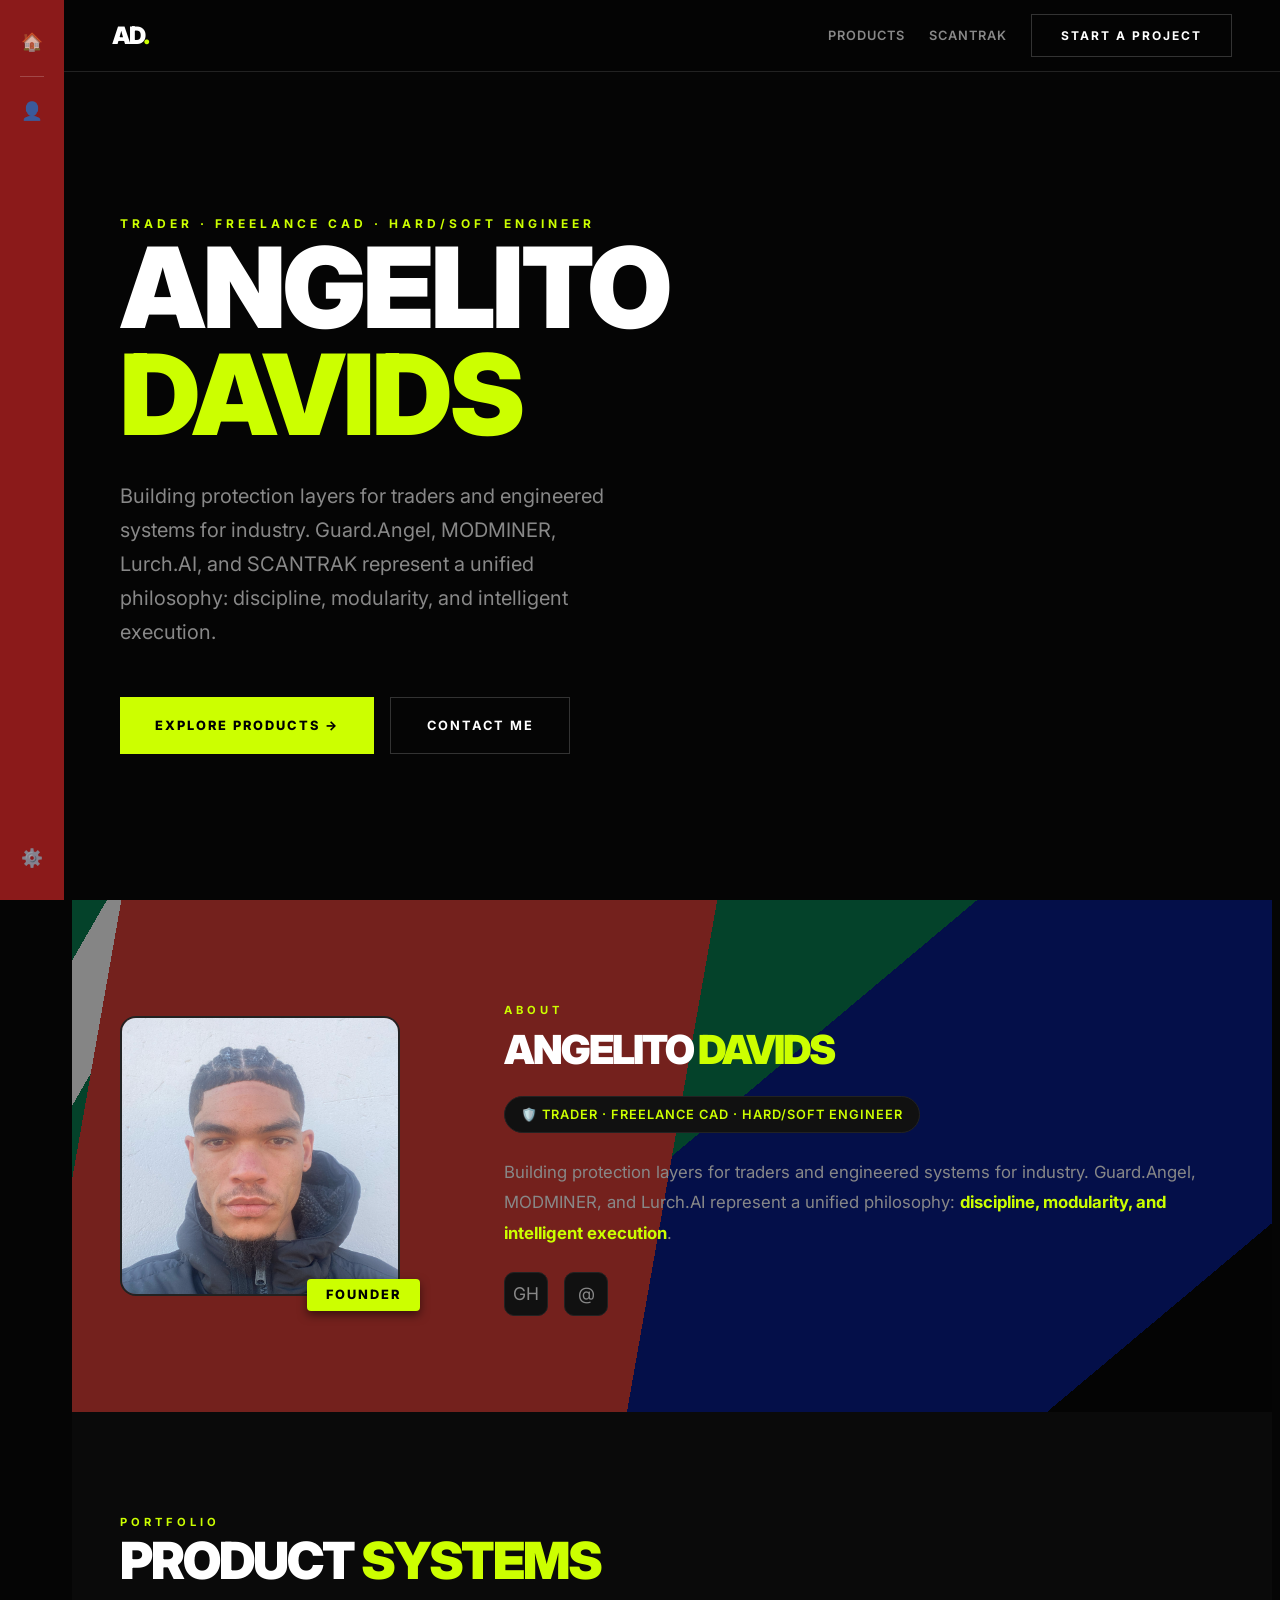
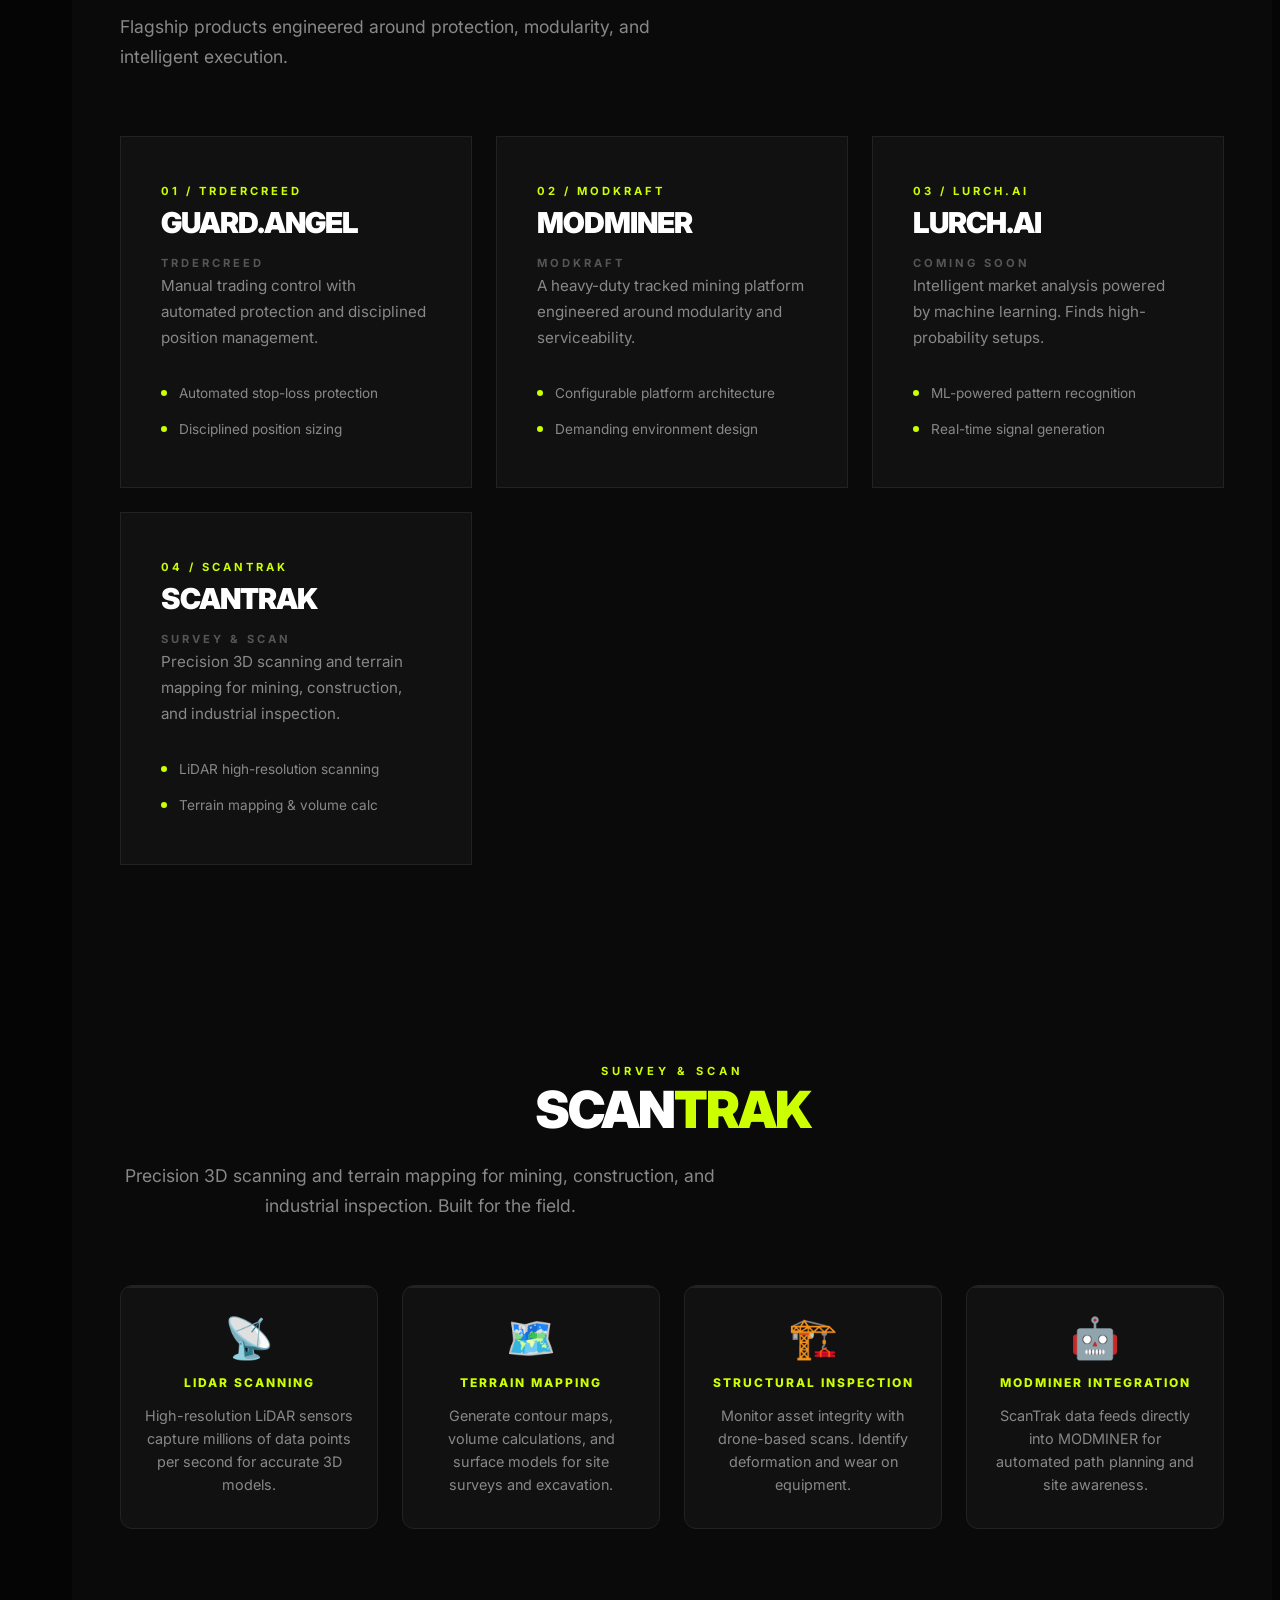
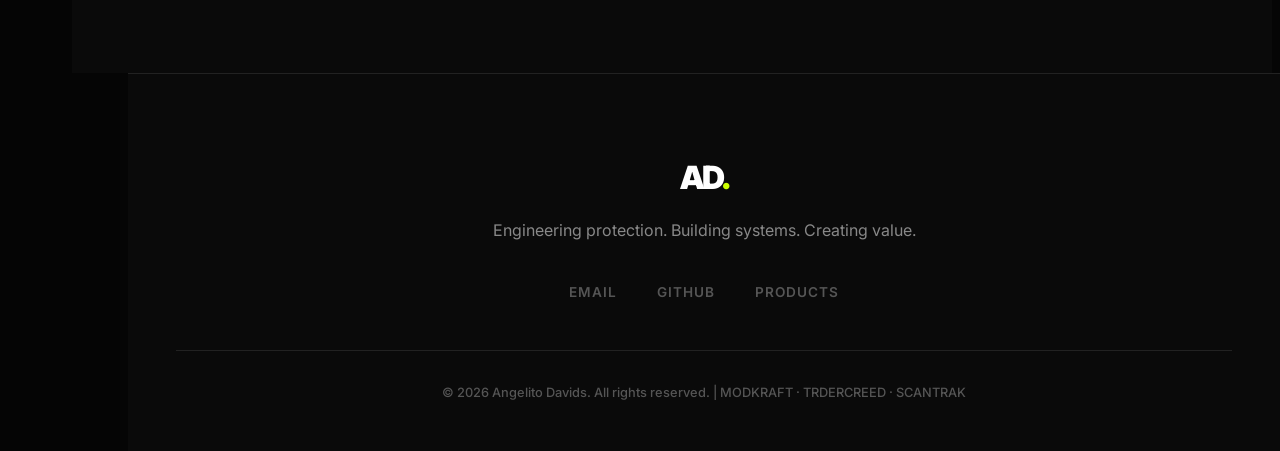
<file: index.html>
<!DOCTYPE html>
<html lang="en">
<head>
    <meta charset="UTF-8">
    <meta name="viewport" content="width=device-width, initial-scale=1.0">
    <title>Angelito Davids | Guard.Angel · MODMINER · Lurch.AI · SCANTRAK</title>
    <link rel="icon" href="data:image/svg+xml,<svg xmlns=%22http://www.w3.org/2000/svg%22 viewBox=%220 0 100 100%22><text y=%22.9em%22 font-size=%2290%22>🛡️</text></svg>">
    <link rel="preconnect" href="https://fonts.googleapis.com">
    <link rel="preconnect" href="https://fonts.gstatic.com" crossorigin>
    <link href="https://fonts.googleapis.com/css2?family=Inter:wght@300;400;500;600;700;800;900&display=swap" rel="stylesheet">
    
    <style>
        :root {
            --bg: #050505;
            --bg-elevated: #0a0a0a;
            --surface: #111111;
            --surface-hover: #1a1a1a;
            --lime: #ccff00;
            --text: #ffffff;
            --text-dim: #888888;
            --text-muted: #555555;
            --border: #222222;
            --border-light: #333333;
            --red-sidebar: #8b1a1a;
        }
        * { margin: 0; padding: 0; box-sizing: border-box; }
        html { scroll-behavior: smooth; }

        body {
            font-family: 'Inter', sans-serif;
            background: var(--bg);
            color: var(--text);
            line-height: 1.5;
            overflow-x: hidden;
        }

        .sidebar {
            position: fixed;
            left: 0; top: 0; bottom: 0;
            width: 64px;
            background: var(--red-sidebar);
            z-index: 1000;
            display: flex;
            flex-direction: column;
            align-items: center;
            padding: 1.5rem 0;
            gap: 1.5rem;
        }
        .sidebar-icon {
            width: 36px; height: 36px;
            display: flex; align-items: center; justify-content: center;
            border-radius: 8px;
            color: rgba(255,255,255,0.7);
            font-size: 1.1rem;
            cursor: pointer;
            transition: all 0.2s;
        }
        .sidebar-icon:hover { background: rgba(255,255,255,0.1); color: #fff; }
        .sidebar-top { display: flex; flex-direction: column; gap: 0.5rem; align-items: center; }
        .sidebar-divider { width: 24px; height: 1px; background: rgba(255,255,255,0.2); margin: 0.5rem 0; }
        .sidebar-bottom { margin-top: auto; display: flex; flex-direction: column; gap: 0.5rem; align-items: center; }

        .main { margin-left: 64px; }

        .navbar {
            position: fixed;
            top: 0; left: 64px; right: 0;
            height: 72px;
            background: rgba(5,5,5,0.9);
            backdrop-filter: blur(20px);
            border-bottom: 1px solid var(--border);
            z-index: 999;
            display: flex;
            align-items: center;
            justify-content: space-between;
            padding: 0 3rem;
        }
        .navbar .logo { font-size: 1.5rem; font-weight: 900; letter-spacing: -2px; color: #fff; }
        .navbar .logo span { color: var(--lime); }
        .nav-links { display: flex; align-items: center; gap: 1.5rem; }
        .nav-link { color: var(--text-dim); text-decoration: none; font-size: 0.8rem; font-weight: 600; transition: color 0.3s; text-transform: uppercase; letter-spacing: 1px; }
        .nav-link:hover { color: var(--lime); }
        .nav-cta {
            padding: 0.7rem 1.8rem;
            border: 1px solid var(--border-light);
            background: transparent;
            color: #fff;
            font-size: 0.75rem;
            font-weight: 700;
            letter-spacing: 2px;
            text-transform: uppercase;
            text-decoration: none;
            transition: all 0.3s;
        }
        .nav-cta:hover { border-color: var(--lime); color: var(--lime); }

        .hero {
            min-height: 100vh;
            display: flex;
            align-items: center;
            padding: 8rem 3rem 4rem;
            background: var(--bg);
        }
        .hero-content { max-width: 900px; }
        .hero-label { font-size: 0.75rem; font-weight: 700; letter-spacing: 4px; text-transform: uppercase; color: var(--lime); margin-bottom: 1.5rem; }
        .hero-title { font-size: clamp(3.5rem, 9vw, 7rem); font-weight: 900; line-height: 0.95; letter-spacing: -3px; margin-bottom: 2rem; }
        .hero-title .white { color: #fff; display: block; }
        .hero-title .lime { color: var(--lime); display: block; }
        .hero-subtitle { font-size: clamp(1rem, 2vw, 1.25rem); color: var(--text-dim); max-width: 520px; line-height: 1.7; margin-bottom: 3rem; }
        .hero-buttons { display: flex; gap: 1rem; flex-wrap: wrap; }
        .btn-lime {
            display: inline-flex; align-items: center; gap: 0.75rem;
            padding: 1.1rem 2.2rem; background: var(--lime); color: #000;
            font-size: 0.8rem; font-weight: 800; letter-spacing: 2px;
            text-transform: uppercase; text-decoration: none; border: none;
            cursor: pointer; transition: all 0.3s;
        }
        .btn-lime:hover { background: #d4ff1a; transform: translateY(-2px); box-shadow: 0 10px 40px rgba(204,255,0,0.2); }
        .btn-dark {
            display: inline-flex; align-items: center; gap: 0.75rem;
            padding: 1.1rem 2.2rem; background: transparent; color: #fff;
            font-size: 0.8rem; font-weight: 700; letter-spacing: 2px;
            text-transform: uppercase; text-decoration: none;
            border: 1px solid var(--border-light); cursor: pointer; transition: all 0.3s;
        }
        .btn-dark:hover { border-color: var(--lime); color: var(--lime); }

        .profile-section {
            background: var(--bg-elevated);
            padding: 6rem 3rem;
            position: relative;
            overflow: hidden;
        }

        /* ABSOLUTE FINAL: CSS DRAWN SA FLAG - 0 IMAGES REQUIRED */
        .profile-section::before {
            content: '';
            position: absolute;
            top: -50%;
            left: -50%;
            width: 200%;
            height: 200%;
            background: 
                linear-gradient(115deg, transparent 35%, #de3831 35%, #de3831 50%, transparent 50%),
                linear-gradient(155deg, transparent 50%, #001489 50%, #001489 65%, transparent 65%),
                linear-gradient(135deg, transparent 30%, #000 30%, #000 32%, transparent 32%),
                linear-gradient(135deg, transparent 33%, #fff 33%, #fff 35%, transparent 35%),
                linear-gradient(135deg, transparent 36%, #ffb612 36%, #ffb612 38%, transparent 38%),
                linear-gradient(180deg, #007a4b 50%, #000 50%);
            background-size: 100% 100%;
            transform: rotate(-15deg) scale(1.5);
            pointer-events: none;
            z-index: 0;
            opacity: 0.5;
        }

        .profile-inner {
            position: relative; z-index: 1;
            max-width: 1200px; margin: 0 auto;
            display: grid; grid-template-columns: 320px 1fr;
            gap: 4rem; align-items: center;
        }

        .profile-image-wrap {
            position: relative;
            display: inline-block;
        }
        .profile-image {
            width: 280px; height: 280px;
            border-radius: 16px;
            object-fit: cover;
            border: 2px solid var(--border);
            display: block;
        }
        .profile-image-badge {
            position: absolute; 
            bottom: -15px; right: 20px;
            background: var(--lime); color: #000;
            padding: 0.4rem 1.2rem; font-size: 0.8rem; font-weight: 800;
            letter-spacing: 2px; text-transform: uppercase; border-radius: 4px;
            box-shadow: 0 4px 10px rgba(0,0,0,0.5);
        }

        .profile-text h2 { font-size: 2.5rem; font-weight: 900; letter-spacing: -2px; margin-bottom: 1rem; }
        .profile-text h2 span { color: var(--lime); }
        .profile-text p { color: var(--text-dim); line-height: 1.8; font-size: 1.05rem; margin-bottom: 1.5rem; }
        .profile-role {
            display: inline-flex; align-items: center; gap: 0.5rem;
            background: var(--surface); border: 1px solid var(--border);
            padding: 0.5rem 1rem; border-radius: 100px;
            font-size: 0.8rem; color: var(--lime);
            font-weight: 600; letter-spacing: 1px; margin-bottom: 1.5rem;
        }
        .profile-socials { display: flex; gap: 1rem; margin-top: 1.5rem; }
        .profile-socials a {
            width: 44px; height: 44px; border-radius: 10px;
            background: var(--surface); border: 1px solid var(--border);
            display: flex; align-items: center; justify-content: center;
            color: var(--text-dim); text-decoration: none; font-size: 1.1rem; transition: all 0.3s;
        }
        .profile-socials a:hover { border-color: var(--lime); color: var(--lime); transform: translateY(-2px); }

        section { padding: 6rem 3rem; max-width: 1200px; margin: 0 auto; }
        .section-label { font-size: 0.7rem; font-weight: 700; letter-spacing: 4px; text-transform: uppercase; color: var(--lime); margin-bottom: 1.5rem; }
        .section-title { font-size: clamp(2rem, 4vw, 3.5rem); font-weight: 900; letter-spacing: -2px; line-height: 1.1; margin-bottom: 1.5rem; }
        .section-title .lime { color: var(--lime); }
        .section-desc { color: var(--text-dim); font-size: 1.1rem; line-height: 1.7; max-width: 600px; }

        .products { background: var(--bg-elevated); }
        .products-grid { display: grid; grid-template-columns: repeat(auto-fit, minmax(320px, 1fr)); gap: 1.5rem; margin-top: 4rem; }
        .product-card {
            background: var(--surface); border: 1px solid var(--border);
            padding: 2.5rem; transition: all 0.4s ease; position: relative;
        }
        .product-card::before { content: ''; position: absolute; top: 0; left: 0; width: 100%; height: 2px; background: var(--lime); transform: scaleX(0); transform-origin: left; transition: transform 0.4s ease; }
        .product-card:hover::before { transform: scaleX(1); }
        .product-card:hover { border-color: var(--border-light); background: var(--surface-hover); }
        .product-number { font-size: 0.7rem; font-weight: 700; letter-spacing: 3px; color: var(--lime); margin-bottom: 1rem; }
        .product-card h3 { font-size: 1.8rem; font-weight: 900; letter-spacing: -1px; margin-bottom: 0.3rem; }
        .product-card .brand { font-size: 0.7rem; font-weight: 700; letter-spacing: 3px; color: var(--text-muted); text-transform: uppercase; margin-bottom: 1.5rem; }
        .product-card p { color: var(--text-dim); line-height: 1.7; font-size: 0.95rem; margin-bottom: 1.5rem; }
        .product-features li { padding: 0.5rem 0; color: var(--text-dim); font-size: 0.85rem; display: flex; align-items: center; gap: 0.75rem; }
        .product-features li::before { content: ''; width: 6px; height: 6px; background: var(--lime); border-radius: 50%; }

        .scantrak-section { background: var(--bg-elevated); padding: 6rem 3rem; }
        .scantrak-header { text-align: center; margin-bottom: 4rem; }
        .scantrak-grid { display: grid; grid-template-columns: repeat(4, 1fr); gap: 1.5rem; margin-bottom: 3rem; }
        .scantrak-card {
            background: var(--surface); border: 1px solid var(--border); border-radius: 12px;
            padding: 2rem 1.5rem; text-align: center; transition: all 0.3s; position: relative; overflow: hidden;
        }
        .scantrak-card::before { content: ''; position: absolute; top: 0; left: 0; right: 0; height: 2px; background: var(--border); transition: all 0.3s; }
        .scantrak-card:hover::before { background: var(--lime); box-shadow: 0 0 15px rgba(204,255,0,0.2); }
        .scantrak-card:hover { border-color: var(--border-light); transform: translateY(-4px); }
        .scantrak-icon { font-size: 2.5rem; margin-bottom: 1rem; line-height: 1; }
        .scantrak-card h4 { font-size: 0.75rem; font-weight: 800; letter-spacing: 2px; text-transform: uppercase; color: var(--lime); margin-bottom: 0.75rem; }
        .scantrak-card p { color: var(--text-dim); font-size: 0.9rem; line-height: 1.6; }

        .fade-up { opacity: 0; transform: translateY(40px); transition: opacity 0.8s ease, transform 0.8s ease; }
        .fade-up.visible { opacity: 1; transform: translateY(0); }

        footer { background: var(--bg-elevated); border-top: 1px solid var(--border); padding: 5rem 3rem 3rem; margin-left: 64px; }
        .footer-inner { max-width: 1200px; margin: 0 auto; text-align: center; }
        .footer-logo { font-size: 2rem; font-weight: 900; letter-spacing: -2px; color: #fff; margin-bottom: 1rem; }
        .footer-logo span { color: var(--lime); }
        .footer-links { display: flex; justify-content: center; gap: 2.5rem; margin-bottom: 3rem; flex-wrap: wrap; }
        .footer-links a { color: var(--text-muted); text-decoration: none; font-size: 0.85rem; font-weight: 600; letter-spacing: 1px; text-transform: uppercase; transition: color 0.3s; }
        .footer-links a:hover { color: var(--lime); }
        .footer-bottom { border-top: 1px solid var(--border); padding-top: 2rem; color: var(--text-muted); font-size: 0.8rem; font-weight: 500; }

        @media (max-width: 1024px) { .profile-inner { grid-template-columns: 1fr; text-align: center; } .profile-image-wrap { display: flex; justify-content: center; } .profile-socials { justify-content: center; } }
        @media (max-width: 900px) { .sidebar { display: none; } .main { margin-left: 0; } .navbar { left: 0; } .scantrak-grid { grid-template-columns: 1fr 1fr; } footer { margin-left: 0; } }
        @media (max-width: 600px) { .navbar { padding: 0 1.5rem; } section, .hero { padding: 4rem 1.5rem; } .hero { padding-top: 5rem; } .hero-buttons { flex-direction: column; } .btn-lime, .btn-dark { width: 100%; justify-content: center; } .scantrak-grid { grid-template-columns: 1fr; } }
    </style>
</head>
<body>
    <aside class="sidebar">
        <div class="sidebar-top">
            <div class="sidebar-icon active">🏠</div>
            <div class="sidebar-divider"></div>
            <div class="sidebar-icon">👤</div>
        </div>
        <div class="sidebar-bottom">
            <div class="sidebar-icon">⚙️</div>
        </div>
    </aside>

    <div class="main">
        <nav class="navbar">
            <div class="logo">AD<span>.</span></div>
            <div class="nav-links">
                <a href="#products" class="nav-link">Products</a>
                <a href="#scantrak" class="nav-link">ScanTrak</a>
                <a href="#contact" class="nav-cta">START A PROJECT</a>
            </div>
        </nav>

        <section class="hero">
            <div class="hero-content">
                <span class="hero-label">TRADER · FREELANCE CAD · HARD/SOFT ENGINEER</span>
                <h1 class="hero-title">
                    <span class="white">ANGELITO</span>
                    <span class="lime">DAVIDS</span>
                </h1>
                <p class="hero-subtitle">Building protection layers for traders and engineered systems for industry. Guard.Angel, MODMINER, Lurch.AI, and SCANTRAK represent a unified philosophy: discipline, modularity, and intelligent execution.</p>
                <div class="hero-buttons">
                    <a href="#products" class="btn-lime">Explore Products →</a>
                    <a href="#contact" class="btn-dark">Contact Me</a>
                </div>
            </div>
        </section>

        <section class="profile-section" id="profile">
            <div class="profile-inner">
                <div class="profile-image-wrap">
                    <img src="profile.png" alt="Angelito Davids" class="profile-image">
                    <div class="profile-image-badge">FOUNDER</div>
                </div>
                <div class="profile-text">
                    <span class="section-label">ABOUT</span>
                    <h2>ANGELITO <span>DAVIDS</span></h2>
                    <div class="profile-role">🛡️ TRADER · FREELANCE CAD · HARD/SOFT ENGINEER</div>
                    <p>Building protection layers for traders and engineered systems for industry. Guard.Angel, MODMINER, and Lurch.AI represent a unified philosophy: <strong style="color:var(--lime)">discipline, modularity, and intelligent execution</strong>.</p>
                    <div class="profile-socials">
                        <a href="https://github.com/AnglelitoDavidsdev">GH</a>
                        <a href="mailto:contact@anglelitodavids.com">@</a>
                    </div>
                </div>
            </div>
        </section>

        <section id="products" class="products">
            <div class="fade-up">
                <span class="section-label">PORTFOLIO</span>
                <h2 class="section-title">PRODUCT <span class="lime">SYSTEMS</span></h2>
                <p class="section-desc">Flagship products engineered around protection, modularity, and intelligent execution.</p>
            </div>
            <div class="products-grid">
                <div class="product-card fade-up">
                    <span class="product-number">01 / TRDERCREED</span>
                    <h3>GUARD.ANGEL</h3>
                    <span class="brand">TRDERCREED</span>
                    <p>Manual trading control with automated protection and disciplined position management.</p>
                    <ul class="product-features">
                        <li>Automated stop-loss protection</li>
                        <li>Disciplined position sizing</li>
                    </ul>
                </div>
                <div class="product-card fade-up">
                    <span class="product-number">02 / MODKRAFT</span>
                    <h3>MODMINER</h3>
                    <span class="brand">MODKRAFT</span>
                    <p>A heavy-duty tracked mining platform engineered around modularity and serviceability.</p>
                    <ul class="product-features">
                        <li>Configurable platform architecture</li>
                        <li>Demanding environment design</li>
                    </ul>
                </div>
                <div class="product-card fade-up">
                    <span class="product-number">03 / LURCH.AI</span>
                    <h3>LURCH.AI</h3>
                    <span class="brand">COMING SOON</span>
                    <p>Intelligent market analysis powered by machine learning. Finds high-probability setups.</p>
                    <ul class="product-features">
                        <li>ML-powered pattern recognition</li>
                        <li>Real-time signal generation</li>
                    </ul>
                </div>
                <div class="product-card fade-up">
                    <span class="product-number">04 / SCANTRAK</span>
                    <h3>SCANTRAK</h3>
                    <span class="brand">SURVEY & SCAN</span>
                    <p>Precision 3D scanning and terrain mapping for mining, construction, and industrial inspection.</p>
                    <ul class="product-features">
                        <li>LiDAR high-resolution scanning</li>
                        <li>Terrain mapping & volume calc</li>
                    </ul>
                </div>
            </div>
        </section>

        <section id="scantrak" class="scantrak-section">
            <div class="scantrak-header fade-up">
                <span class="section-label">SURVEY & SCAN</span>
                <h2 class="section-title">SCAN<span class="lime">TRAK</span></h2>
                <p class="section-desc">Precision 3D scanning and terrain mapping for mining, construction, and industrial inspection. Built for the field.</p>
            </div>
            <div class="scantrak-grid fade-up">
                <div class="scantrak-card">
                    <div class="scantrak-icon">📡</div>
                    <h4>LiDAR SCANNING</h4>
                    <p>High-resolution LiDAR sensors capture millions of data points per second for accurate 3D models.</p>
                </div>
                <div class="scantrak-card">
                    <div class="scantrak-icon">🗺️</div>
                    <h4>TERRAIN MAPPING</h4>
                    <p>Generate contour maps, volume calculations, and surface models for site surveys and excavation.</p>
                </div>
                <div class="scantrak-card">
                    <div class="scantrak-icon">🏗️</div>
                    <h4>STRUCTURAL INSPECTION</h4>
                    <p>Monitor asset integrity with drone-based scans. Identify deformation and wear on equipment.</p>
                </div>
                <div class="scantrak-card">
                    <div class="scantrak-icon">🤖</div>
                    <h4>MODMINER INTEGRATION</h4>
                    <p>ScanTrak data feeds directly into MODMINER for automated path planning and site awareness.</p>
                </div>
            </div>
        </section>

        <footer id="contact">
            <div class="footer-inner">
                <div class="footer-logo">AD<span>.</span></div>
                <p style="color:var(--text-dim); margin-bottom:2.5rem; font-size:1rem;">Engineering protection. Building systems. Creating value.</p>
                <div class="footer-links">
                    <a href="mailto:contact@anglelitodavids.com">Email</a>
                    <a href="https://github.com/AnglelitoDavidsdev">GitHub</a>
                    <a href="#products">Products</a>
                </div>
                <div class="footer-bottom">
                    <p>© 2026 Angelito Davids. All rights reserved. | MODKRAFT · TRDERCREED · SCANTRAK</p>
                </div>
            </div>
        </footer>
    </div>

    <script>
        const observer = new IntersectionObserver((entries) => {
            entries.forEach(entry => {
                if (entry.isIntersecting) entry.target.classList.add('visible');
            });
        }, { threshold: 0.1 });
        document.querySelectorAll('.fade-up').forEach(el => observer.observe(el));
    </script>
</body>
</html>
</file>
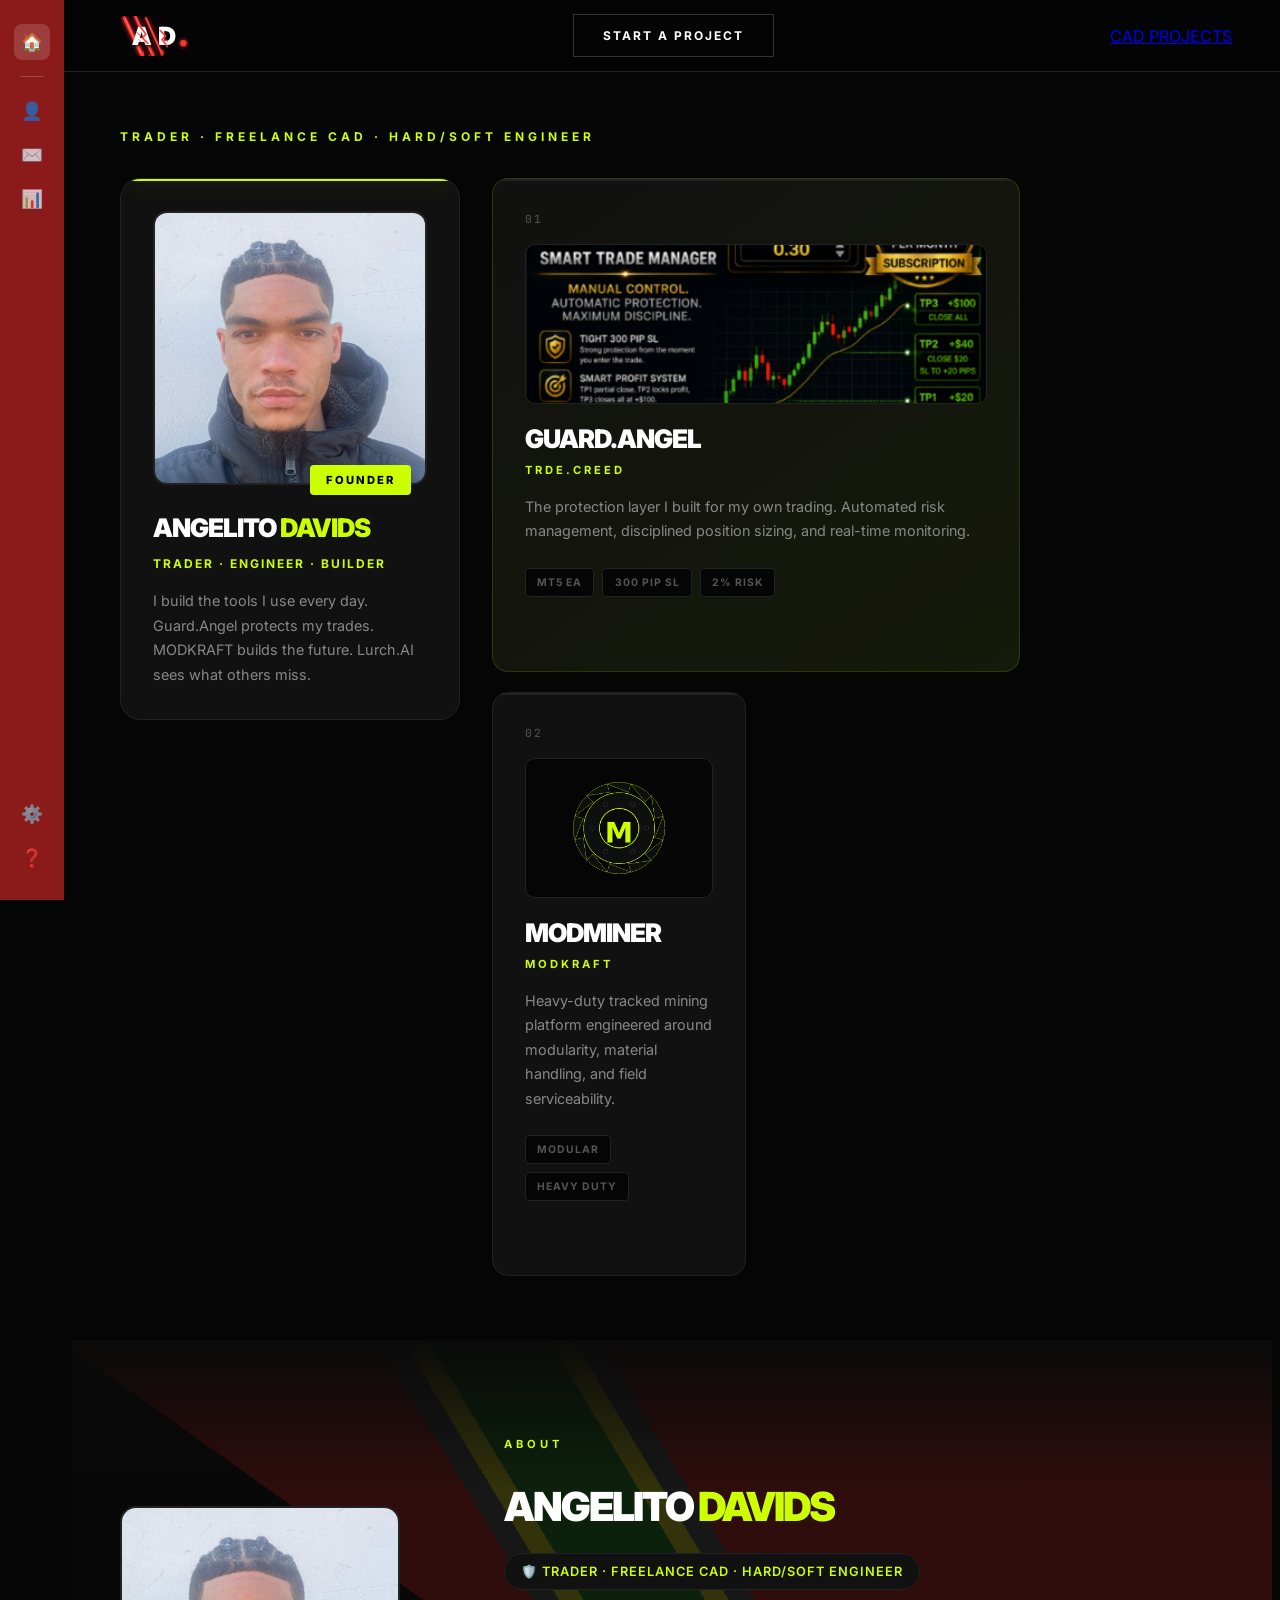
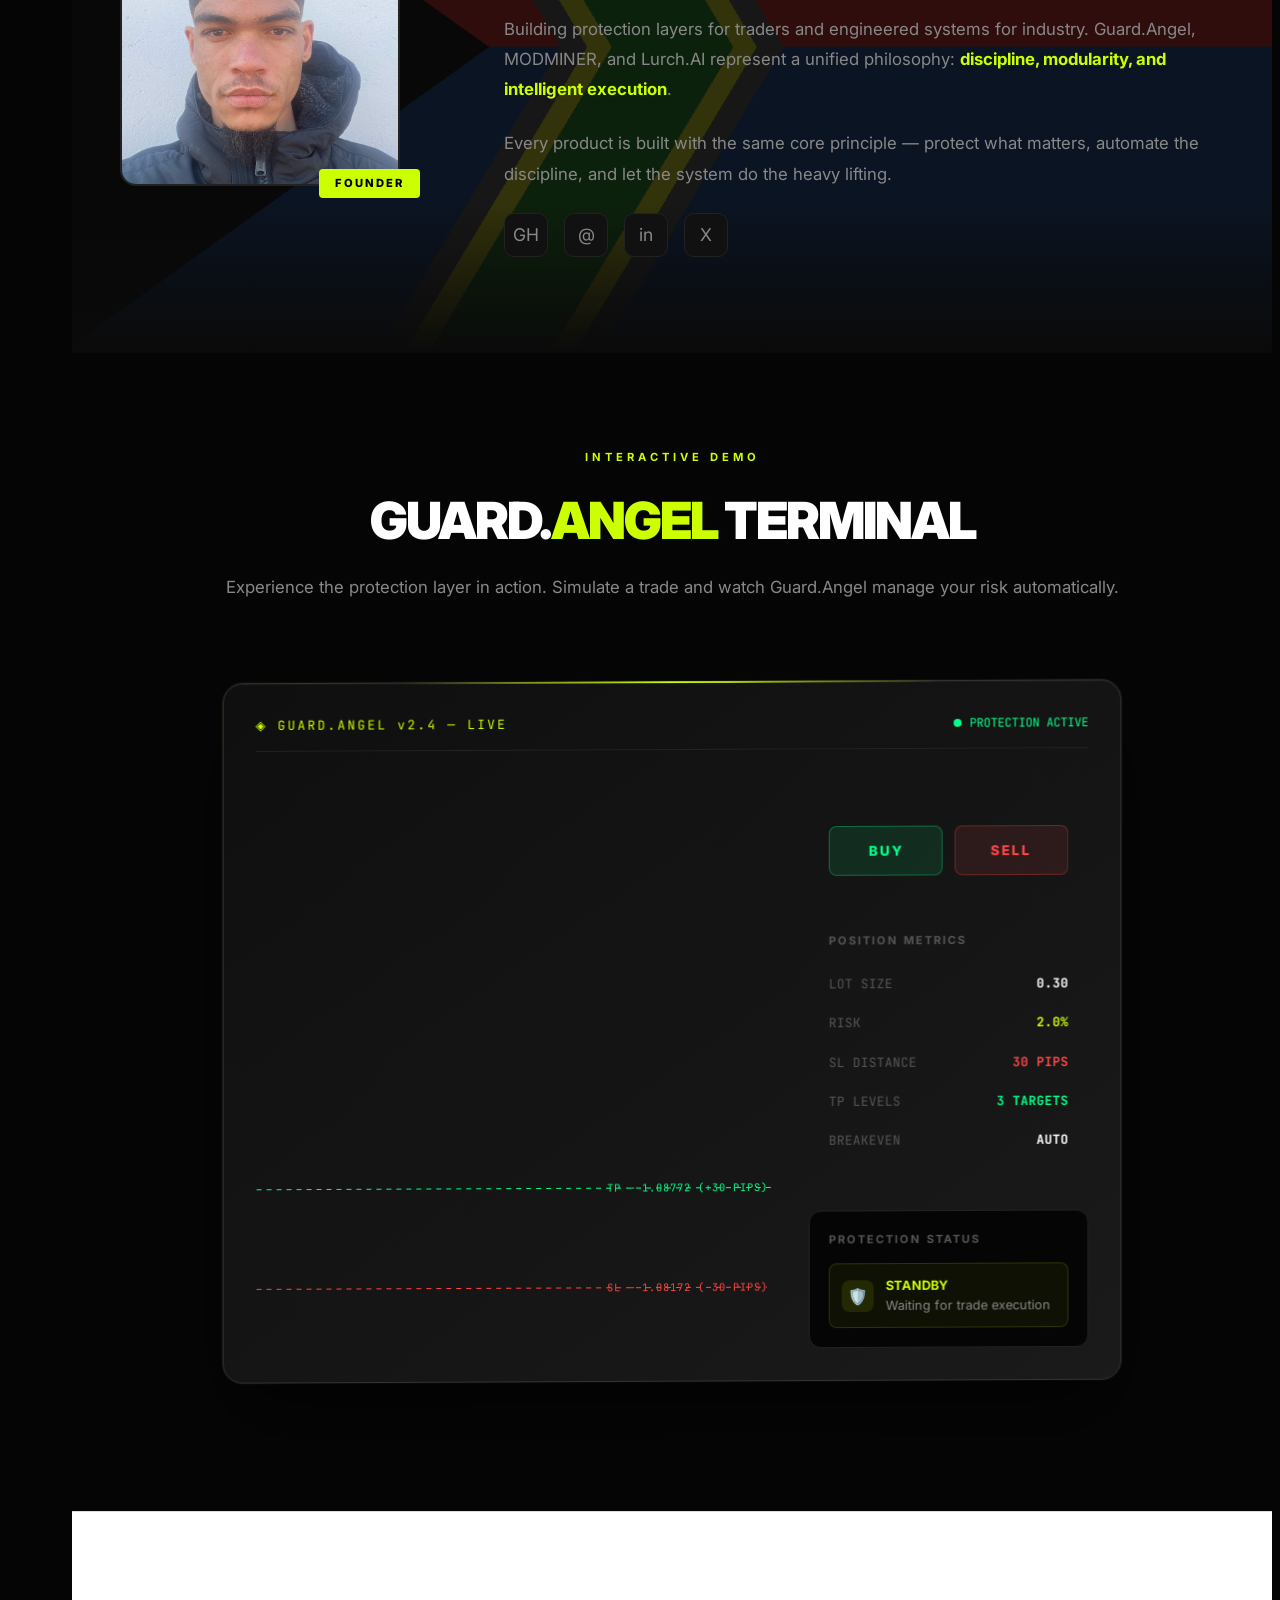
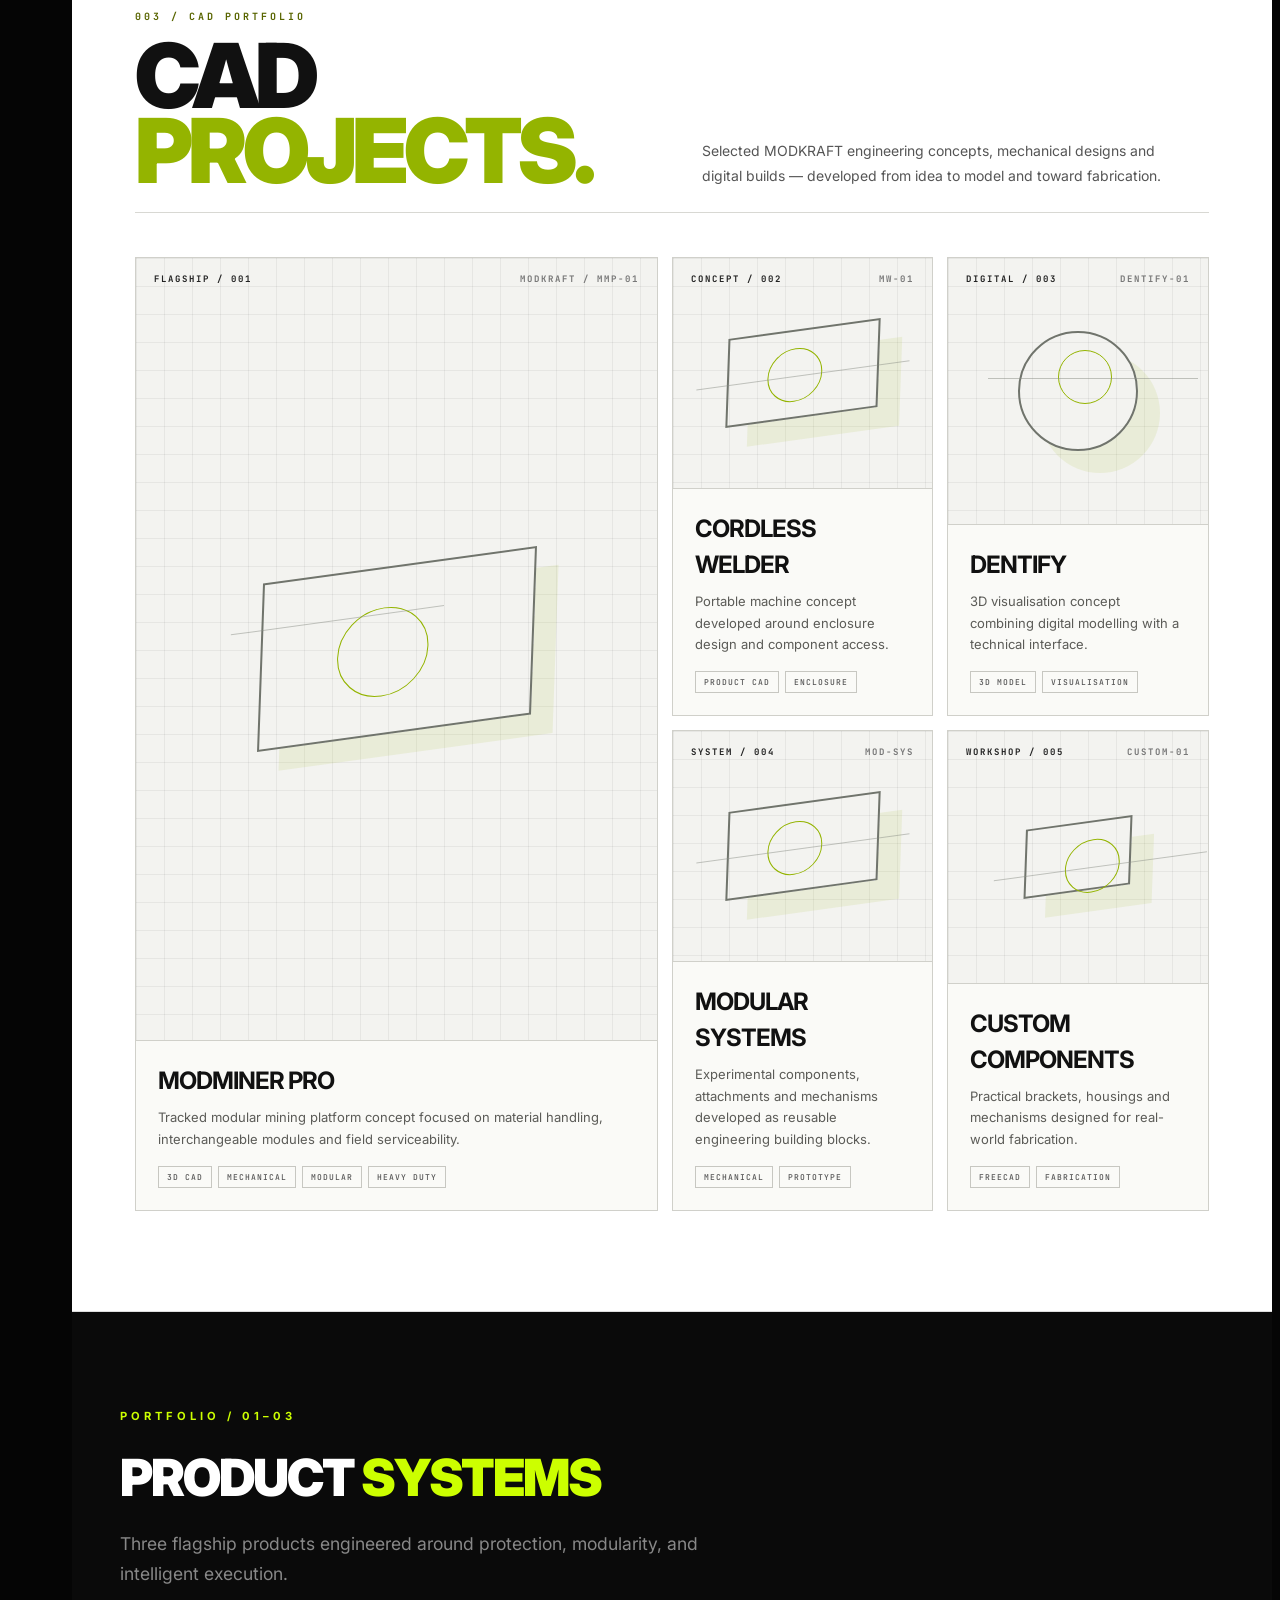
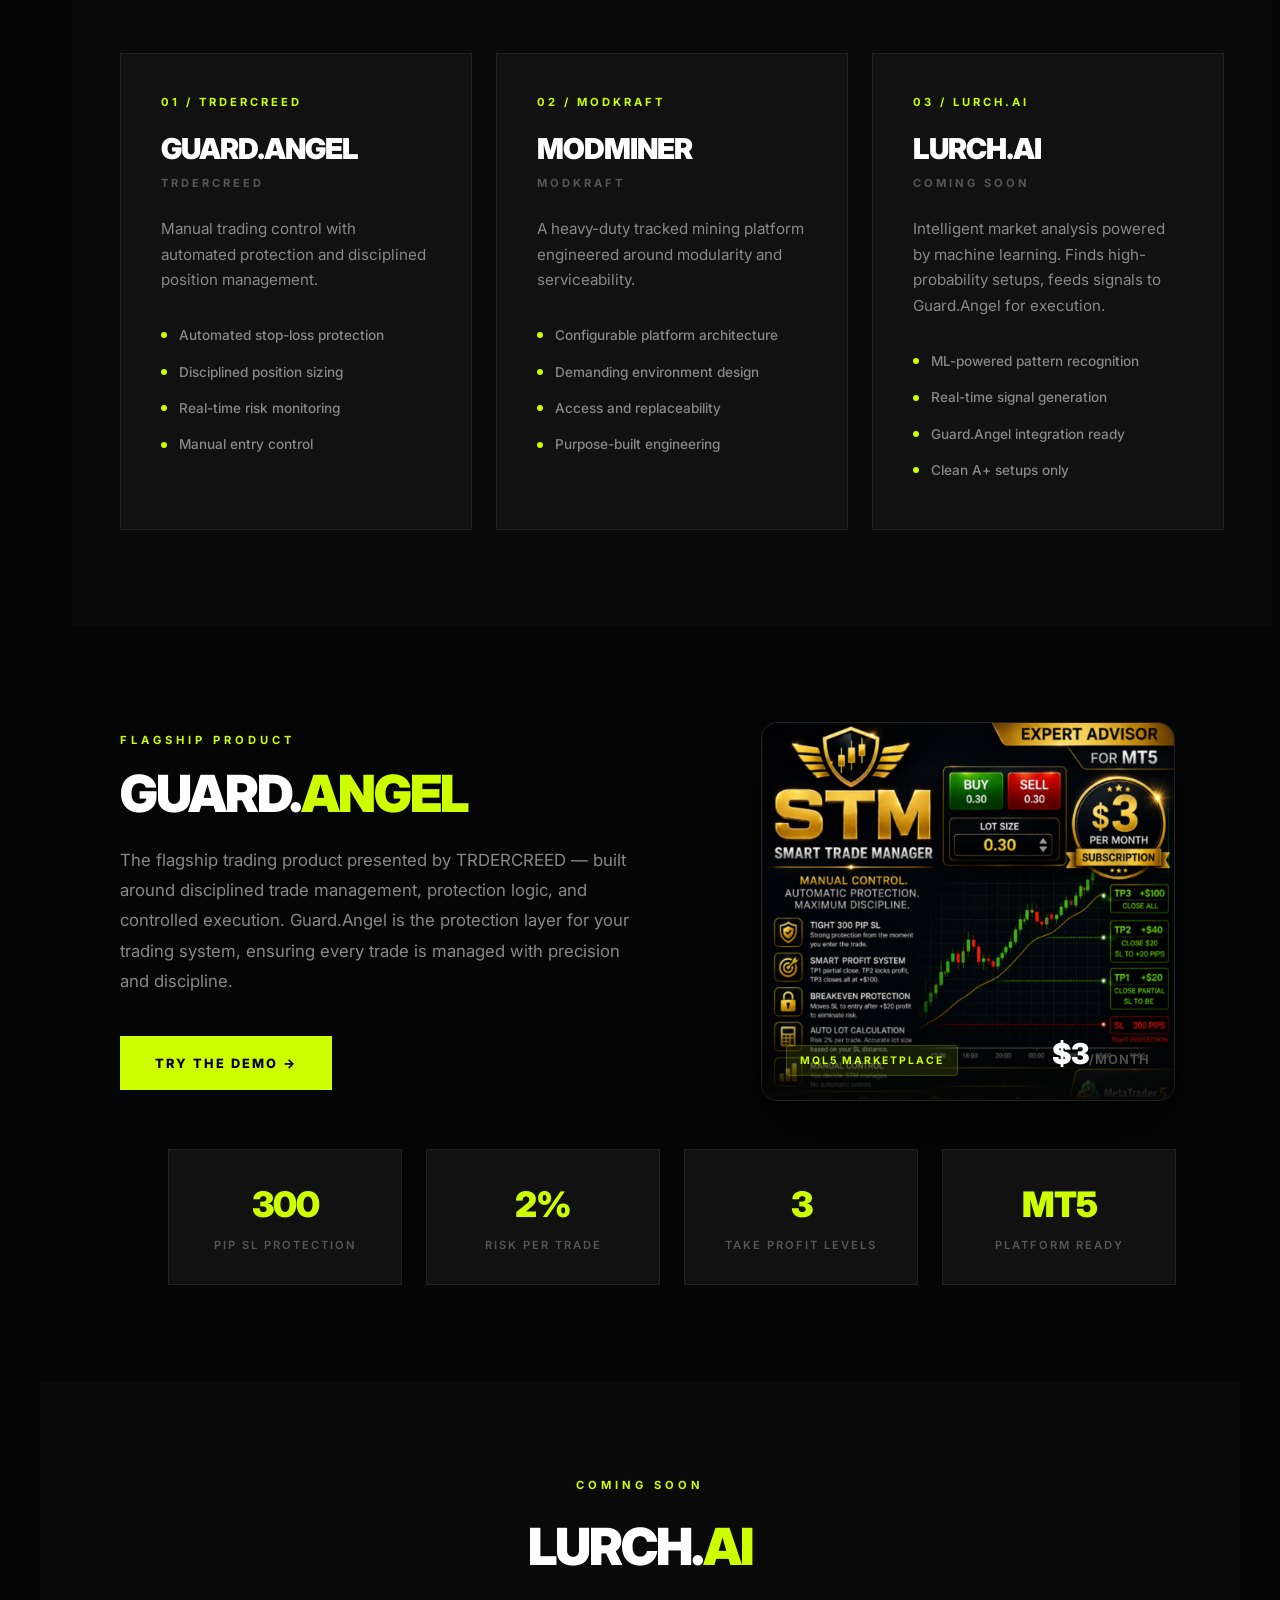
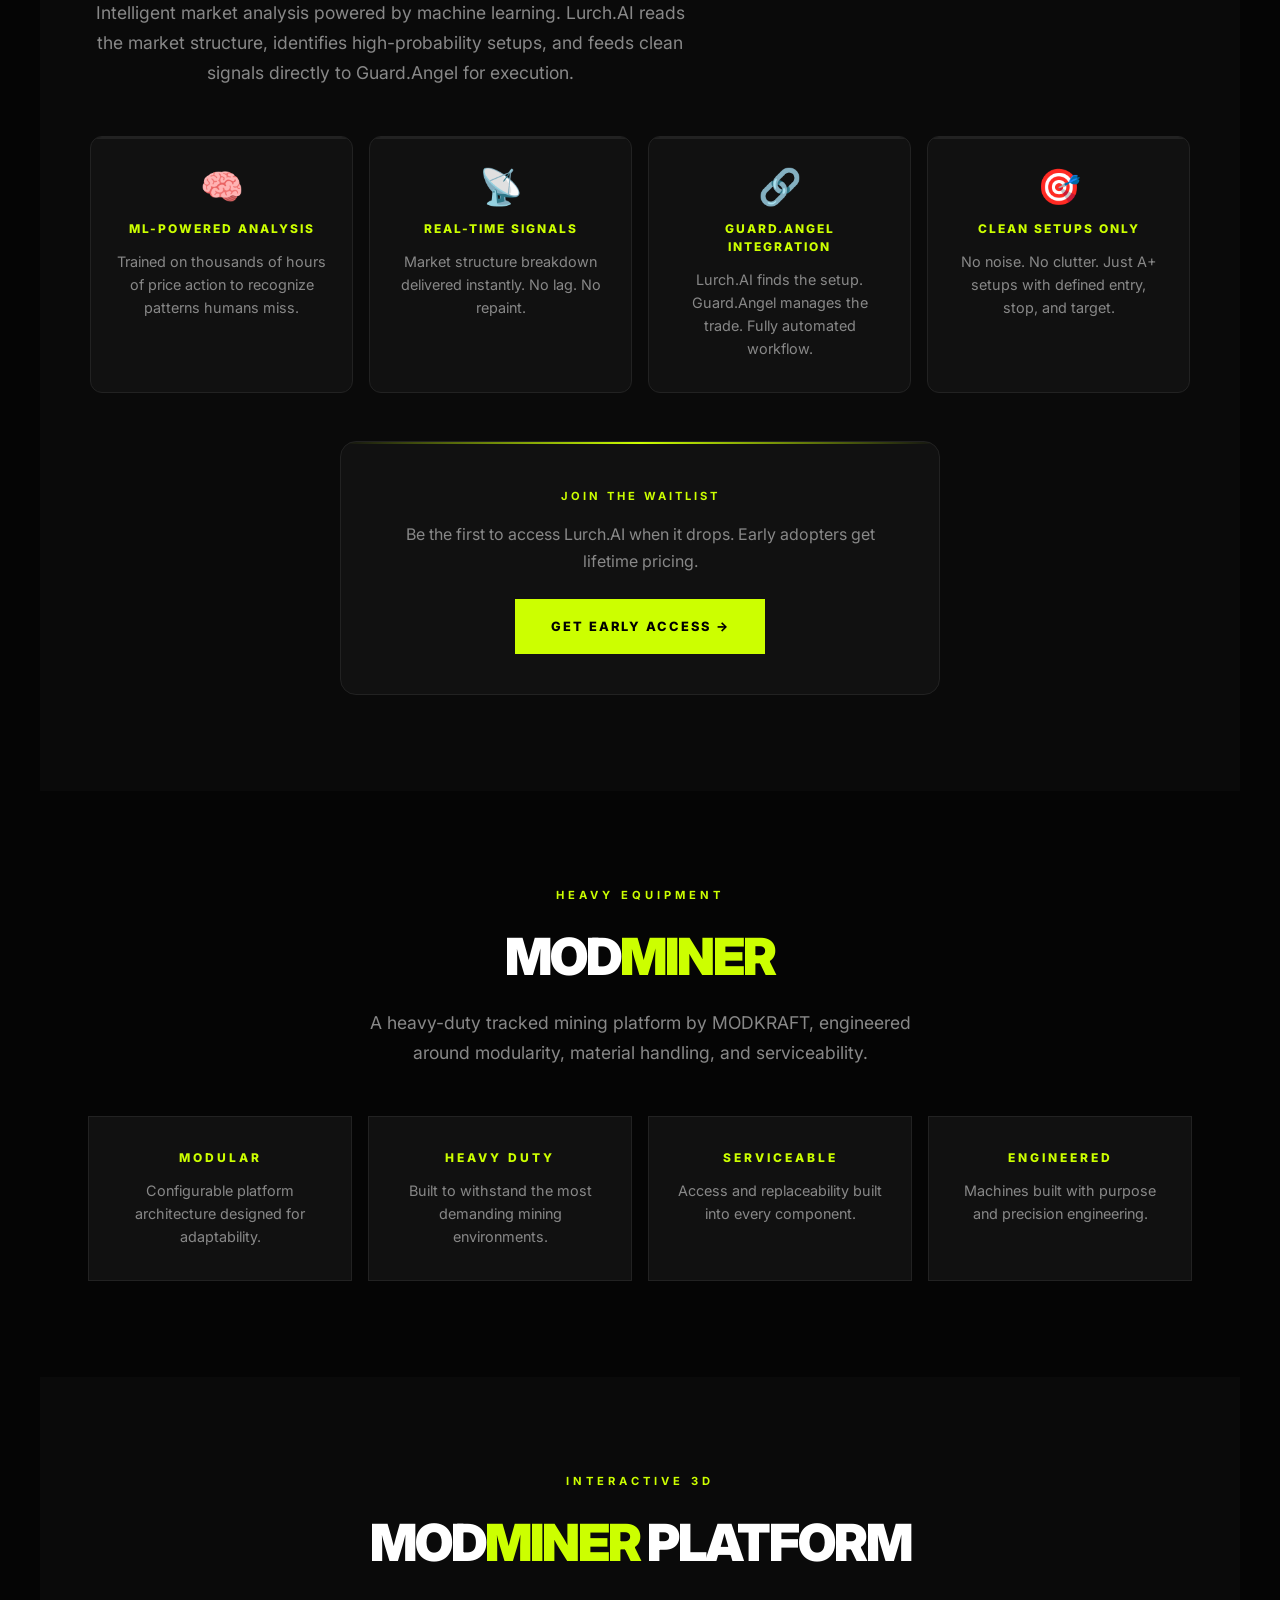
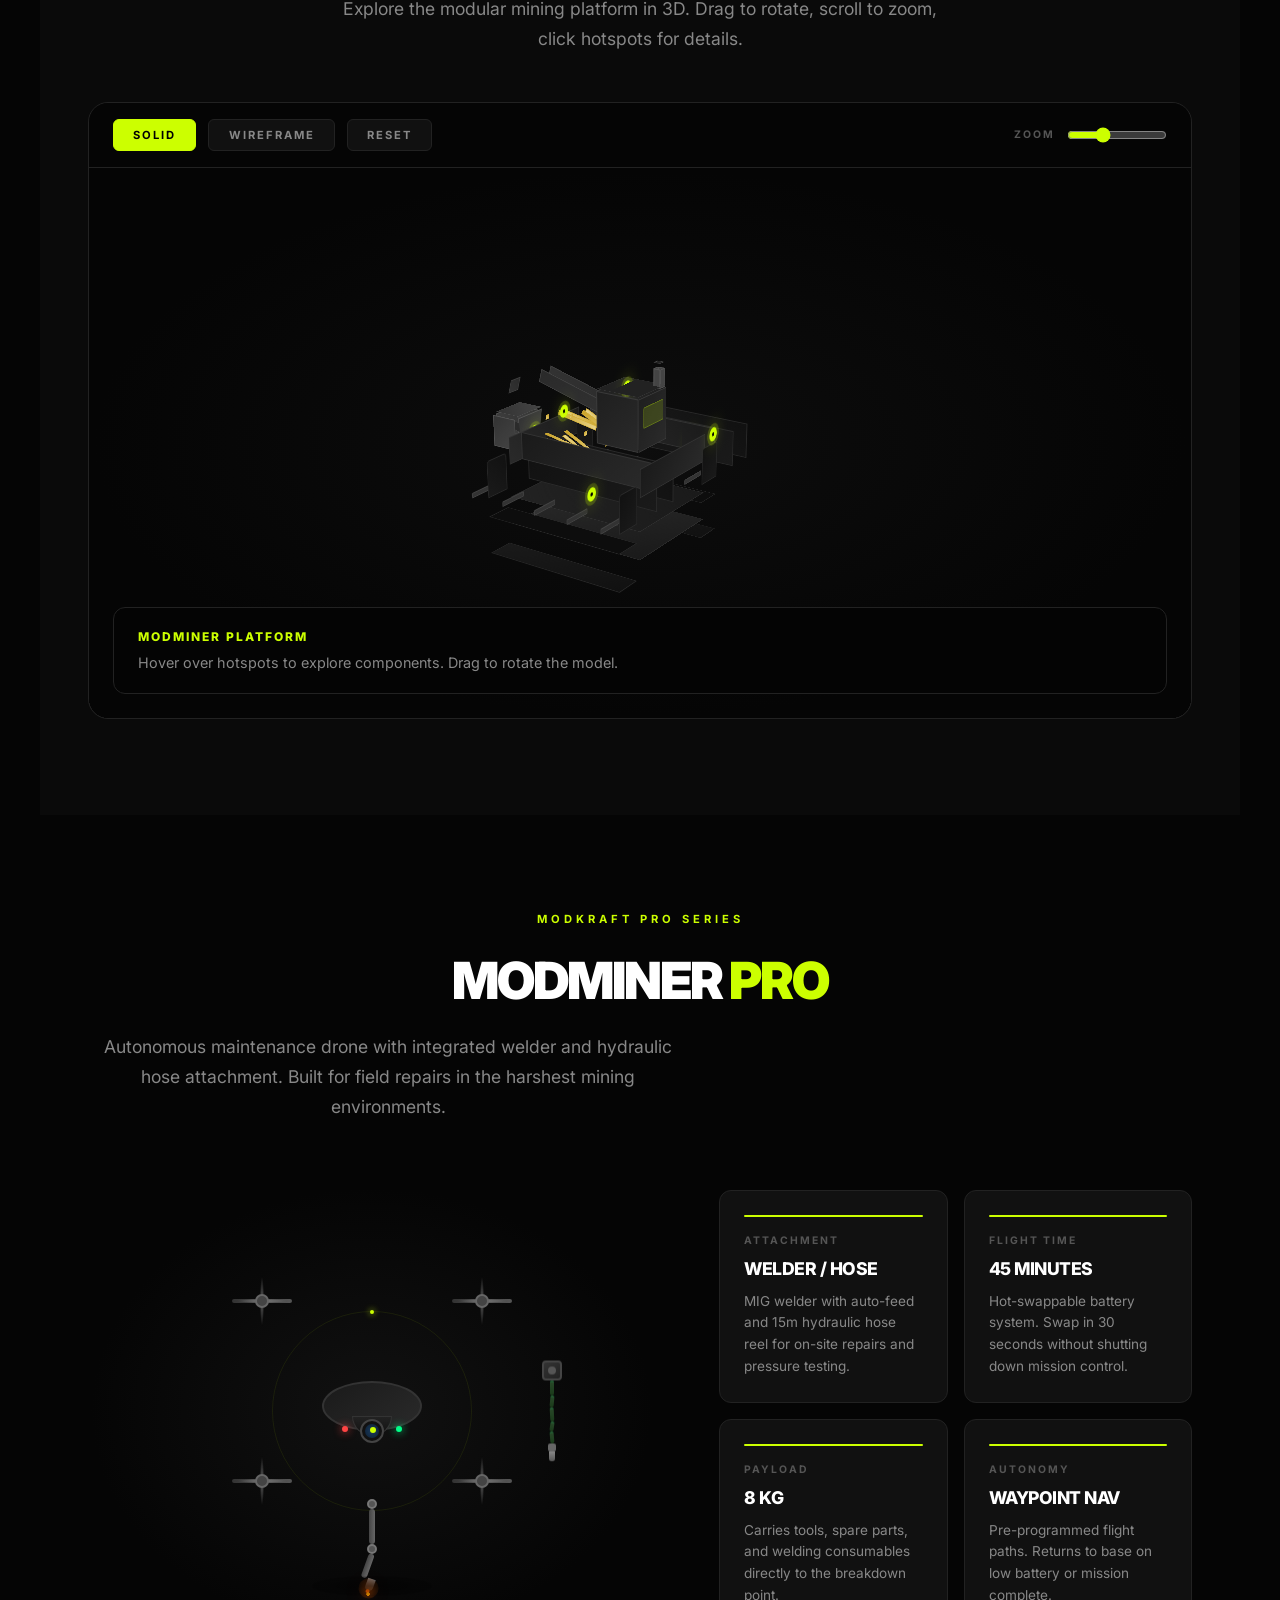
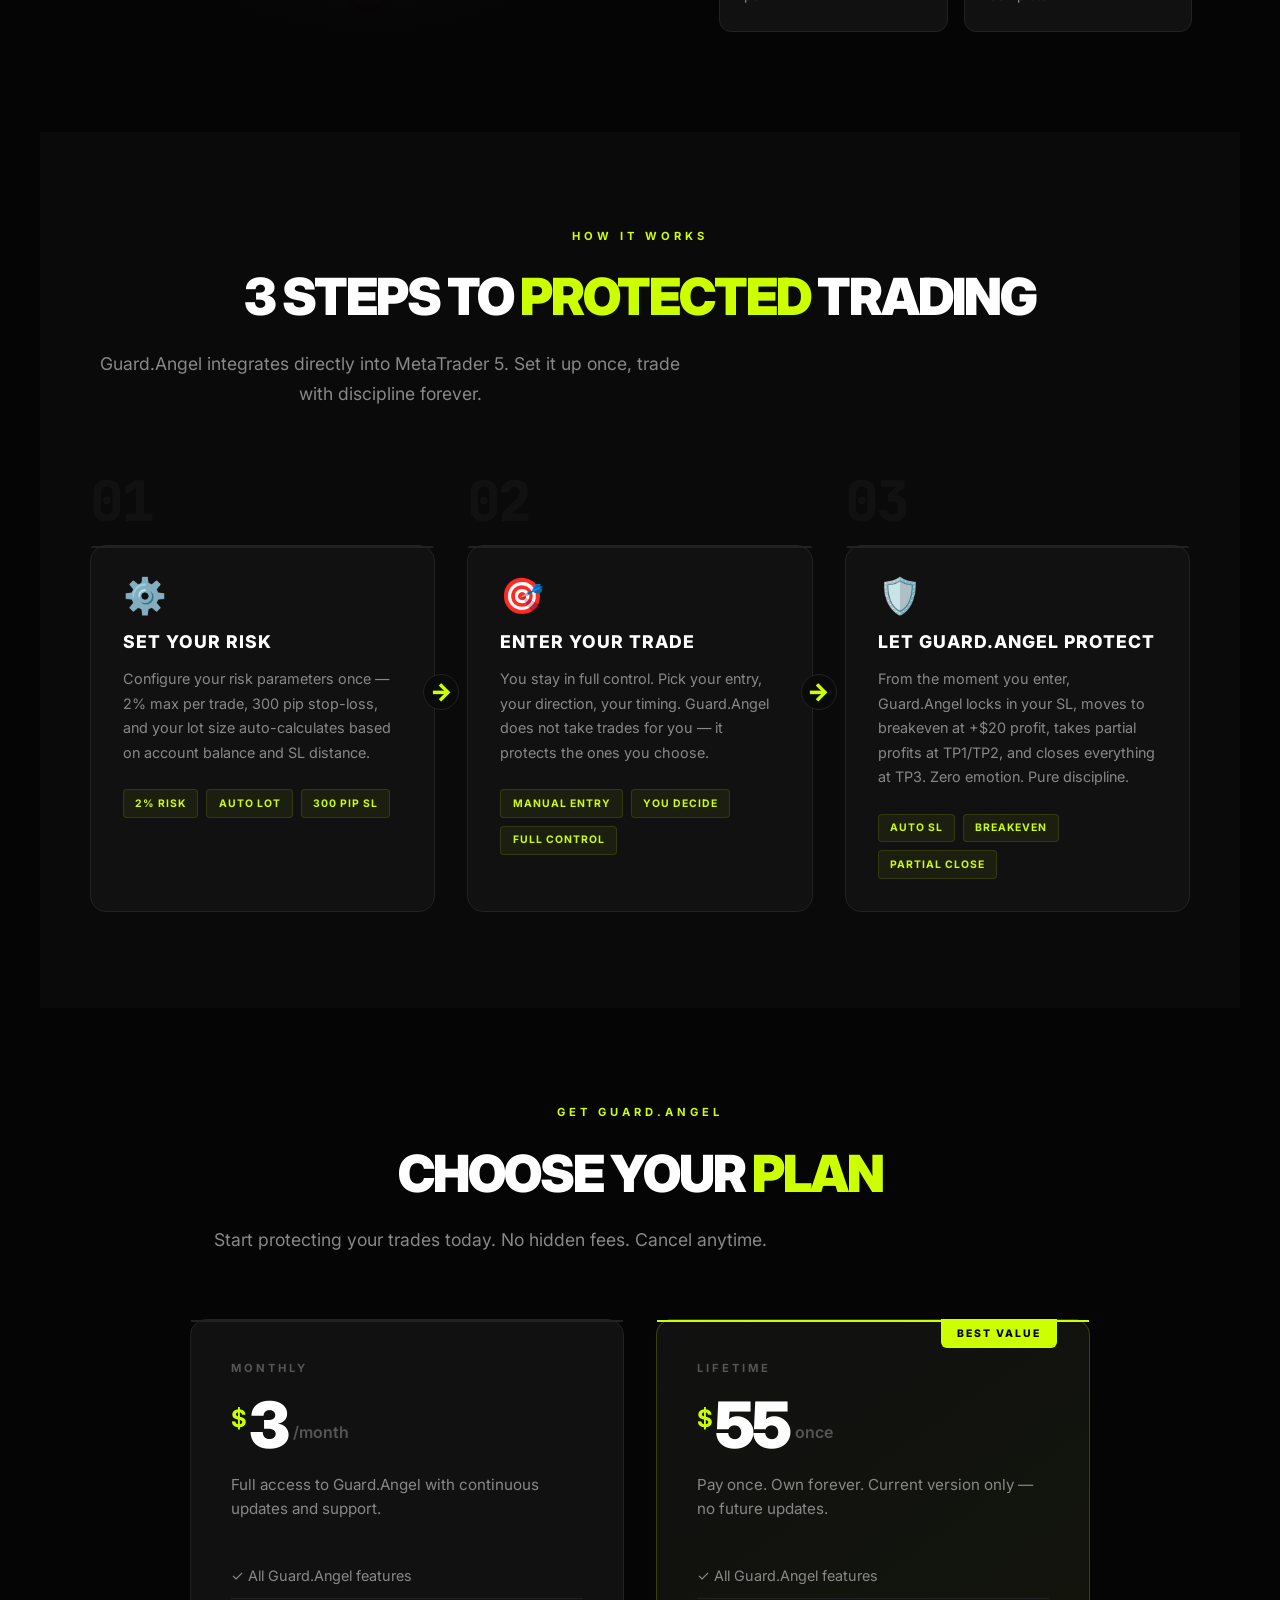
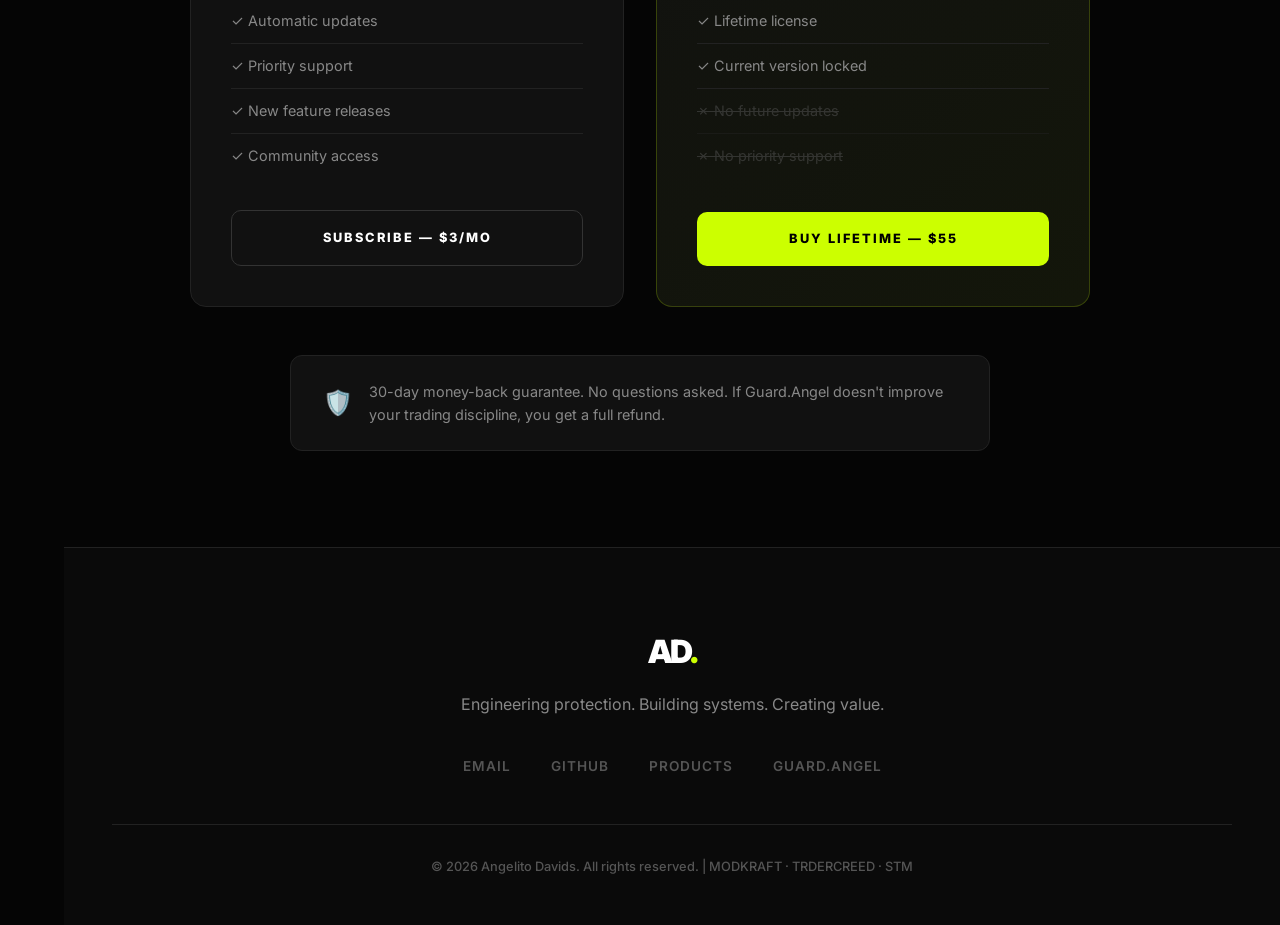
<file: INDEX.html>
<!DOCTYPE html>
<html lang="en">
<head>
    <meta charset="UTF-8">
    <meta name="viewport" content="width=device-width, initial-scale=1.0">
    <title>Angelito Davids | Guard.Angel · MODMINER · Lurch.AI</title>
    <meta name="description" content="Guard.Angel trading protection, MODMINER modular mining platforms, and Lurch.AI intelligent analysis. Built to protect.">
    <meta name="author" content="Angelito Davids">
    <meta property="og:title" content="Angelito Davids | Guard.Angel · MODMINER · Lurch.AI">
    <meta property="og:description" content="The protection layer for your trading system.">
    <meta property="og:type" content="website">
    <link rel="icon" href="data:image/svg+xml,<svg xmlns=%22http://www.w3.org/2000/svg%22 viewBox=%220 0 100 100%22><text y=%22.9em%22 font-size=%2290%22>🛡️</text></svg>">
    <link rel="preconnect" href="https://fonts.googleapis.com">
    <link rel="preconnect" href="https://fonts.gstatic.com" crossorigin>
    <link href="https://fonts.googleapis.com/css2?family=Inter:wght@300;400;500;600;700;800;900&family=JetBrains+Mono:wght@400;500;700&display=swap" rel="stylesheet">
    <style>
        :root {
            --bg: #050505;
            --bg-elevated: #0a0a0a;
            --surface: #111111;
            --surface-hover: #1a1a1a;
            --lime: #ccff00;
            --lime-dim: #aacc00;
            --lime-glow: rgba(204,255,0,0.15);
            --text: #ffffff;
            --text-dim: #888888;
            --text-muted: #555555;
            --border: #222222;
            --border-light: #333333;
            --red: #ff4444;
            --green: #00ff88;
            --red-sidebar: #8b1a1a;
        }

        * { margin: 0; padding: 0; box-sizing: border-box; }
        html { scroll-behavior: smooth; }

        body {
            font-family: 'Inter', -apple-system, BlinkMacSystemFont, sans-serif;
            background: var(--bg);
            color: var(--text);
            line-height: 1.5;
            overflow-x: hidden;
            -webkit-font-smoothing: antialiased;
        }

        /* ===== SIDEBAR ===== */
        .sidebar {
            position: fixed;
            left: 0; top: 0; bottom: 0;
            width: 64px;
            background: var(--red-sidebar);
            z-index: 1000;
            display: flex;
            flex-direction: column;
            align-items: center;
            padding: 1.5rem 0;
            gap: 1.5rem;
        }
        .sidebar-icon {
            width: 36px; height: 36px;
            display: flex; align-items: center; justify-content: center;
            border-radius: 8px;
            color: rgba(255,255,255,0.7);
            font-size: 1.1rem;
            cursor: pointer;
            transition: all 0.2s;
        }
        .sidebar-icon:hover { background: rgba(255,255,255,0.1); color: #fff; }
        .sidebar-icon.active { background: rgba(255,255,255,0.15); color: #fff; }
        .sidebar-top { display: flex; flex-direction: column; gap: 0.5rem; align-items: center; }
        .sidebar-divider { width: 24px; height: 1px; background: rgba(255,255,255,0.2); margin: 0.5rem 0; }
        .sidebar-bottom { margin-top: auto; display: flex; flex-direction: column; gap: 0.5rem; align-items: center; }

        /* ===== MAIN LAYOUT ===== */
        .main { margin-left: 64px; }

        /* ===== NAVBAR ===== */
        .navbar {
            position: fixed;
            top: 0; left: 64px; right: 0;
            height: 72px;
            background: rgba(5,5,5,0.9);
            backdrop-filter: blur(20px);
            border-bottom: 1px solid var(--border);
            z-index: 999;
            display: flex;
            align-items: center;
            justify-content: space-between;
            padding: 0 3rem;
        }
        .logo { display: flex; align-items: center; }
        .wolverine-logo {
            width: 125px;
            height: 40px;
            display: block;
        }
        .wolverine-logo path[stroke="#ff3333"] {
            animation: clawRippleRed 2s ease-in-out infinite;
            transform-origin: center;
        }
        .wolverine-logo g:nth-child(2) path:nth-child(2) {
            animation-delay: 0.08s;
        }
        .wolverine-logo g:nth-child(2) path:nth-child(3) {
            animation-delay: 0.16s;
        }
        @keyframes clawRippleRed {
            0%, 100% { stroke-opacity: 1; filter: drop-shadow(0 0 3px rgba(255,51,51,0.6)); }
            50% { stroke-opacity: 0.7; filter: drop-shadow(0 0 10px rgba(255,51,51,1)); }
        }
        .wolverine-logo ellipse[fill="#ff3333"] {
            animation: bloodDrip 2.5s ease-in-out infinite;
        }
        .wolverine-logo ellipse:nth-child(2) { animation-delay: 0.3s; }
        .wolverine-logo ellipse:nth-child(3) { animation-delay: 0.6s; }
        .wolverine-logo ellipse:nth-child(4) { animation-delay: 0.9s; }
        @keyframes bloodDrip {
            0%, 100% { opacity: 0.8; transform: translateY(0) scale(1); }
            50% { opacity: 1; transform: translateY(1.5px) scale(1.1); }
        }
        .wolverine-logo circle[fill="#ff3333"] {
            animation: dotPulse 2s ease-in-out infinite;
        }
        @keyframes dotPulse {
            0%, 100% { opacity: 0.9; }
            50% { opacity: 1; filter: drop-shadow(0 0 6px rgba(255,51,51,0.8)); }
        }
        .nav-cta {
            padding: 0.7rem 1.8rem;
            border: 1px solid var(--border-light);
            background: transparent;
            color: #fff;
            font-size: 0.75rem;
            font-weight: 700;
            letter-spacing: 2px;
            text-transform: uppercase;
            cursor: pointer;
            transition: all 0.3s;
            text-decoration: none;
        }
        .nav-cta:hover { border-color: var(--lime); color: var(--lime); }

        /* ===== HERO ===== */
        .hero {
            min-height: 100vh;
            display: flex;
            align-items: center;
            padding: 8rem 3rem 4rem;
            position: relative;
            background: var(--bg);
        }
        .hero-content { max-width: 900px; }
        .hero-label {
            font-size: 0.75rem; font-weight: 700; letter-spacing: 4px;
            text-transform: uppercase; color: var(--lime); margin-bottom: 1.5rem; display: block;
        }
        .hero-title {
            font-size: clamp(3.5rem, 9vw, 7rem);
            font-weight: 900; line-height: 0.95; letter-spacing: -3px; margin-bottom: 2rem;
        }
        .hero-title .white { color: #fff; display: block; }
        .hero-title .lime { color: var(--lime); display: block; }
        .hero-subtitle {
            font-size: clamp(1rem, 2vw, 1.25rem);
            color: var(--text-dim); max-width: 520px; line-height: 1.7;
            margin-bottom: 3rem; font-weight: 400;
        }
        .hero-buttons { display: flex; gap: 1rem; flex-wrap: wrap; }
        .btn-lime {
            display: inline-flex; align-items: center; gap: 0.75rem;
            padding: 1.1rem 2.2rem; background: var(--lime); color: #000;
            font-size: 0.8rem; font-weight: 800; letter-spacing: 2px;
            text-transform: uppercase; text-decoration: none; border: none;
            cursor: pointer; transition: all 0.3s;
        }
        .btn-lime:hover { background: #d4ff1a; transform: translateY(-2px); box-shadow: 0 10px 40px rgba(204,255,0,0.2); }
        .btn-dark {
            display: inline-flex; align-items: center; gap: 0.75rem;
            padding: 1.1rem 2.2rem; background: transparent; color: #fff;
            font-size: 0.8rem; font-weight: 700; letter-spacing: 2px;
            text-transform: uppercase; text-decoration: none;
            border: 1px solid var(--border-light); cursor: pointer; transition: all 0.3s;
        }
        .btn-dark:hover { border-color: var(--lime); color: var(--lime); }

        /* ===== PROFILE SECTION ===== */
        .profile-section {
            background: var(--bg-elevated);
            padding: 6rem 3rem;
            position: relative;
            overflow: hidden;
        }

        .profile-section::before {
            content: '';
            position: absolute;
            top: 0;
            left: 0;
            right: 0;
            bottom: 0;
            background: url('sa-flag-bg%20.png') center/cover no-repeat;
            opacity: 0.6;
            pointer-events: none;
            z-index: 0;
        }

        .profile-section::after {
            content: '';
            position: absolute;
            top: 0;
            left: 0;
            right: 0;
            bottom: 0;
            background: linear-gradient(180deg, var(--bg-elevated) 0%, transparent 25%, transparent 75%, var(--bg-elevated) 100%);
            pointer-events: none;
            z-index: 0;
        }

        .profile-inner {
            position: relative;
            z-index: 1;
        }
        .profile-inner {
            max-width: 1200px; margin: 0 auto;
            display: grid; grid-template-columns: 320px 1fr;
            gap: 4rem; align-items: center;
        }
        .profile-image-wrap {
            position: relative;
        }
        .profile-image {
            width: 280px; height: 280px;
            border-radius: 16px;
            object-fit: cover;
            border: 2px solid var(--border);
            display: block;
        }
        .profile-image-placeholder {
            width: 280px; height: 280px;
            border-radius: 16px;
            background: var(--surface);
            border: 2px dashed var(--border-light);
            display: flex; flex-direction: column;
            align-items: center; justify-content: center;
            color: var(--text-muted);
            font-size: 0.85rem;
            gap: 0.5rem;
        }
        .profile-image-placeholder svg {
            width: 48px; height: 48px;
            stroke: var(--text-muted);
        }
        .profile-image-badge {
            position: absolute;
            bottom: -12px; right: 20px;
            background: var(--lime); color: #000;
            padding: 0.4rem 1rem;
            font-size: 0.7rem; font-weight: 800;
            letter-spacing: 2px; text-transform: uppercase;
            border-radius: 4px;
        }
        .profile-text h2 {
            font-size: 2.5rem; font-weight: 900;
            letter-spacing: -2px; margin-bottom: 1rem;
        }
        .profile-text h2 span { color: var(--lime); }
        .profile-text p {
            color: var(--text-dim); line-height: 1.8;
            font-size: 1.05rem; margin-bottom: 1.5rem;
        }
        .profile-role {
            display: inline-flex; align-items: center; gap: 0.5rem;
            background: var(--surface); border: 1px solid var(--border);
            padding: 0.5rem 1rem; border-radius: 100px;
            font-size: 0.8rem; color: var(--lime);
            font-weight: 600; letter-spacing: 1px;
            margin-bottom: 1.5rem;
        }
        .profile-socials {
            display: flex; gap: 1rem; margin-top: 1.5rem;
        }
        .profile-socials a {
            width: 44px; height: 44px;
            border-radius: 10px;
            background: var(--surface);
            border: 1px solid var(--border);
            display: flex; align-items: center; justify-content: center;
            color: var(--text-dim);
            text-decoration: none;
            font-size: 1.1rem;
            transition: all 0.3s;
        }
        .profile-socials a:hover {
            border-color: var(--lime); color: var(--lime);
            transform: translateY(-2px);
        }

        /* ===== CAD SECTION ===== */
        .cad-section {
            background: var(--bg);
            padding: 6rem 3rem;
            position: relative;
            overflow: hidden;
        }

        .cad-inner {
            max-width: 1200px;
            margin: 0 auto;
        }

        .cad-header {
            text-align: center;
            margin-bottom: 4rem;
        }

        .cad-showcase {
            display: grid;
            grid-template-columns: 1fr 1fr;
            gap: 3rem;
            align-items: center;
            margin-bottom: 3rem;
        }

        .cad-visual {
            position: relative;
            height: 400px;
            display: flex;
            align-items: center;
            justify-content: center;
        }

        .cad-grid-bg {
            position: relative;
            width: 320px;
            height: 320px;
            perspective: 800px;
        }

        .cad-axis {
            position: absolute;
            background: var(--border-light);
        }

        .cad-axis.x-axis {
            width: 100%;
            height: 1px;
            top: 50%;
            left: 0;
        }

        .cad-axis.y-axis {
            width: 1px;
            height: 100%;
            left: 50%;
            top: 0;
        }

        .cad-axis.z-axis {
            width: 1px;
            height: 100%;
            left: 50%;
            top: 0;
            transform: rotateZ(45deg);
            transform-origin: center;
        }

        .cad-cube {
            position: absolute;
            top: 50%;
            left: 50%;
            width: 120px;
            height: 120px;
            transform-style: preserve-3d;
            transform: translate(-50%, -50%) rotateX(-20deg) rotateY(35deg);
            animation: cadRotate 8s linear infinite;
        }

        @keyframes cadRotate {
            from { transform: translate(-50%, -50%) rotateX(-20deg) rotateY(0deg); }
            to { transform: translate(-50%, -50%) rotateX(-20deg) rotateY(360deg); }
        }

        .cube-face {
            position: absolute;
            width: 120px;
            height: 120px;
            background: rgba(204, 255, 0, 0.05);
            border: 1px solid rgba(204, 255, 0, 0.3);
        }

        .cube-face.front  { transform: translateZ(60px); }
        .cube-face.back   { transform: translateZ(-60px) rotateY(180deg); }
        .cube-face.left   { transform: translateX(-60px) rotateY(-90deg); }
        .cube-face.right  { transform: translateX(60px) rotateY(90deg); }
        .cube-face.top    { transform: translateY(-60px) rotateX(90deg); }
        .cube-face.bottom { transform: translateY(60px) rotateX(-90deg); }

        .cad-dim {
            position: absolute;
            display: flex;
            align-items: center;
            gap: 0.5rem;
            font-family: 'JetBrains Mono', monospace;
            font-size: 0.7rem;
            color: var(--text-muted);
        }

        .cad-dim .dim-line {
            width: 40px;
            height: 1px;
            background: var(--text-muted);
            position: relative;
        }

        .cad-dim .dim-line::before,
        .cad-dim .dim-line::after {
            content: '';
            position: absolute;
            width: 1px;
            height: 6px;
            background: var(--text-muted);
            top: -2.5px;
        }

        .cad-dim .dim-line::before { left: 0; }
        .cad-dim .dim-line::after { right: 0; }

        .cad-dim.dim-x { bottom: 20px; left: 50%; transform: translateX(-50%); }
        .cad-dim.dim-y { right: 10px; top: 50%; transform: translateY(-50%) rotate(90deg); }
        .cad-dim.dim-z { top: 10px; left: 20px; }

        .cad-skills {
            display: grid;
            grid-template-columns: 1fr 1fr;
            gap: 1rem;
        }

        .cad-skill-card {
            background: var(--surface);
            border: 1px solid var(--border);
            border-radius: 12px;
            padding: 1.8rem;
            transition: all 0.3s;
        }

        .cad-skill-card:hover {
            border-color: var(--lime);
            transform: translateY(-3px);
        }

        .cad-skill-card::before {
            content: '';
            display: block;
            width: 100%;
            height: 2px;
            background: var(--lime);
            margin-bottom: 1rem;
            border-radius: 1px;
            opacity: 0.5;
            transition: opacity 0.3s;
        }

        .cad-skill-card:hover::before {
            opacity: 1;
        }

        .cad-skill-icon {
            font-size: 1.8rem;
            margin-bottom: 0.75rem;
        }

        .cad-skill-card h4 {
            font-size: 0.8rem;
            font-weight: 800;
            letter-spacing: 1.5px;
            color: #fff;
            margin-bottom: 0.5rem;
            text-transform: uppercase;
        }

        .cad-skill-card p {
            color: var(--text-dim);
            font-size: 0.85rem;
            line-height: 1.6;
        }

        .cad-cta {
            text-align: center;
            margin-top: 2rem;
        }

        /* ===== 3D PANEL SECTION ===== */
        .panel-section {
            background: var(--bg);
            padding: 6rem 3rem;
            perspective: 1200px;
            overflow: hidden;
        }
        .panel-inner {
            max-width: 1200px; margin: 0 auto;
        }
        .panel-header {
            text-align: center; margin-bottom: 3rem;
        }
        .panel-header .section-label { margin-bottom: 1rem; }
        .panel-header h2 {
            font-size: clamp(2rem, 4vw, 3.5rem);
            font-weight: 900; letter-spacing: -2px;
        }
        .panel-header h2 span { color: var(--lime); }
        .panel-header p {
            color: var(--text-dim); margin-top: 1rem;
            font-size: 1.05rem;
        }

        /* 3D Terminal */
        .terminal-3d-wrap {
            display: flex;
            justify-content: center;
            align-items: center;
            padding: 2rem 0;
            transform-style: preserve-3d;
        }
        .terminal-3d {
            width: 100%; max-width: 900px;
            background: linear-gradient(145deg, #0f0f0f, #1a1a1a);
            border: 1px solid var(--border-light);
            border-radius: 20px;
            padding: 2rem;
            position: relative;
            transform: rotateX(5deg) rotateY(-3deg);
            transform-style: preserve-3d;
            box-shadow:
                0 40px 80px rgba(0,0,0,0.6),
                0 0 0 1px rgba(204,255,0,0.05),
                inset 0 1px 0 rgba(255,255,255,0.03);
            transition: transform 0.6s ease;
        }
        .terminal-3d:hover {
            transform: rotateX(2deg) rotateY(-1deg) translateZ(20px);
        }
        .terminal-3d::before {
            content: '';
            position: absolute;
            top: -1px; left: 20%; right: 20%;
            height: 2px;
            background: linear-gradient(90deg, transparent, var(--lime), transparent);
            border-radius: 2px;
        }

        .terminal-header {
            display: flex; justify-content: space-between; align-items: center;
            margin-bottom: 1.5rem;
            padding-bottom: 1rem;
            border-bottom: 1px solid var(--border);
        }
        .terminal-title {
            font-family: 'JetBrains Mono', monospace;
            font-size: 0.8rem; color: var(--lime);
            letter-spacing: 2px;
        }
        .terminal-status {
            display: flex; align-items: center; gap: 0.5rem;
            font-size: 0.75rem; color: var(--green);
            font-family: 'JetBrains Mono', monospace;
        }
        .status-dot {
            width: 8px; height: 8px;
            background: var(--green);
            border-radius: 50%;
            animation: pulse 2s infinite;
        }
        @keyframes pulse {
            0%, 100% { opacity: 1; }
            50% { opacity: 0.4; }
        }

        .terminal-body {
            display: grid;
            grid-template-columns: 1fr 280px;
            gap: 2rem;
        }

        /* Chart Area */
        .chart-area {
            background: var(--bg);
            border-radius: 12px;
            border: 1px solid var(--border);
            padding: 1.5rem;
            position: relative;
            overflow: hidden;
            min-height: 320px;
        }
        .chart-header {
            display: flex; justify-content: space-between; align-items: center;
            margin-bottom: 1rem;
        }
        .chart-pair {
            font-family: 'JetBrains Mono', monospace;
            font-size: 0.85rem; font-weight: 700;
            color: #fff;
        }
        .chart-pair span { color: var(--text-muted); font-weight: 400; }
        .chart-price {
            font-family: 'JetBrains Mono', monospace;
            font-size: 1.1rem; font-weight: 700;
        }
        .chart-price.up { color: var(--green); }
        .chart-price.down { color: var(--red); }

        .chart-canvas {
            position: relative;
            height: 220px;
            display: flex;
            align-items: flex-end;
            gap: 3px;
            padding-bottom: 30px;
        }
        .candle {
            flex: 1;
            min-width: 8px;
            border-radius: 2px;
            position: relative;
            transition: all 0.3s;
        }
        .candle.green { background: var(--green); }
        .candle.red { background: var(--red); }
        .candle.wick {
            position: absolute;
            width: 1px;
            left: 50%;
            transform: translateX(-50%);
            background: inherit;
            opacity: 0.6;
        }

        .sl-line, .tp-line {
            position: absolute;
            left: 0; right: 0;
            height: 1px;
            font-family: 'JetBrains Mono', monospace;
            font-size: 0.65rem;
            padding: 0 8px;
            display: flex;
            align-items: center;
            justify-content: flex-end;
            letter-spacing: 1px;
        }
        .sl-line {
            background: repeating-linear-gradient(90deg, var(--red) 0, var(--red) 5px, transparent 5px, transparent 10px);
            color: var(--red);
            bottom: 60px;
        }
        .tp-line {
            background: repeating-linear-gradient(90deg, var(--green) 0, var(--green) 5px, transparent 5px, transparent 10px);
            color: var(--green);
            bottom: 160px;
        }
        .entry-line {
            position: absolute;
            left: 0; right: 0;
            height: 1px;
            background: var(--lime);
            bottom: 100px;
            font-family: 'JetBrains Mono', monospace;
            font-size: 0.65rem;
            color: var(--lime);
            display: flex;
            align-items: center;
            justify-content: flex-end;
            padding: 0 8px;
            letter-spacing: 1px;
            box-shadow: 0 0 10px rgba(204,255,0,0.3);
        }

        /* Control Panel */
        .control-panel {
            display: flex; flex-direction: column; gap: 1rem;
        }
        .panel-card {
            background: var(--bg);
            border: 1px solid var(--border);
            border-radius: 12px;
            padding: 1.2rem;
        }
        .panel-card h4 {
            font-size: 0.7rem; font-weight: 700;
            letter-spacing: 2px; text-transform: uppercase;
            color: var(--text-muted); margin-bottom: 1rem;
        }

        .trade-btns {
            display: grid; grid-template-columns: 1fr 1fr; gap: 0.75rem;
        }
        .trade-btn {
            padding: 1rem;
            border: none; border-radius: 8px;
            font-family: 'Inter', sans-serif;
            font-size: 0.85rem; font-weight: 800;
            letter-spacing: 2px; text-transform: uppercase;
            cursor: pointer;
            transition: all 0.3s;
            position: relative;
            overflow: hidden;
        }
        .trade-btn.buy {
            background: rgba(0,255,136,0.1);
            color: var(--green);
            border: 1px solid rgba(0,255,136,0.3);
        }
        .trade-btn.buy:hover {
            background: rgba(0,255,136,0.2);
            box-shadow: 0 0 20px rgba(0,255,136,0.2);
        }
        .trade-btn.sell {
            background: rgba(255,68,68,0.1);
            color: var(--red);
            border: 1px solid rgba(255,68,68,0.3);
        }
        .trade-btn.sell:hover {
            background: rgba(255,68,68,0.2);
            box-shadow: 0 0 20px rgba(255,68,68,0.2);
        }
        .trade-btn:active { transform: scale(0.97); }

        .metric-row {
            display: flex; justify-content: space-between;
            padding: 0.6rem 0;
            border-bottom: 1px solid var(--border);
            font-family: 'JetBrains Mono', monospace;
            font-size: 0.8rem;
        }
        .metric-row:last-child { border-bottom: none; }
        .metric-label { color: var(--text-muted); }
        .metric-value { color: #fff; font-weight: 700; }
        .metric-value.lime { color: var(--lime); }
        .metric-value.green { color: var(--green); }
        .metric-value.red { color: var(--red); }

        .risk-bar-wrap {
            margin-top: 0.5rem;
        }
        .risk-bar-bg {
            height: 6px;
            background: var(--border);
            border-radius: 3px;
            overflow: hidden;
        }
        .risk-bar-fill {
            height: 100%;
            width: 2%;
            background: linear-gradient(90deg, var(--green), var(--lime));
            border-radius: 3px;
            transition: width 0.5s ease;
        }

        .protection-status {
            display: flex; align-items: center; gap: 0.75rem;
            padding: 0.75rem;
            background: rgba(204,255,0,0.05);
            border: 1px solid rgba(204,255,0,0.15);
            border-radius: 8px;
            margin-top: 0.5rem;
        }
        .protection-status .icon {
            width: 32px; height: 32px;
            background: rgba(204,255,0,0.1);
            border-radius: 8px;
            display: flex; align-items: center; justify-content: center;
            font-size: 1rem;
        }
        .protection-status .text {
            font-size: 0.8rem; color: var(--text-dim);
        }
        .protection-status .text strong {
            color: var(--lime); display: block;
        }

        /* Active Trade Overlay */
        .trade-overlay {
            position: absolute;
            top: 0; left: 0; right: 0; bottom: 0;
            background: rgba(5,5,5,0.85);
            backdrop-filter: blur(4px);
            display: flex;
            flex-direction: column;
            align-items: center;
            justify-content: center;
            gap: 1rem;
            opacity: 0;
            pointer-events: none;
            transition: opacity 0.4s;
            border-radius: 12px;
            z-index: 10;
        }
        .trade-overlay.active {
            opacity: 1;
            pointer-events: all;
        }
        .trade-overlay h3 {
            font-size: 1.2rem; color: var(--lime);
            letter-spacing: 2px;
        }
        .trade-overlay .pnl {
            font-family: 'JetBrains Mono', monospace;
            font-size: 2rem; font-weight: 900;
        }
        .trade-overlay .pnl.positive { color: var(--green); }
        .trade-overlay .pnl.negative { color: var(--red); }
        .close-trade-btn {
            padding: 0.8rem 2rem;
            background: var(--lime); color: #000;
            border: none; border-radius: 8px;
            font-weight: 800; letter-spacing: 2px;
            text-transform: uppercase; cursor: pointer;
            font-size: 0.75rem;
        }

        /* ===== SECTIONS ===== */
        section { padding: 6rem 3rem; max-width: 1200px; margin: 0 auto; }
        .section-label {
            font-size: 0.7rem; font-weight: 700; letter-spacing: 4px;
            text-transform: uppercase; color: var(--lime);
            margin-bottom: 1.5rem; display: block;
        }
        .section-title {
            font-size: clamp(2rem, 4vw, 3.5rem);
            font-weight: 900; letter-spacing: -2px; line-height: 1.1; margin-bottom: 1.5rem;
        }
        .section-title .lime { color: var(--lime); }
        .section-desc { color: var(--text-dim); font-size: 1.1rem; line-height: 1.7; max-width: 600px; }

        /* ===== PRODUCTS ===== */
        .products { background: var(--bg-elevated); }
        .products-grid {
            display: grid;
            grid-template-columns: repeat(auto-fit, minmax(320px, 1fr));
            gap: 1.5rem; margin-top: 4rem;
        }
        .product-card {
            background: var(--surface); border: 1px solid var(--border);
            padding: 2.5rem; transition: all 0.4s ease; position: relative;
        }
        .product-card::before {
            content: ''; position: absolute; top: 0; left: 0;
            width: 100%; height: 2px; background: var(--lime);
            transform: scaleX(0); transform-origin: left;
            transition: transform 0.4s ease;
        }
        .product-card:hover::before { transform: scaleX(1); }
        .product-card:hover { border-color: var(--border-light); background: var(--surface-hover); }
        .product-number {
            font-size: 0.7rem; font-weight: 700; letter-spacing: 3px;
            color: var(--lime); margin-bottom: 1rem; display: block;
        }
        .product-card h3 {
            font-size: 1.8rem; font-weight: 900; letter-spacing: -1px; margin-bottom: 0.3rem;
        }
        .product-card .brand {
            font-size: 0.7rem; font-weight: 700; letter-spacing: 3px;
            color: var(--text-muted); text-transform: uppercase;
            margin-bottom: 1.5rem; display: block;
        }
        .product-card p { color: var(--text-dim); line-height: 1.7; font-size: 0.95rem; margin-bottom: 1.5rem; }
        .product-features { list-style: none; }
        .product-features li {
            padding: 0.5rem 0; color: var(--text-dim); font-size: 0.85rem;
            display: flex; align-items: center; gap: 0.75rem; font-weight: 500;
        }
        .product-features li::before {
            content: ''; width: 6px; height: 6px;
            background: var(--lime); border-radius: 50%; flex-shrink: 0;
        }

        /* ===== GUARD VISUAL ===== */
        .guard-visual {
            display: flex;
            align-items: center;
            justify-content: center;
        }

        .guard-cover-wrap {
            position: relative;
            border-radius: 16px;
            overflow: hidden;
            border: 1px solid var(--border);
            box-shadow: 0 30px 60px rgba(0,0,0,0.5);
            transition: all 0.4s;
        }

        .guard-cover-wrap:hover {
            transform: translateY(-4px);
            box-shadow: 0 40px 80px rgba(0,0,0,0.6), 0 0 40px rgba(204,255,0,0.05);
            border-color: var(--border-light);
        }

        .guard-cover {
            width: 100%;
            max-width: 480px;
            display: block;
            border-radius: 16px;
        }

        .guard-cover-overlay {
            position: absolute;
            bottom: 0;
            left: 0;
            right: 0;
            padding: 1.5rem;
            background: linear-gradient(transparent, rgba(5,5,5,0.95));
            display: flex;
            justify-content: space-between;
            align-items: flex-end;
        }

        .guard-cover-badge {
            font-size: 0.65rem;
            font-weight: 700;
            letter-spacing: 2px;
            color: var(--lime);
            background: rgba(204,255,0,0.1);
            border: 1px solid rgba(204,255,0,0.2);
            padding: 0.4rem 0.8rem;
            border-radius: 4px;
        }

        .guard-cover-price {
            font-size: 1.8rem;
            font-weight: 900;
            color: #fff;
            letter-spacing: -1px;
        }

        .guard-cover-price span {
            font-size: 0.8rem;
            font-weight: 600;
            color: var(--text-muted);
            letter-spacing: 1px;
        }

        .guard-stats-row {
            max-width: 1200px;
            margin: 3rem auto 0;
            display: grid;
            grid-template-columns: repeat(4, 1fr);
            gap: 1.5rem;
            padding: 0 3rem;
        }

        /* ===== GUARD.ANGEL FEATURE ===== */
        .guard-section { background: var(--bg); padding: 6rem 3rem; }
        .guard-inner {
            max-width: 1200px; margin: 0 auto;
            display: grid; grid-template-columns: 1fr 1fr;
            gap: 5rem; align-items: center;
        }
        .guard-text .section-label { margin-bottom: 1rem; }
        .guard-text .section-title { margin-bottom: 1.5rem; }
        .guard-text p { color: var(--text-dim); line-height: 1.8; font-size: 1.05rem; margin-bottom: 2.5rem; }
        .guard-stats { display: grid; grid-template-columns: repeat(2, 1fr); gap: 1.5rem; }
        .stat-box {
            background: var(--surface); border: 1px solid var(--border);
            padding: 1.8rem; text-align: center; transition: all 0.3s;
        }
        .stat-box:hover { border-color: var(--lime); }
        .stat-number {
            font-size: 2.2rem; font-weight: 900; color: var(--lime);
            display: block; letter-spacing: -1px;
        }
        .stat-label {
            font-size: 0.7rem; color: var(--text-muted);
            text-transform: uppercase; letter-spacing: 2px;
            font-weight: 600; margin-top: 0.5rem;
        }

        /* ===== LURCH.AI ===== */
        .lurch-section {
            background: var(--bg-elevated);
            padding: 6rem 3rem;
        }

        .lurch-inner {
            max-width: 1100px;
            margin: 0 auto;
        }

        .lurch-header {
            text-align: center;
            margin-bottom: 3rem;
        }

        .lurch-grid {
            display: grid;
            grid-template-columns: repeat(4, 1fr);
            gap: 1rem;
            margin-bottom: 3rem;
        }

        .lurch-card {
            background: var(--surface);
            border: 1px solid var(--border);
            border-radius: 12px;
            padding: 2rem 1.5rem;
            text-align: center;
            transition: all 0.3s;
            position: relative;
            overflow: hidden;
        }

        .lurch-card::before {
            content: '';
            position: absolute;
            top: 0; left: 0; right: 0;
            height: 2px;
            background: var(--border);
            transition: all 0.3s;
        }

        .lurch-card:hover::before {
            background: var(--lime);
            box-shadow: 0 0 15px rgba(204,255,0,0.2);
        }

        .lurch-card:hover {
            border-color: var(--border-light);
            transform: translateY(-4px);
        }

        .lurch-icon {
            font-size: 2.2rem;
            margin-bottom: 1rem;
            line-height: 1;
        }

        .lurch-card h4 {
            font-size: 0.75rem;
            font-weight: 800;
            letter-spacing: 2px;
            text-transform: uppercase;
            color: var(--lime);
            margin-bottom: 0.75rem;
        }

        .lurch-card p {
            color: var(--text-dim);
            font-size: 0.9rem;
            line-height: 1.6;
        }

        .lurch-cta {
            text-align: center;
        }

        .lurch-waitlist {
            background: var(--surface);
            border: 1px solid var(--border);
            border-radius: 16px;
            padding: 2.5rem;
            max-width: 600px;
            margin: 0 auto;
            position: relative;
            overflow: hidden;
        }

        .lurch-waitlist::before {
            content: '';
            position: absolute;
            top: 0; left: 0; right: 0;
            height: 2px;
            background: linear-gradient(90deg, transparent, var(--lime), transparent);
        }

        .lurch-waitlist-label {
            display: inline-block;
            font-size: 0.7rem;
            font-weight: 700;
            letter-spacing: 3px;
            color: var(--lime);
            text-transform: uppercase;
            margin-bottom: 1rem;
        }

        .lurch-waitlist p {
            color: var(--text-dim);
            font-size: 1rem;
            line-height: 1.7;
            margin-bottom: 1.5rem;
        }

        /* ===== MODMINER ===== */
        .modminer-section { background: var(--bg); }
        .modminer-grid { display: grid; grid-template-columns: repeat(4, 1fr); gap: 1rem; margin-top: 3rem; }
        .mod-item {
            background: var(--surface); border: 1px solid var(--border);
            padding: 2rem 1.5rem; text-align: center; transition: all 0.3s;
        }
        .mod-item:hover { border-color: var(--lime); transform: translateY(-3px); }
        .mod-item h4 { font-size: 0.75rem; font-weight: 800; letter-spacing: 3px; text-transform: uppercase; color: var(--lime); margin-bottom: 0.75rem; }
        .mod-item p { color: var(--text-dim); font-size: 0.9rem; line-height: 1.6; }

        /* ===== 3D VIEWER ===== */
        .viewer-section {
            background: var(--bg-elevated);
            padding: 6rem 3rem;
        }

        .viewer-inner {
            max-width: 1200px;
            margin: 0 auto;
        }

        .viewer-header {
            text-align: center;
            margin-bottom: 3rem;
        }

        .viewer-3d-wrap {
            background: var(--surface);
            border: 1px solid var(--border);
            border-radius: 20px;
            overflow: hidden;
            position: relative;
        }

        .viewer-toolbar {
            display: flex;
            align-items: center;
            gap: 0.75rem;
            padding: 1rem 1.5rem;
            border-bottom: 1px solid var(--border);
            background: var(--bg);
            flex-wrap: wrap;
        }

        .viewer-btn {
            padding: 0.5rem 1.2rem;
            background: var(--surface);
            border: 1px solid var(--border);
            color: var(--text-dim);
            font-size: 0.7rem;
            font-weight: 700;
            letter-spacing: 2px;
            text-transform: uppercase;
            cursor: pointer;
            border-radius: 6px;
            transition: all 0.3s;
            font-family: 'Inter', sans-serif;
        }

        .viewer-btn:hover {
            border-color: var(--lime);
            color: var(--lime);
        }

        .viewer-btn.active {
            background: var(--lime);
            color: #000;
            border-color: var(--lime);
        }

        .viewer-zoom {
            display: flex;
            align-items: center;
            gap: 0.75rem;
            margin-left: auto;
        }

        .viewer-zoom span {
            font-size: 0.65rem;
            font-weight: 700;
            letter-spacing: 2px;
            color: var(--text-muted);
        }

        .viewer-zoom input[type="range"] {
            width: 100px;
            accent-color: var(--lime);
        }

        /* Scene */
        .scene-container {
            position: relative;
            height: 550px;
            background: radial-gradient(ellipse at center, #0d0d0d 0%, #050505 70%);
            cursor: grab;
            overflow: hidden;
            perspective: 1200px;
        }

        .scene-container:active {
            cursor: grabbing;
        }

        .scene-3d {
            position: absolute;
            top: 50%;
            left: 50%;
            width: 0;
            height: 0;
            transform-style: preserve-3d;
            transform: rotateX(-20deg) rotateY(35deg) scale3d(1, 1, 1);
            transition: transform 0.1s;
        }

        /* 3D Faces */
        .face {
            position: absolute;
            backface-visibility: visible;
        }

        /* Platform Base */
        .mod-base {
            position: absolute;
            transform-style: preserve-3d;
            transform: translate3d(-60px, 0, -40px);
        }
        .mod-base .face {
            background: linear-gradient(135deg, #1a1a1a, #2a2a2a);
            border: 1px solid #333;
        }
        .mod-base .front  { width: 120px; height: 30px; transform: translateZ(80px); }
        .mod-base .back   { width: 120px; height: 30px; transform: rotateY(180deg) translateZ(80px); }
        .mod-base .left   { width: 160px; height: 30px; transform: rotateY(-90deg) translateZ(60px); }
        .mod-base .right  { width: 160px; height: 30px; transform: rotateY(90deg) translateZ(60px); }
        .mod-base .top    { width: 120px; height: 160px; transform: rotateX(90deg) translateZ(15px); background: linear-gradient(135deg, #222, #1a1a1a); }
        .mod-base .bottom { width: 120px; height: 160px; transform: rotateX(-90deg) translateZ(15px); }

        /* Tracks */
        .mod-track {
            position: absolute;
            transform-style: preserve-3d;
        }
        .mod-track .face {
            background: linear-gradient(135deg, #111, #1a1a1a);
            border: 1px solid #2a2a2a;
        }
        .track-left { transform: translate3d(-95px, 15px, -40px); }
        .track-right { transform: translate3d(55px, 15px, -40px); }

        .mod-track .front  { width: 30px; height: 40px; transform: translateZ(80px); border-radius: 4px 4px 0 0; }
        .mod-track .back   { width: 30px; height: 40px; transform: rotateY(180deg) translateZ(80px); border-radius: 4px 4px 0 0; }
        .mod-track .left   { width: 160px; height: 40px; transform: rotateY(-90deg) translateZ(15px); }
        .mod-track .right  { width: 160px; height: 40px; transform: rotateY(90deg) translateZ(15px); }
        .mod-track .top    { width: 30px; height: 160px; transform: rotateX(90deg) translateZ(20px); background: #0d0d0d; }
        .mod-track .bottom { width: 30px; height: 160px; transform: rotateX(-90deg) translateZ(20px); }

        .tread {
            position: absolute;
            width: 34px;
            height: 6px;
            background: #333;
            border: 1px solid #444;
            border-radius: 1px;
        }
        .tread.t1 { transform: translate3d(-2px, 38px, 60px); }
        .tread.t2 { transform: translate3d(-2px, 38px, 20px); }
        .tread.t3 { transform: translate3d(-2px, 38px, -20px); }
        .tread.t4 { transform: translate3d(-2px, 38px, -60px); }
        .tread.t5 { transform: translate3d(-2px, 38px, -100px); }

        /* Cab */
        .mod-cab {
            position: absolute;
            transform-style: preserve-3d;
            transform: translate3d(-25px, -55px, -10px);
        }
        .mod-cab .face {
            background: linear-gradient(135deg, #1f1f1f, #2a2a2a);
            border: 1px solid #3a3a3a;
        }
        .mod-cab .front  { width: 50px; height: 55px; transform: translateZ(25px); }
        .mod-cab .back   { width: 50px; height: 55px; transform: rotateY(180deg) translateZ(25px); }
        .mod-cab .left   { width: 50px; height: 55px; transform: rotateY(-90deg) translateZ(25px); }
        .mod-cab .right  { width: 50px; height: 55px; transform: rotateY(90deg) translateZ(25px); }
        .mod-cab .top    { width: 50px; height: 50px; transform: rotateX(90deg) translateZ(27px); background: #222; }
        .mod-cab .bottom { width: 50px; height: 50px; transform: rotateX(-90deg) translateZ(27px); }

        .cab-window {
            position: absolute;
            width: 36px;
            height: 22px;
            background: rgba(201, 255, 0, 0.15);
            border: 1px solid rgba(201, 255, 0, 0.3);
            transform: translate3d(7px, 10px, 26px);
            border-radius: 2px;
        }

        /* Boom */
        .mod-boom {
            position: absolute;
            transform-style: preserve-3d;
            transform: translate3d(-8px, -25px, -100px) rotateX(-15deg);
        }
        .mod-boom .face {
            background: linear-gradient(135deg, #2a2a2a, #333);
            border: 1px solid #444;
        }
        .mod-boom .front  { width: 16px; height: 16px; transform: translateZ(60px); }
        .mod-boom .back   { width: 16px; height: 16px; transform: rotateY(180deg) translateZ(60px); }
        .mod-boom .left   { width: 120px; height: 16px; transform: rotateY(-90deg) translateZ(8px); }
        .mod-boom .right  { width: 120px; height: 16px; transform: rotateY(90deg) translateZ(8px); }
        .mod-boom .top    { width: 16px; height: 120px; transform: rotateX(90deg) translateZ(8px); }
        .mod-boom .bottom { width: 16px; height: 120px; transform: rotateX(-90deg) translateZ(8px); }

        /* Bucket */
        .mod-bucket {
            position: absolute;
            transform-style: preserve-3d;
            transform: translate3d(-20px, -5px, -155px);
        }
        .mod-bucket .face {
            background: linear-gradient(135deg, #333, #444);
            border: 1px solid #555;
        }
        .mod-bucket .front  { width: 40px; height: 35px; transform: translateZ(15px); clip-path: polygon(0 0, 100% 0, 85% 100%, 15% 100%); }
        .mod-bucket .back   { width: 40px; height: 35px; transform: rotateY(180deg) translateZ(15px); }
        .mod-bucket .left   { width: 30px; height: 35px; transform: rotateY(-90deg) translateZ(20px); }
        .mod-bucket .right  { width: 30px; height: 35px; transform: rotateY(90deg) translateZ(20px); }
        .mod-bucket .top    { width: 40px; height: 30px; transform: rotateX(90deg) translateZ(17px); }
        .mod-bucket .bottom { width: 40px; height: 30px; transform: rotateX(-90deg) translateZ(17px); }

        /* Hydraulics */
        .mod-hydro {
            position: absolute;
            transform-style: preserve-3d;
        }
        .mod-hydro .face {
            background: linear-gradient(135deg, #c9a227, #e8d48b);
            border: 1px solid #d4af37;
        }
        .hydro-1 { transform: translate3d(-5px, -5px, -60px) rotateX(-25deg); }
        .hydro-2 { transform: translate3d(-5px, -5px, -90px) rotateX(-10deg); }

        .mod-hydro .front  { width: 6px; height: 6px; transform: translateZ(25px); }
        .mod-hydro .back   { width: 6px; height: 6px; transform: rotateY(180deg) translateZ(25px); }
        .mod-hydro .left   { width: 50px; height: 6px; transform: rotateY(-90deg) translateZ(3px); }
        .mod-hydro .right  { width: 50px; height: 6px; transform: rotateY(90deg) translateZ(3px); }
        .mod-hydro .top    { width: 6px; height: 50px; transform: rotateX(90deg) translateZ(3px); }
        .mod-hydro .bottom { width: 6px; height: 50px; transform: rotateX(-90deg) translateZ(3px); }

        /* Exhaust */
        .mod-exhaust {
            position: absolute;
            transform-style: preserve-3d;
            transform: translate3d(15px, -75px, 10px);
        }
        .mod-exhaust .face {
            background: #444;
            border: 1px solid #555;
        }
        .mod-exhaust .front  { width: 8px; height: 20px; transform: translateZ(4px); }
        .mod-exhaust .back   { width: 8px; height: 20px; transform: rotateY(180deg) translateZ(4px); }
        .mod-exhaust .left   { width: 8px; height: 20px; transform: rotateY(-90deg) translateZ(4px); }
        .mod-exhaust .right  { width: 8px; height: 20px; transform: rotateY(90deg) translateZ(4px); }
        .mod-exhaust .top    { width: 8px; height: 8px; transform: rotateX(90deg) translateZ(10px); background: #222; }

        /* Wireframe mode */
        .scene-3d.wireframe .face {
            background: transparent !important;
            border: 1px solid var(--lime);
            opacity: 0.7;
        }
        .scene-3d.wireframe .tread {
            background: transparent;
            border: 1px solid var(--lime);
        }
        .scene-3d.wireframe .cab-window {
            background: rgba(204,255,0,0.05);
            border: 1px solid var(--lime);
        }

        /* Hotspots */
        .hotspot {
            position: absolute;
            transform: translate3d(var(--hx), var(--hy), var(--hz));
            transform-style: preserve-3d;
            cursor: pointer;
            z-index: 100;
        }

        .hotspot-dot {
            width: 14px;
            height: 14px;
            background: var(--lime);
            border-radius: 50%;
            box-shadow: 0 0 0 4px rgba(204,255,0,0.2), 0 0 20px rgba(204,255,0,0.4);
            animation: hotspotPulse 2s infinite;
            position: relative;
        }

        .hotspot-dot::after {
            content: '';
            position: absolute;
            top: 50%;
            left: 50%;
            transform: translate(-50%, -50%);
            width: 4px;
            height: 4px;
            background: #000;
            border-radius: 50%;
        }

        @keyframes hotspotPulse {
            0%, 100% { transform: scale(1); }
            50% { transform: scale(1.2); }
        }

        .hotspot-label {
            position: absolute;
            top: -28px;
            left: 50%;
            transform: translateX(-50%);
            background: var(--lime);
            color: #000;
            padding: 0.25rem 0.6rem;
            font-size: 0.6rem;
            font-weight: 800;
            letter-spacing: 1px;
            border-radius: 4px;
            white-space: nowrap;
            opacity: 0;
            transition: opacity 0.3s;
            pointer-events: none;
        }

        .hotspot:hover .hotspot-label {
            opacity: 1;
        }

        /* Info Panel */
        .viewer-info {
            position: absolute;
            bottom: 1.5rem;
            left: 1.5rem;
            right: 1.5rem;
            background: rgba(5,5,5,0.9);
            backdrop-filter: blur(10px);
            border: 1px solid var(--border);
            border-radius: 12px;
            padding: 1.2rem 1.5rem;
            pointer-events: none;
            transition: all 0.3s;
        }

        .viewer-info-title {
            font-size: 0.75rem;
            font-weight: 800;
            letter-spacing: 2px;
            color: var(--lime);
            margin-bottom: 0.4rem;
        }

        .viewer-info-text {
            font-size: 0.9rem;
            color: var(--text-dim);
            line-height: 1.5;
        }

        /* Drag hint */
        .drag-hint {
            position: absolute;
            top: 50%;
            left: 50%;
            transform: translate(-50%, -50%);
            pointer-events: none;
            opacity: 0;
            transition: opacity 0.5s;
        }

        .drag-hint span {
            background: rgba(5,5,5,0.8);
            border: 1px solid var(--border);
            color: var(--text-muted);
            padding: 0.6rem 1.2rem;
            border-radius: 100px;
            font-size: 0.75rem;
            font-weight: 700;
            letter-spacing: 2px;
        }

        .scene-container:hover .drag-hint {
            opacity: 1;
        }

        /* ===== MOD MINER PRO — DRONE ===== */
        .mmp-section {
            background: var(--bg);
            padding: 6rem 3rem;
            overflow: hidden;
        }

        .mmp-inner {
            max-width: 1200px;
            margin: 0 auto;
        }

        .mmp-header {
            text-align: center;
            margin-bottom: 4rem;
        }

        .mmp-showcase {
            display: grid;
            grid-template-columns: 1.2fr 1fr;
            gap: 4rem;
            align-items: center;
        }

        /* Drone Scene */
        .drone-scene {
            position: relative;
            height: 450px;
            display: flex;
            align-items: center;
            justify-content: center;
            background: radial-gradient(ellipse at center, #111 0%, transparent 70%);
        }

        .drone-float {
            position: relative;
            width: 300px;
            height: 300px;
            animation: droneHover 3s ease-in-out infinite;
            transform-style: preserve-3d;
        }

        @keyframes droneHover {
            0%, 100% { transform: translateY(0) rotateX(10deg); }
            50% { transform: translateY(-15px) rotateX(10deg); }
        }

        /* Rotors */
        .rotor {
            position: absolute;
            width: 80px;
            height: 80px;
        }

        .rotor-bl { top: 0; left: 0; }
        .rotor-br { top: 0; right: 0; }
        .rotor-fl { bottom: 40px; left: 0; }
        .rotor-fr { bottom: 40px; right: 0; }

        .rotor-arm {
            position: absolute;
            width: 60px;
            height: 4px;
            background: linear-gradient(90deg, #333, #555);
            top: 50%;
            left: 50%;
            transform: translate(-50%, -50%);
            border-radius: 2px;
        }

        .rotor-hub {
            position: absolute;
            width: 14px;
            height: 14px;
            background: #444;
            border: 2px solid #666;
            border-radius: 50%;
            top: 50%;
            left: 50%;
            transform: translate(-50%, -50%);
            z-index: 2;
        }

        .blade {
            position: absolute;
            width: 50px;
            height: 3px;
            background: linear-gradient(90deg, transparent, rgba(200,200,200,0.4), transparent);
            top: 50%;
            left: 50%;
            border-radius: 50%;
            animation: spin 0.08s linear infinite;
        }

        .blade.b1 { transform: translate(-50%, -50%) rotate(0deg); }
        .blade.b2 { transform: translate(-50%, -50%) rotate(90deg); animation-delay: 0.04s; }

        @keyframes spin {
            from { transform: translate(-50%, -50%) rotate(0deg); }
            to { transform: translate(-50%, -50%) rotate(360deg); }
        }

        /* Drone Body */
        .drone-body {
            position: absolute;
            width: 100px;
            height: 60px;
            top: 50%;
            left: 50%;
            transform: translate(-50%, -50%);
        }

        .drone-top {
            position: absolute;
            width: 100px;
            height: 50px;
            background: linear-gradient(145deg, #1a1a1a, #2a2a2a);
            border-radius: 50%;
            border: 2px solid #333;
            top: 0;
        }

        .drone-front {
            position: absolute;
            width: 40px;
            height: 20px;
            background: linear-gradient(180deg, #222, #111);
            border-radius: 0 0 20px 20px;
            top: 35px;
            left: 50%;
            transform: translateX(-50%);
            border: 1px solid #333;
        }

        .drone-camera {
            position: absolute;
            width: 24px;
            height: 24px;
            background: #111;
            border: 2px solid #444;
            border-radius: 50%;
            top: 38px;
            left: 50%;
            transform: translateX(-50%);
            overflow: hidden;
        }

        .camera-lens {
            position: absolute;
            width: 14px;
            height: 14px;
            background: radial-gradient(circle, #1a3a5c, #0d1f33);
            border-radius: 50%;
            top: 50%;
            left: 50%;
            transform: translate(-50%, -50%);
        }

        .camera-glow {
            position: absolute;
            width: 6px;
            height: 6px;
            background: var(--lime);
            border-radius: 50%;
            top: 30%;
            right: 30%;
            animation: camBlink 2s ease-in-out infinite;
        }

        @keyframes camBlink {
            0%, 100% { opacity: 1; }
            50% { opacity: 0.3; }
        }

        .drone-light {
            position: absolute;
            width: 6px;
            height: 6px;
            border-radius: 50%;
            top: 45px;
        }

        .drone-light.left {
            left: 20px;
            background: var(--red);
            box-shadow: 0 0 8px var(--red);
            animation: lightPulse 1s ease-in-out infinite;
        }

        .drone-light.right {
            right: 20px;
            background: var(--green);
            box-shadow: 0 0 8px var(--green);
            animation: lightPulse 1s ease-in-out infinite 0.5s;
        }

        @keyframes lightPulse {
            0%, 100% { opacity: 1; }
            50% { opacity: 0.4; }
        }

        /* Welder Arm */
        .welder-arm {
            position: absolute;
            bottom: -30px;
            left: 50%;
            transform: translateX(-50%);
            z-index: 5;
        }

        .welder-segment {
            background: linear-gradient(90deg, #444, #666);
            border-radius: 3px;
        }

        .welder-segment.s1 {
            width: 6px;
            height: 35px;
            margin: 0 auto;
        }

        .welder-segment.s2 {
            width: 6px;
            height: 25px;
            margin: 0 auto;
            transform: rotate(20deg);
            transform-origin: top center;
        }

        .welder-joint {
            width: 10px;
            height: 10px;
            background: #555;
            border: 2px solid #777;
            border-radius: 50%;
            margin: 0 auto;
        }

        .welder-nozzle {
            position: relative;
            width: 8px;
            height: 12px;
            background: linear-gradient(180deg, #888, #333);
            border-radius: 0 0 4px 4px;
            margin: 0 auto;
            transform: rotate(20deg);
            transform-origin: top center;
        }

        .welder-tip {
            position: absolute;
            bottom: -3px;
            left: 50%;
            transform: translateX(-50%);
            width: 4px;
            height: 4px;
            background: #ff6600;
            border-radius: 50%;
            box-shadow: 0 0 10px #ff6600, 0 0 20px #ff3300;
        }

        .welder-glow {
            position: absolute;
            bottom: -8px;
            left: 50%;
            transform: translateX(-50%);
            width: 20px;
            height: 20px;
            background: radial-gradient(circle, rgba(255,102,0,0.4), transparent);
            border-radius: 50%;
            animation: weldGlow 0.15s ease-in-out infinite alternate;
        }

        @keyframes weldGlow {
            from { opacity: 0.6; transform: translateX(-50%) scale(0.8); }
            to { opacity: 1; transform: translateX(-50%) scale(1.2); }
        }

        .spark {
            position: absolute;
            width: 3px;
            height: 3px;
            background: #ffaa00;
            border-radius: 50%;
            bottom: -5px;
            left: 50%;
            animation: sparkFly 0.4s ease-out infinite;
        }

        .spark-1 { animation-delay: 0s; --tx: -15px; --ty: 20px; }
        .spark-2 { animation-delay: 0.1s; --tx: 10px; --ty: 25px; }
        .spark-3 { animation-delay: 0.2s; --tx: -5px; --ty: 18px; }
        .spark-4 { animation-delay: 0.05s; --tx: 18px; --ty: 15px; }
        .spark-5 { animation-delay: 0.15s; --tx: -12px; --ty: 22px; }

        @keyframes sparkFly {
            0% { transform: translate(-50%, 0) scale(1); opacity: 1; }
            100% { transform: translate(calc(-50% + var(--tx)), var(--ty)) scale(0); opacity: 0; }
        }

        /* Hose Attachment */
        .hose-attachment {
            position: absolute;
            top: 50%;
            right: -40px;
            transform: translateY(-50%);
        }

        .hose-reel {
            width: 20px;
            height: 20px;
            background: linear-gradient(145deg, #333, #222);
            border: 2px solid #444;
            border-radius: 4px;
            position: relative;
        }

        .hose-reel::after {
            content: '';
            position: absolute;
            top: 50%;
            left: 50%;
            transform: translate(-50%, -50%);
            width: 8px;
            height: 8px;
            background: #555;
            border-radius: 50%;
        }

        .hose-segment {
            width: 4px;
            background: linear-gradient(180deg, #2a4a2a, #1a3a1a);
            border-radius: 2px;
            margin: 0 auto;
            position: relative;
        }

        .hose-segment::after {
            content: '';
            position: absolute;
            top: 0;
            left: 0;
            right: 0;
            height: 2px;
            background: rgba(0,255,136,0.1);
        }

        .hose-segment.h1 { height: 15px; }
        .hose-segment.h2 { height: 12px; transform: rotate(5deg); }
        .hose-segment.h3 { height: 14px; transform: rotate(-3deg); }
        .hose-segment.h4 { height: 10px; transform: rotate(8deg); }
        .hose-segment.h5 { height: 12px; transform: rotate(-5deg); }

        .hose-connector {
            width: 8px;
            height: 8px;
            background: #666;
            border-radius: 2px;
            margin: 0 auto;
        }

        .hose-nozzle {
            width: 6px;
            height: 10px;
            background: linear-gradient(180deg, #888, #555);
            border-radius: 0 0 3px 3px;
            margin: 0 auto;
        }

        /* Status Ring */
        .drone-ring {
            position: absolute;
            width: 200px;
            height: 200px;
            border: 1px solid rgba(204,255,0,0.08);
            border-radius: 50%;
            top: 50%;
            left: 50%;
            transform: translate(-50%, -50%);
            animation: ringPulse 3s ease-in-out infinite;
        }

        @keyframes ringPulse {
            0%, 100% { transform: translate(-50%, -50%) scale(1); opacity: 0.3; }
            50% { transform: translate(-50%, -50%) scale(1.1); opacity: 0.6; }
        }

        .ring-dot {
            position: absolute;
            width: 4px;
            height: 4px;
            background: var(--lime);
            border-radius: 50%;
            top: -2px;
            left: 50%;
            transform: translateX(-50%);
            box-shadow: 0 0 6px var(--lime);
        }

        /* Shadow */
        .drone-shadow {
            position: absolute;
            bottom: 40px;
            left: 50%;
            transform: translateX(-50%);
            width: 120px;
            height: 20px;
            background: radial-gradient(ellipse, rgba(0,0,0,0.5), transparent);
            border-radius: 50%;
            animation: shadowPulse 3s ease-in-out infinite;
        }

        @keyframes shadowPulse {
            0%, 100% { transform: translateX(-50%) scale(1); opacity: 0.5; }
            50% { transform: translateX(-50%) scale(0.85); opacity: 0.3; }
        }

        /* Specs Panel */
        .mmp-specs {
            display: grid;
            grid-template-columns: 1fr 1fr;
            gap: 1rem;
        }

        .mmp-spec-card {
            background: var(--surface);
            border: 1px solid var(--border);
            border-radius: 12px;
            padding: 1.5rem;
            transition: all 0.3s;
        }

        .mmp-spec-card:hover {
            border-color: var(--lime);
            transform: translateY(-3px);
        }

        .mmp-spec-card::before {
            content: '';
            display: block;
            width: 100%;
            height: 2px;
            background: var(--lime);
            margin-bottom: 1rem;
            border-radius: 1px;
        }

        .mmp-spec-label {
            font-size: 0.65rem;
            font-weight: 700;
            letter-spacing: 2px;
            color: var(--text-muted);
            text-transform: uppercase;
            display: block;
            margin-bottom: 0.5rem;
        }

        .mmp-spec-card h4 {
            font-size: 1.1rem;
            font-weight: 800;
            color: #fff;
            margin-bottom: 0.5rem;
            letter-spacing: -0.5px;
        }

        .mmp-spec-card p {
            color: var(--text-dim);
            font-size: 0.85rem;
            line-height: 1.6;
        }

        /* ===== HOW IT WORKS ===== */
        .hiw-section {
            background: var(--bg-elevated);
            padding: 6rem 3rem;
        }

        .hiw-inner {
            max-width: 1100px;
            margin: 0 auto;
        }

        .hiw-header {
            text-align: center;
            margin-bottom: 4rem;
        }

        .hiw-steps {
            display: flex;
            gap: 2rem;
            position: relative;
        }

        .hiw-step {
            flex: 1;
            display: flex;
            flex-direction: column;
            position: relative;
        }

        .hiw-number {
            font-family: 'JetBrains Mono', monospace;
            font-size: 3.5rem;
            font-weight: 900;
            color: var(--surface);
            line-height: 1;
            margin-bottom: 1rem;
            letter-spacing: -3px;
            transition: color 0.4s;
        }

        .hiw-step:hover .hiw-number {
            color: var(--lime);
        }

        .hiw-content {
            background: var(--surface);
            border: 1px solid var(--border);
            border-radius: 16px;
            padding: 2rem;
            flex-grow: 1;
            transition: all 0.4s;
            position: relative;
        }

        .hiw-content::before {
            content: '';
            position: absolute;
            top: 0; left: 0; right: 0;
            height: 2px;
            background: var(--border);
            transition: all 0.4s;
            border-radius: 16px 16px 0 0;
        }

        .hiw-step:hover .hiw-content::before {
            background: var(--lime);
            box-shadow: 0 0 20px rgba(204,255,0,0.15);
        }

        .hiw-step:hover .hiw-content {
            border-color: var(--border-light);
            transform: translateY(-4px);
        }

        .hiw-icon {
            font-size: 2.2rem;
            margin-bottom: 1rem;
            line-height: 1;
        }

        .hiw-content h3 {
            font-size: 1.1rem;
            font-weight: 800;
            letter-spacing: 1px;
            color: #fff;
            margin-bottom: 0.75rem;
            text-transform: uppercase;
        }

        .hiw-content p {
            color: var(--text-dim);
            font-size: 0.9rem;
            line-height: 1.7;
            margin-bottom: 1.5rem;
        }

        .hiw-tags {
            display: flex;
            flex-wrap: wrap;
            gap: 0.5rem;
        }

        .hiw-tags span {
            font-size: 0.65rem;
            font-weight: 700;
            letter-spacing: 1px;
            text-transform: uppercase;
            color: var(--lime);
            background: rgba(204,255,0,0.06);
            border: 1px solid rgba(204,255,0,0.12);
            padding: 0.35rem 0.7rem;
            border-radius: 4px;
        }

        .hiw-arrow {
            position: absolute;
            right: -1.5rem;
            top: 50%;
            transform: translateY(-50%);
            color: var(--lime);
            font-size: 1.5rem;
            font-weight: 900;
            z-index: 2;
            background: var(--bg-elevated);
            width: 36px;
            height: 36px;
            display: flex;
            align-items: center;
            justify-content: center;
            border-radius: 50%;
            border: 1px solid var(--border);
        }

        .hiw-step:last-child .hiw-arrow {
            display: none;
        }

        /* Flow line (mobile) */
        .hiw-flow-line {
            display: none;
            justify-content: center;
            align-items: center;
            gap: 0;
            margin-top: 2rem;
        }

        .hiw-flow-dot {
            width: 10px;
            height: 10px;
            border-radius: 50%;
            background: var(--border);
            border: 2px solid var(--border-light);
            transition: all 0.4s;
        }

        .hiw-flow-dot.active {
            background: var(--lime);
            border-color: var(--lime);
            box-shadow: 0 0 10px rgba(204,255,0,0.3);
        }

        .hiw-flow-line-bar {
            width: 60px;
            height: 2px;
            background: var(--border);
        }

        /* ===== PRICING ===== */
        .pricing-section {
            background: var(--bg);
            padding: 6rem 3rem;
        }

        .pricing-inner {
            max-width: 900px;
            margin: 0 auto;
        }

        .pricing-header {
            text-align: center;
            margin-bottom: 4rem;
        }

        .pricing-grid {
            display: grid;
            grid-template-columns: 1fr 1fr;
            gap: 2rem;
            align-items: stretch;
        }

        .pricing-card {
            background: var(--surface);
            border: 1px solid var(--border);
            border-radius: 16px;
            padding: 2.5rem;
            position: relative;
            transition: all 0.4s;
            display: flex;
            flex-direction: column;
        }

        .pricing-card:hover {
            border-color: var(--border-light);
            transform: translateY(-4px);
        }

        .pricing-card::before {
            content: '';
            position: absolute;
            top: 0; left: 0; right: 0;
            height: 2px;
            background: var(--border);
            transition: all 0.4s;
        }

        .pricing-card:hover::before {
            background: var(--lime);
            box-shadow: 0 0 20px rgba(204,255,0,0.2);
        }

        .pricing-popular {
            border-color: rgba(204,255,0,0.2);
            background: linear-gradient(145deg, var(--surface) 0%, #13160a 100%);
        }

        .pricing-popular::before {
            background: var(--lime);
        }

        .pricing-popular-tag {
            position: absolute;
            top: -1px;
            right: 2rem;
            background: var(--lime);
            color: #000;
            font-size: 0.65rem;
            font-weight: 800;
            letter-spacing: 2px;
            padding: 0.4rem 1rem;
            border-radius: 0 0 6px 6px;
        }

        .pricing-top {
            margin-bottom: 2rem;
        }

        .pricing-badge {
            font-size: 0.7rem;
            font-weight: 700;
            letter-spacing: 3px;
            color: var(--text-muted);
            text-transform: uppercase;
            display: block;
            margin-bottom: 1rem;
        }

        .pricing-price {
            display: flex;
            align-items: flex-start;
            gap: 0.1rem;
            margin-bottom: 1rem;
        }

        .pricing-price .currency {
            font-size: 1.5rem;
            font-weight: 700;
            color: var(--lime);
            margin-top: 0.5rem;
        }

        .pricing-price .amount {
            font-size: 4rem;
            font-weight: 900;
            line-height: 1;
            color: #fff;
            letter-spacing: -3px;
        }

        .pricing-price .period {
            font-size: 1rem;
            font-weight: 600;
            color: var(--text-muted);
            align-self: flex-end;
            margin-bottom: 0.8rem;
            margin-left: 0.3rem;
        }

        .pricing-desc {
            color: var(--text-dim);
            font-size: 0.95rem;
            line-height: 1.6;
        }

        .pricing-features {
            list-style: none;
            margin-bottom: 2rem;
            flex-grow: 1;
        }

        .pricing-features li {
            padding: 0.7rem 0;
            color: var(--text-dim);
            font-size: 0.9rem;
            border-bottom: 1px solid var(--border);
            display: flex;
            align-items: center;
            gap: 0.75rem;
        }

        .pricing-features li:last-child {
            border-bottom: none;
        }

        .pricing-features li.strike {
            color: var(--text-muted);
            text-decoration: line-through;
            opacity: 0.5;
        }

        .pricing-btn {
            display: block;
            width: 100%;
            text-align: center;
            padding: 1.1rem;
            font-size: 0.8rem;
            font-weight: 800;
            letter-spacing: 2px;
            text-transform: uppercase;
            text-decoration: none;
            border-radius: 10px;
            transition: all 0.3s;
            cursor: pointer;
            border: none;
        }

        .pricing-btn.btn-lime {
            background: var(--lime);
            color: #000;
        }

        .pricing-btn.btn-lime:hover {
            background: #d4ff1a;
            transform: translateY(-2px);
            box-shadow: 0 10px 30px rgba(204,255,0,0.2);
        }

        .pricing-btn.btn-outline {
            background: transparent;
            color: #fff;
            border: 1px solid var(--border-light);
        }

        .pricing-btn.btn-outline:hover {
            border-color: var(--lime);
            color: var(--lime);
        }

        .pricing-guarantee {
            margin-top: 3rem;
            text-align: center;
            display: flex;
            align-items: center;
            justify-content: center;
            gap: 1rem;
            background: var(--surface);
            border: 1px solid var(--border);
            border-radius: 12px;
            padding: 1.5rem 2rem;
            max-width: 700px;
            margin-left: auto;
            margin-right: auto;
        }

        .pricing-guarantee span {
            font-size: 1.5rem;
            flex-shrink: 0;
        }

        .pricing-guarantee p {
            color: var(--text-dim);
            font-size: 0.9rem;
            line-height: 1.6;
            text-align: left;
            margin: 0;
        }

        /* ===== FOOTER ===== */
        footer {
            background: var(--bg-elevated); border-top: 1px solid var(--border);
            padding: 5rem 3rem 3rem; margin-left: 64px;
        }
        .footer-inner { max-width: 1200px; margin: 0 auto; text-align: center; }
        .footer-logo { font-size: 2rem; font-weight: 900; letter-spacing: -2px; color: #fff; margin-bottom: 1rem; }
        .footer-logo span { color: var(--lime); }
        .footer-tagline { color: var(--text-dim); margin-bottom: 2.5rem; font-size: 1rem; }
        .footer-links { display: flex; justify-content: center; gap: 2.5rem; margin-bottom: 3rem; flex-wrap: wrap; }
        .footer-links a { color: var(--text-muted); text-decoration: none; font-size: 0.85rem; font-weight: 600; letter-spacing: 1px; text-transform: uppercase; transition: color 0.3s; }
        .footer-links a:hover { color: var(--lime); }
        .footer-bottom { border-top: 1px solid var(--border); padding-top: 2rem; color: var(--text-muted); font-size: 0.8rem; font-weight: 500; }

        /* ===== ANIMATIONS ===== */
        .fade-up { opacity: 0; transform: translateY(40px); transition: opacity 0.8s ease, transform 0.8s ease; }
        .fade-up.visible { opacity: 1; transform: translateY(0); }

        /* ===== HERO SHOWCASE ===== */
        .hero-showcase {
            display: grid;
            grid-template-columns: 340px 1fr;
            gap: 2rem;
            margin-top: 2rem;
            align-items: start;
        }

        .hero-photo-card {
            background: var(--surface);
            border: 1px solid var(--border);
            border-radius: 20px;
            padding: 2rem;
            position: relative;
            overflow: hidden;
            transition: all 0.4s;
        }

        .hero-photo-card::before {
            content: '';
            position: absolute;
            top: 0; left: 0; right: 0;
            height: 2px;
            background: var(--lime);
            box-shadow: 0 0 20px rgba(204,255,0,0.3);
        }

        .hero-photo-card:hover {
            border-color: var(--border-light);
            transform: translateY(-4px);
        }

        .hero-photo-wrap {
            position: relative;
            margin-bottom: 1.5rem;
        }

        .hero-photo {
            width: 100%;
            aspect-ratio: 1;
            object-fit: cover;
            border-radius: 14px;
            display: block;
            border: 2px solid var(--border);
        }

        .hero-photo-badge {
            position: absolute;
            bottom: -10px;
            right: 1rem;
            background: var(--lime);
            color: #000;
            padding: 0.4rem 1rem;
            font-size: 0.7rem;
            font-weight: 800;
            letter-spacing: 2px;
            text-transform: uppercase;
            border-radius: 4px;
        }

        .hero-photo-info h2 {
            font-size: 1.6rem;
            font-weight: 900;
            letter-spacing: -1px;
            color: #fff;
            margin-bottom: 0.5rem;
        }

        .hero-photo-info h2 span {
            color: var(--lime);
        }

        .hero-photo-role {
            font-size: 0.75rem;
            font-weight: 700;
            letter-spacing: 2px;
            text-transform: uppercase;
            color: var(--lime);
            margin-bottom: 1rem;
        }

        .hero-photo-bio {
            color: var(--text-dim);
            font-size: 0.9rem;
            line-height: 1.7;
        }

        /* Adjust exhibition within showcase */
        .hero-showcase .hero-exhibition {
            margin-top: 0;
            grid-template-columns: 1fr 1fr;
        }

        .hero-showcase .exhibit-featured {
            grid-column: 1 / -1;
        }

        /* ===== HERO EXHIBITION ===== */
        .hero-exhibition {
            display: grid;
            grid-template-columns: 1.2fr 1fr 1fr;
            gap: 1.25rem;
            margin-top: 3rem;
        }

        .exhibit-card {
            background: var(--surface);
            border: 1px solid var(--border);
            border-radius: 16px;
            padding: 2rem;
            position: relative;
            overflow: hidden;
            cursor: pointer;
            transition: all 0.4s cubic-bezier(0.4, 0, 0.2, 1);
            display: flex;
            flex-direction: column;
        }

        .exhibit-card::before {
            content: '';
            position: absolute;
            top: 0; left: 0; right: 0;
            height: 2px;
            background: var(--border);
            transition: all 0.4s;
        }

        .exhibit-card:hover::before {
            background: var(--lime);
            box-shadow: 0 0 20px rgba(204,255,0,0.3);
        }

        .exhibit-card:hover {
            border-color: var(--border-light);
            transform: translateY(-6px);
            box-shadow: 0 30px 60px rgba(0,0,0,0.5);
        }

        .exhibit-featured {
            background: linear-gradient(145deg, var(--surface) 0%, #161a0a 100%);
            border-color: rgba(204,255,0,0.15);
        }

        .exhibit-featured:hover {
            border-color: rgba(204,255,0,0.4);
        }

        .exhibit-glow {
            position: absolute;
            top: -50%; right: -50%;
            width: 300px; height: 300px;
            background: radial-gradient(circle, rgba(204,255,0,0.08) 0%, transparent 70%);
            pointer-events: none;
        }

        .exhibit-number {
            font-family: 'JetBrains Mono', monospace;
            font-size: 0.7rem;
            color: var(--text-muted);
            letter-spacing: 2px;
            margin-bottom: 1rem;
        }

        .exhibit-icon {
            font-size: 2.5rem;
            margin-bottom: 1rem;
            line-height: 1;
        }

        .exhibit-mql5-cover {
            width: 100%;
            max-height: 160px;
            border-radius: 10px;
            overflow: hidden;
            margin-bottom: 1rem;
            border: 1px solid var(--border);
        }

        .exhibit-mql5-cover img {
            width: 100%;
            height: 100%;
            object-fit: cover;
            display: block;
            transition: transform 0.4s;
        }

        .exhibit-card:hover .exhibit-mql5-cover img {
            transform: scale(1.03);
        }

        .exhibit-logo-wrap {
            width: 100%;
            height: 140px;
            border-radius: 10px;
            overflow: hidden;
            margin-bottom: 1rem;
            border: 1px solid var(--border);
            background: var(--bg);
            display: flex;
            align-items: center;
            justify-content: center;
        }

        .exhibit-logo-img {
            width: 100%;
            height: 100%;
            object-fit: contain;
            display: block;
            padding: 0.75rem;
            transition: transform 0.4s;
        }

        .exhibit-card:hover .exhibit-logo-img {
            transform: scale(1.08) rotate(5deg);
        }

        .exhibit-card h3 {
            font-size: 1.6rem;
            font-weight: 900;
            letter-spacing: -1px;
            color: #fff;
            margin-bottom: 0.25rem;
        }

        .exhibit-brand {
            font-size: 0.7rem;
            font-weight: 700;
            letter-spacing: 3px;
            text-transform: uppercase;
            color: var(--lime);
            margin-bottom: 1rem;
        }

        .exhibit-desc {
            color: var(--text-dim);
            font-size: 0.9rem;
            line-height: 1.7;
            margin-bottom: 1.5rem;
            flex-grow: 1;
        }

        .exhibit-tags {
            display: flex;
            flex-wrap: wrap;
            gap: 0.5rem;
            margin-bottom: 1.5rem;
        }

        .exhibit-tags span {
            font-size: 0.65rem;
            font-weight: 700;
            letter-spacing: 1px;
            text-transform: uppercase;
            color: var(--text-muted);
            background: var(--bg);
            border: 1px solid var(--border);
            padding: 0.35rem 0.7rem;
            border-radius: 4px;
        }

        .exhibit-cta {
            font-size: 0.75rem;
            font-weight: 800;
            letter-spacing: 2px;
            color: var(--lime);
            text-transform: uppercase;
            opacity: 0;
            transform: translateY(10px);
            transition: all 0.3s;
        }

        .exhibit-card:hover .exhibit-cta {
            opacity: 1;
            transform: translateY(0);
        }

        /* ===== RESPONSIVE ===== */
        @media (max-width: 1024px) {
            .terminal-body { grid-template-columns: 1fr; }
            .profile-inner { grid-template-columns: 1fr; text-align: center; }
            .profile-image-wrap { display: flex; justify-content: center; }
            .profile-socials { justify-content: center; }
            .guard-inner { grid-template-columns: 1fr; gap: 3rem; }
            .guard-stats-row { grid-template-columns: repeat(2, 1fr); }
        }
        @media (max-width: 1100px) {
            .hero-showcase { grid-template-columns: 1fr; }
            .hero-showcase .hero-exhibition { grid-template-columns: 1fr 1fr; }
            .hero-showcase .exhibit-featured { grid-column: 1 / -1; }
        }

        @media (max-width: 900px) {
            .sidebar { display: none; }
            .main { margin-left: 0; }
            .navbar { left: 0; }
            footer { margin-left: 0; }
            .modminer-grid { grid-template-columns: repeat(2, 1fr); }
            .hero-showcase .hero-exhibition { grid-template-columns: 1fr; }
            .hero-showcase .exhibit-featured { grid-column: auto; }
        }
        @media (max-width: 600px) {
            .navbar { padding: 0 1.5rem; }
            section, .hero, .guard-section, .profile-section, .panel-section { padding: 4rem 1.5rem; }
            .hero { padding-top: 5rem; }
            .hero-buttons { flex-direction: column; }
            .btn-lime, .btn-dark { width: 100%; justify-content: center; }
            .modminer-grid { grid-template-columns: 1fr; }
            .guard-stats-row { grid-template-columns: 1fr; padding: 0 1.5rem; }
            .lurch-grid { grid-template-columns: 1fr; }
            .cad-showcase { grid-template-columns: 1fr; }
            .cad-skills { grid-template-columns: 1fr; }
            .cad-visual { height: 300px; }
            .mmp-showcase { grid-template-columns: 1fr; }
            .mmp-specs { grid-template-columns: 1fr; }
            .drone-scene { height: 350px; }
            .products-grid { grid-template-columns: 1fr; }
            .terminal-3d { transform: none !important; padding: 1rem; }
            .trade-btns { grid-template-columns: 1fr; }
        }
    </style>
<base target="_blank">




<style id="cad-projects-white-final">
.cad-projects-current{
  background:#fff!important;color:#111!important;
  padding:100px 5.2%!important;
  border-top:1px solid #ddd;border-bottom:1px solid #ddd;
}
.cad-projects-current-inner{max-width:1200px;margin:0 auto}
.cad-projects-current-header{
  display:grid;grid-template-columns:1fr 1fr;gap:60px;align-items:end;
  margin-bottom:44px;padding-bottom:24px;border-bottom:1px solid #d8d8d3;
}
.cad-projects-current .section-label{
  display:block;color:#596500;font:700 10px/1 'JetBrains Mono',monospace;letter-spacing:3px;margin-bottom:16px
}
.cad-projects-current .section-title{
  margin:0;color:#111;font-size:clamp(50px,7vw,92px);line-height:.84;letter-spacing:-5px
}
.cad-projects-current .section-title .lime{color:#94b400}
.cad-projects-current .section-desc{margin:0;color:#555;line-height:1.8;font-size:14px;max-width:470px}
.cad-projects-current-grid{
  display:grid;grid-template-columns:1.5fr .75fr .75fr;gap:14px;
}
.cad-project-current{
  background:#f3f3f0;border:1px solid #d0d0ca;min-height:390px;
  display:flex;flex-direction:column;overflow:hidden;transition:.2s;
}
.cad-project-current:hover{transform:translateY(-3px);border-color:#999}
.cad-project-current-large{grid-row:span 2;min-height:794px}
.cad-project-current-art{
  position:relative;flex:1;min-height:230px;
  background:linear-gradient(rgba(0,0,0,.055) 1px,transparent 1px),linear-gradient(90deg,rgba(0,0,0,.055) 1px,transparent 1px);
  background-size:28px 28px;
}
.cad-project-current-large .cad-project-current-art{min-height:590px}
.cad-project-current-art>span,.cad-project-current-art>b{
  position:absolute;top:17px;font:700 9px/1 'JetBrains Mono',monospace;letter-spacing:2px;z-index:2
}
.cad-project-current-art>span{left:18px;color:#222}
.cad-project-current-art>b{right:18px;color:#777}
.cad-wireframe{
  position:absolute;left:50%;top:50%;width:150px;height:90px;
  transform:translate(-50%,-50%) skew(-10deg) rotate(-8deg);
  border:2px solid #70746c;box-shadow:22px 22px 0 rgba(148,180,0,.10)
}
.cad-wireframe:before{
  content:"";position:absolute;width:52px;height:52px;border:1px solid #94b400;border-radius:50%;left:38px;top:17px
}
.cad-wireframe:after{
  content:"";position:absolute;width:210px;height:1px;background:#8a8d86;left:-32px;top:45px;opacity:.5
}
.cad-wireframe.large{width:270px;height:170px}
.cad-wireframe.large:before{width:88px;height:88px;left:74px;top:39px}
.cad-wireframe.round{width:120px;height:120px;border-radius:50%;transform:translate(-50%,-50%)}
.cad-wireframe.small{width:105px;height:70px}
.cad-project-current-body{padding:22px;background:#fafaf7;border-top:1px solid #d0d0ca}
.cad-project-current-body h3{margin:0 0 8px;color:#111;font-size:24px;letter-spacing:-1px}
.cad-project-current-body p{margin:0 0 16px;color:#5b5b57;font-size:13px;line-height:1.65}
.cad-project-current-body div{display:flex;flex-wrap:wrap;gap:6px}
.cad-project-current-body i{
  font-style:normal;border:1px solid #c7c7c1;padding:6px 8px;
  color:#555;font:500 8px/1 'JetBrains Mono',monospace;letter-spacing:1px
}
@media(max-width:900px){
  .cad-projects-current{padding:70px 5%!important}
  .cad-projects-current-header{grid-template-columns:1fr;gap:18px}
  .cad-projects-current-grid{grid-template-columns:1fr}
  .cad-project-current-large{grid-row:auto;min-height:520px}
  .cad-project-current-large .cad-project-current-art{min-height:340px}
}
</style>

</head>
<body>
    <!-- Sidebar -->
    <aside class="sidebar">
        <div class="sidebar-top">
            <div class="sidebar-icon active" title="Home">🏠</div>
            <div class="sidebar-divider"></div>
            <div class="sidebar-icon" title="Profile">👤</div>
            <div class="sidebar-icon" title="Messages">✉️</div>
            <div class="sidebar-icon" title="Analytics">📊</div>
        </div>
        <div class="sidebar-bottom">
            <div class="sidebar-icon" title="Settings">⚙️</div>
            <div class="sidebar-icon" title="Help">❓</div>
        </div>
    </aside>

    <!-- Main Content -->
    <div class="main">
        <!-- Navbar -->
        <nav class="navbar">
            <div class="logo">
            <svg viewBox="0 0 140 44" class="wolverine-logo" aria-label="AD Logo">
                <defs>
                    <filter id="redGlow" x="-50%" y="-50%" width="200%" height="200%">
                        <feGaussianBlur stdDeviation="2.5" result="blur"/>
                        <feFlood flood-color="#ff3333" result="color"/>
                        <feComposite in="color" in2="blur" operator="in" result="glow"/>
                        <feMerge>
                            <feMergeNode in="glow"/>
                            <feMergeNode in="SourceGraphic"/>
                        </feMerge>
                    </filter>
                    <filter id="deepShadow" x="-50%" y="-50%" width="200%" height="200%">
                        <feDropShadow dx="1" dy="2" stdDeviation="2" flood-color="#000" flood-opacity="0.8"/>
                    </filter>
                </defs>

                <!-- Deep claw gashes BEHIND the letters -->
                <g filter="url(#redGlow)">
                    <!-- Claw 1 -->
                    <path d="M14,2 L34,44" stroke="#ff3333" stroke-width="4" stroke-linecap="round" fill="none"/>
                    <!-- Claw 2 -->
                    <path d="M26,0 L46,44" stroke="#ff3333" stroke-width="3" stroke-linecap="round" fill="none"/>
                    <!-- Claw 3 -->
                    <path d="M38,2 L56,42" stroke="#ff3333" stroke-width="2.2" stroke-linecap="round" fill="none"/>
                </g>

                <!-- White inner slash (the cut) -->
                <g>
                    <path d="M15,3 L33,43" stroke="#fff" stroke-width="1" stroke-linecap="round" fill="none" opacity="0.4"/>
                    <path d="M27,1 L45,43" stroke="#fff" stroke-width="0.8" stroke-linecap="round" fill="none" opacity="0.3"/>
                    <path d="M39,3 L55,41" stroke="#fff" stroke-width="0.6" stroke-linecap="round" fill="none" opacity="0.25"/>
                </g>

                <!-- Letter A (ripped by claws) -->
                <text x="22" y="32" fill="#fff" font-family="Inter, sans-serif" font-weight="900" font-size="28" letter-spacing="-2" filter="url(#deepShadow)">A</text>

                <!-- Letter D (ripped by claws) -->
                <text x="52" y="32" fill="#fff" font-family="Inter, sans-serif" font-weight="900" font-size="28" letter-spacing="-2" filter="url(#deepShadow)">D</text>

                <!-- Dot -->
                <circle cx="80" cy="30" r="3.5" fill="#ff3333" filter="url(#redGlow)"/>

                <!-- Deep tear / rip marks across the letters -->
                <g opacity="0.9">
                    <!-- Rip across A -->
                    <path d="M32,12 L38,20 L34,24 L40,30" stroke="#ff3333" stroke-width="2" stroke-linecap="round" stroke-linejoin="round" fill="none"/>
                    <!-- Rip across D -->
                    <path d="M54,16 L60,22 L56,26 L62,34" stroke="#ff3333" stroke-width="2" stroke-linecap="round" stroke-linejoin="round" fill="none"/>
                </g>

                <!-- Blood drip drops -->
                <g>
                    <ellipse cx="34" cy="42" rx="2" ry="3" fill="#ff3333" opacity="0.8"/>
                    <ellipse cx="46" cy="43" rx="1.5" ry="2.5" fill="#ff3333" opacity="0.7"/>
                    <ellipse cx="56" cy="41" rx="2" ry="3.5" fill="#ff3333" opacity="0.75"/>
                    <ellipse cx="42" cy="44" rx="1" ry="1.8" fill="#ff3333" opacity="0.6"/>
                </g>

                <!-- Scratch marks on letters -->
                <g opacity="0.7">
                    <path d="M28,18 L32,22" stroke="#ff3333" stroke-width="1.2" stroke-linecap="round"/>
                    <path d="M58,24 L62,28" stroke="#ff3333" stroke-width="1.2" stroke-linecap="round"/>
                    <path d="M30,26 L34,30" stroke="#ff3333" stroke-width="1" stroke-linecap="round"/>
                </g>
            </svg>
        </div>
            <a href="#contact" class="nav-cta">START A PROJECT</a>
        <a href="#cad-projects">CAD PROJECTS</a></nav>

        <!-- Hero -->
        <section class="hero">
            <div class="hero-content">
                <span class="hero-label">TRADER · FREELANCE CAD · HARD/SOFT ENGINEER</span>

                <!-- Hero with Photo + Products -->
                <div class="hero-showcase">
                    <div class="hero-photo-card">
                        <div class="hero-photo-wrap">
                            <img src="profile.png" alt="Angelito Davids" class="hero-photo">
                            <div class="hero-photo-badge">FOUNDER</div>
                        </div>
                        <div class="hero-photo-info">
                            <h2>ANGELITO <span>DAVIDS</span></h2>
                            <p class="hero-photo-role">TRADER · ENGINEER · BUILDER</p>
                            <p class="hero-photo-bio">I build the tools I use every day. Guard.Angel protects my trades. MODKRAFT builds the future. Lurch.AI sees what others miss.</p>
                        </div>
                    </div>

                    <div class="hero-exhibition">
                    <div class="exhibit-card exhibit-featured" onclick="document.getElementById('panel').scrollIntoView({behavior:'smooth'})">
                        <div class="exhibit-glow"></div>
                        <span class="exhibit-number">01</span>
                        <div class="exhibit-mql5-cover">
                            <img src="stm-cover.png" alt="Guard.Angel MQL5 Cover">
                        </div>
                        <h3>GUARD.ANGEL</h3>
                        <p class="exhibit-brand">TRDE.CREED</p>
                        <p class="exhibit-desc">The protection layer I built for my own trading. Automated risk management, disciplined position sizing, and real-time monitoring.</p>
                        <div class="exhibit-tags">
                            <span>MT5 EA</span>
                            <span>300 PIP SL</span>
                            <span>2% RISK</span>
                        </div>
                        <div class="exhibit-cta">EXPLORE →</div>
                    </div>

                    <div class="exhibit-card" onclick="document.getElementById('modminer').scrollIntoView({behavior:'smooth'})">
                        <span class="exhibit-number">02</span>
                        <div class="exhibit-logo-wrap">
                            <img src="modminer-logo.png" alt="MODMINER" class="exhibit-logo-img">
                        </div>
                        <h3>MODMINER</h3>
                        <p class="exhibit-brand">MODKRAFT</p>
                        <p class="exhibit-desc">Heavy-duty tracked mining platform engineered around modularity, material handling, and field serviceability.</p>
                        <div class="exhibit-tags">
                            <span>MODULAR</span>
                            <span>HEAVY DUTY</span>
                        </div>
                        <div class="exhibit-cta">MEET MODKRAFT →</div>
                    </div>

                </div>
                </div>
            </div>
        </section>

        <!-- Profile Section -->
        <section class="profile-section" id="profile">
            <div class="profile-inner">
                <div class="profile-image-wrap">
                    <!-- REPLACE THIS PLACEHOLDER WITH YOUR IMAGE -->
                    <!-- Upload your photo to GitHub and change src to: https://raw.githubusercontent.com/AnglelitoDavidsdev/AnglelitoDavidsdev.github.io/Launch/your-photo.jpg -->
                    <div class="profile-image-placeholder" id="profilePlaceholder" style="display:none;">
                        <svg viewBox="0 0 24 24" fill="none" stroke-width="1.5"><path d="M20 21v-2a4 4 0 0 0-4-4H8a4 4 0 0 0-4 4v2"/><circle cx="12" cy="7" r="4"/></svg>
                        <span>Upload your photo</span>
                    </div>
                    <img src="profile.png" alt="Angelito Davids" class="profile-image" id="profileImg" style="display:block;">
                    <div class="profile-image-badge">FOUNDER</div>
                </div>
                <div class="profile-text">
                    <span class="section-label">ABOUT</span>
                    <h2>ANGELITO <span>DAVIDS</span></h2>
                    <div class="profile-role">🛡️ TRADER · FREELANCE CAD · HARD/SOFT ENGINEER</div>
                    <p>Building protection layers for traders and engineered systems for industry. Guard.Angel, MODMINER, and Lurch.AI represent a unified philosophy: <strong style="color:var(--lime)">discipline, modularity, and intelligent execution</strong>.</p>
                    <p>Every product is built with the same core principle — protect what matters, automate the discipline, and let the system do the heavy lifting.</p>
                    <div class="profile-socials">
                        <a href="https://github.com/AnglelitoDavidsdev" title="GitHub">GH</a>
                        <a href="mailto:contact@anglelitodavids.com" title="Email">@</a>
                        <a href="#" title="LinkedIn">in</a>
                        <a href="#" title="Twitter">X</a>
                    </div>
                </div>
            </div>
        </section>

        <!-- 3D Interactive Panel -->
        <section class="panel-section" id="panel">
            <div class="panel-inner">
                <div class="panel-header fade-up">
                    <span class="section-label">INTERACTIVE DEMO</span>
                    <h2>GUARD.<span>ANGEL</span> TERMINAL</h2>
                    <p>Experience the protection layer in action. Simulate a trade and watch Guard.Angel manage your risk automatically.</p>
                </div>

                <div class="terminal-3d-wrap fade-up">
                    <div class="terminal-3d" id="terminal3d">
                        <div class="terminal-header">
                            <span class="terminal-title">◈ GUARD.ANGEL v2.4 — LIVE</span>
                            <div class="terminal-status">
                                <span class="status-dot"></span>
                                <span>PROTECTION ACTIVE</span>
                            </div>
                        </div>

                        <div class="terminal-body">
                            <!-- Chart -->
                            <div class="chart-area">
                                <div class="chart-header">
                                    <span class="chart-pair">EUR/USD <span>M15</span></span>
                                    <span class="chart-price up" id="livePrice">1.08472</span>
                                </div>
                                <div class="chart-canvas" id="chartCanvas">
                                    <!-- Candles generated by JS -->
                                </div>
                                <div class="sl-line" id="slLine">SL — 1.08172 (-30 PIPS)</div>
                                <div class="entry-line" id="entryLine" style="display:none;">ENTRY — <span id="entryPrice">1.08472</span></div>
                                <div class="tp-line" id="tpLine">TP — 1.08772 (+30 PIPS)</div>

                                <div class="trade-overlay" id="tradeOverlay">
                                    <h3>🔒 TRADE PROTECTED</h3>
                                    <div class="pnl positive" id="pnlDisplay">+$0.00</div>
                                    <p style="color:var(--text-muted); font-size:0.8rem;">Guard.Angel managing risk automatically</p>
                                    <button class="close-trade-btn" onclick="closeTrade()">CLOSE POSITION</button>
                                </div>
                            </div>

                            <!-- Controls -->
                            <div class="control-panel">
                                <div class="panel-card">
                                    <h4>EXECUTE</h4>
                                    <div class="trade-btns">
                                        <button class="trade-btn buy" onclick="openTrade('buy')">BUY</button>
                                        <button class="trade-btn sell" onclick="openTrade('sell')">SELL</button>
                                    </div>
                                </div>

                                <div class="panel-card">
                                    <h4>POSITION METRICS</h4>
                                    <div class="metric-row">
                                        <span class="metric-label">LOT SIZE</span>
                                        <span class="metric-value" id="lotSize">0.30</span>
                                    </div>
                                    <div class="metric-row">
                                        <span class="metric-label">RISK</span>
                                        <span class="metric-value lime" id="riskPct">2.0%</span>
                                    </div>
                                    <div class="metric-row">
                                        <span class="metric-label">SL DISTANCE</span>
                                        <span class="metric-value red" id="slDist">30 PIPS</span>
                                    </div>
                                    <div class="metric-row">
                                        <span class="metric-label">TP LEVELS</span>
                                        <span class="metric-value green">3 TARGETS</span>
                                    </div>
                                    <div class="metric-row">
                                        <span class="metric-label">BREAKEVEN</span>
                                        <span class="metric-value" id="beStatus">AUTO</span>
                                    </div>
                                    <div class="risk-bar-wrap">
                                        <div class="risk-bar-bg"><div class="risk-bar-fill" id="riskBar"></div></div>
                                    </div>
                                </div>

                                <div class="panel-card">
                                    <h4>PROTECTION STATUS</h4>
                                    <div class="protection-status" id="protStatus">
                                        <div class="icon">🛡️</div>
                                        <div class="text">
                                            <strong>STANDBY</strong>
                                            Waiting for trade execution
                                        </div>
                                    </div>
                                </div>
                            </div>
                        </div>
                    </div>
                </div>
            </div>
        </section>

        <!-- Products -->
        
<section class="cad-projects-current" id="cad-projects">
  <div class="cad-projects-current-inner">
    <div class="cad-projects-current-header">
      <div>
        <span class="section-label">003 / CAD PORTFOLIO</span>
        <h2 class="section-title">CAD <span class="lime">PROJECTS.</span></h2>
      </div>
      <p class="section-desc">Selected MODKRAFT engineering concepts, mechanical designs and digital builds — developed from idea to model and toward fabrication.</p>
    </div>

    <div class="cad-projects-current-grid">
      <article class="cad-project-current cad-project-current-large">
        <div class="cad-project-current-art">
          <span>FLAGSHIP / 001</span><b>MODKRAFT / MMP-01</b><div class="cad-wireframe large"></div>
        </div>
        <div class="cad-project-current-body">
          <h3>MODMINER PRO</h3>
          <p>Tracked modular mining platform concept focused on material handling, interchangeable modules and field serviceability.</p>
          <div><i>3D CAD</i><i>MECHANICAL</i><i>MODULAR</i><i>HEAVY DUTY</i></div>
        </div>
      </article>

      <article class="cad-project-current">
        <div class="cad-project-current-art"><span>CONCEPT / 002</span><b>MW-01</b><div class="cad-wireframe"></div></div>
        <div class="cad-project-current-body"><h3>CORDLESS WELDER</h3><p>Portable machine concept developed around enclosure design and component access.</p><div><i>PRODUCT CAD</i><i>ENCLOSURE</i></div></div>
      </article>

      <article class="cad-project-current">
        <div class="cad-project-current-art"><span>DIGITAL / 003</span><b>DENTIFY-01</b><div class="cad-wireframe round"></div></div>
        <div class="cad-project-current-body"><h3>DENTIFY</h3><p>3D visualisation concept combining digital modelling with a technical interface.</p><div><i>3D MODEL</i><i>VISUALISATION</i></div></div>
      </article>

      <article class="cad-project-current">
        <div class="cad-project-current-art"><span>SYSTEM / 004</span><b>MOD-SYS</b><div class="cad-wireframe"></div></div>
        <div class="cad-project-current-body"><h3>MODULAR SYSTEMS</h3><p>Experimental components, attachments and mechanisms developed as reusable engineering building blocks.</p><div><i>MECHANICAL</i><i>PROTOTYPE</i></div></div>
      </article>

      <article class="cad-project-current">
        <div class="cad-project-current-art"><span>WORKSHOP / 005</span><b>CUSTOM-01</b><div class="cad-wireframe small"></div></div>
        <div class="cad-project-current-body"><h3>CUSTOM COMPONENTS</h3><p>Practical brackets, housings and mechanisms designed for real-world fabrication.</p><div><i>FREECAD</i><i>FABRICATION</i></div></div>
      </article>
    </div>
  </div>
</section>

<section id="products" class="products">
            <div class="fade-up">
                <span class="section-label">PORTFOLIO / 01–03</span>
                <h2 class="section-title">PRODUCT <span class="lime">SYSTEMS</span></h2>
                <p class="section-desc">Three flagship products engineered around protection, modularity, and intelligent execution.</p>
            </div>

            <div class="products-grid">
                <div class="product-card fade-up">
                    <span class="product-number">01 / TRDERCREED</span>
                    <h3>GUARD.ANGEL</h3>
                    <span class="brand">TRDERCREED</span>
                    <p>Manual trading control with automated protection and disciplined position management.</p>
                    <ul class="product-features">
                        <li>Automated stop-loss protection</li>
                        <li>Disciplined position sizing</li>
                        <li>Real-time risk monitoring</li>
                        <li>Manual entry control</li>
                    </ul>
                </div>

                <div class="product-card fade-up">
                    <span class="product-number">02 / MODKRAFT</span>
                    <h3>MODMINER</h3>
                    <span class="brand">MODKRAFT</span>
                    <p>A heavy-duty tracked mining platform engineered around modularity and serviceability.</p>
                    <ul class="product-features">
                        <li>Configurable platform architecture</li>
                        <li>Demanding environment design</li>
                        <li>Access and replaceability</li>
                        <li>Purpose-built engineering</li>
                    </ul>
                </div>

                <div class="product-card fade-up">
                    <span class="product-number">03 / LURCH.AI</span>
                    <h3>LURCH.AI</h3>
                    <span class="brand">COMING SOON</span>
                    <p>Intelligent market analysis powered by machine learning. Finds high-probability setups, feeds signals to Guard.Angel for execution.</p>
                    <ul class="product-features">
                        <li>ML-powered pattern recognition</li>
                        <li>Real-time signal generation</li>
                        <li>Guard.Angel integration ready</li>
                        <li>Clean A+ setups only</li>
                    </ul>
                </div>
            </div>
        </section>

        <!-- Guard.Angel Deep Dive -->
        <section id="guard" class="guard-section">
            <div class="guard-inner">
                <div class="guard-text fade-up">
                    <span class="section-label">FLAGSHIP PRODUCT</span>
                    <h2 class="section-title">GUARD.<span class="lime">ANGEL</span></h2>
                    <p>The flagship trading product presented by TRDERCREED — built around disciplined trade management, protection logic, and controlled execution. Guard.Angel is the protection layer for your trading system, ensuring every trade is managed with precision and discipline.</p>
                    <a href="#panel" class="btn-lime">TRY THE DEMO →</a>
                </div>
                <div class="guard-visual fade-up">
                    <div class="guard-cover-wrap">
                        <img src="stm-cover.png" alt="Guard.Angel MQL5 Cover Art" class="guard-cover">
                        <div class="guard-cover-overlay">
                            <span class="guard-cover-badge">MQL5 MARKETPLACE</span>
                            <span class="guard-cover-price">$3<span>/MONTH</span></span>
                        </div>
                    </div>
                </div>
            </div>

            <div class="guard-stats-row fade-up">
                    <div class="stat-box">
                        <span class="stat-number">300</span>
                        <span class="stat-label">PIP SL PROTECTION</span>
                    </div>
                    <div class="stat-box">
                        <span class="stat-number">2%</span>
                        <span class="stat-label">RISK PER TRADE</span>
                    </div>
                    <div class="stat-box">
                        <span class="stat-number">3</span>
                        <span class="stat-label">TAKE PROFIT LEVELS</span>
                    </div>
                    <div class="stat-box">
                        <span class="stat-number">MT5</span>
                        <span class="stat-label">PLATFORM READY</span>
                    </div>
                </div>
            </div>
        </section>

        <!-- Lurch.AI -->
        <section id="lurch" class="lurch-section">
            <div class="lurch-inner">
                <div class="lurch-header fade-up">
                    <span class="section-label">COMING SOON</span>
                    <h2 class="section-title">LURCH.<span class="lime">AI</span></h2>
                    <p class="section-desc">Intelligent market analysis powered by machine learning. Lurch.AI reads the market structure, identifies high-probability setups, and feeds clean signals directly to Guard.Angel for execution.</p>
                </div>

                <div class="lurch-grid fade-up">
                    <div class="lurch-card">
                        <div class="lurch-icon">🧠</div>
                        <h4>ML-POWERED ANALYSIS</h4>
                        <p>Trained on thousands of hours of price action to recognize patterns humans miss.</p>
                    </div>
                    <div class="lurch-card">
                        <div class="lurch-icon">📡</div>
                        <h4>REAL-TIME SIGNALS</h4>
                        <p>Market structure breakdown delivered instantly. No lag. No repaint.</p>
                    </div>
                    <div class="lurch-card">
                        <div class="lurch-icon">🔗</div>
                        <h4>GUARD.ANGEL INTEGRATION</h4>
                        <p>Lurch.AI finds the setup. Guard.Angel manages the trade. Fully automated workflow.</p>
                    </div>
                    <div class="lurch-card">
                        <div class="lurch-icon">🎯</div>
                        <h4>CLEAN SETUPS ONLY</h4>
                        <p>No noise. No clutter. Just A+ setups with defined entry, stop, and target.</p>
                    </div>
                </div>

                <div class="lurch-cta fade-up">
                    <div class="lurch-waitlist">
                        <span class="lurch-waitlist-label">JOIN THE WAITLIST</span>
                        <p>Be the first to access Lurch.AI when it drops. Early adopters get lifetime pricing.</p>
                        <a href="#contact" class="btn-lime">GET EARLY ACCESS →</a>
                    </div>
                </div>
            </div>
        </section>

        <!-- MODMINER -->
        <section id="modminer" class="modminer-section">
            <div class="fade-up" style="text-align:center;">
                <span class="section-label">HEAVY EQUIPMENT</span>
                <h2 class="section-title">MOD<span class="lime">MINER</span></h2>
                <p class="section-desc" style="margin:0 auto;">A heavy-duty tracked mining platform by MODKRAFT, engineered around modularity, material handling, and serviceability.</p>
            </div>

            <div class="modminer-grid fade-up">
                <div class="mod-item">
                    <h4>MODULAR</h4>
                    <p>Configurable platform architecture designed for adaptability.</p>
                </div>
                <div class="mod-item">
                    <h4>HEAVY DUTY</h4>
                    <p>Built to withstand the most demanding mining environments.</p>
                </div>
                <div class="mod-item">
                    <h4>SERVICEABLE</h4>
                    <p>Access and replaceability built into every component.</p>
                </div>
                <div class="mod-item">
                    <h4>ENGINEERED</h4>
                    <p>Machines built with purpose and precision engineering.</p>
                </div>
            </div>
        </section>

        <!-- 3D MODMINER Interactive Viewer -->
        <section id="modminer-3d" class="viewer-section">
            <div class="viewer-inner">
                <div class="viewer-header fade-up">
                    <span class="section-label">INTERACTIVE 3D</span>
                    <h2 class="section-title">MOD<span class="lime">MINER</span> PLATFORM</h2>
                    <p class="section-desc" style="margin:0 auto;">Explore the modular mining platform in 3D. Drag to rotate, scroll to zoom, click hotspots for details.</p>
                </div>

                <div class="viewer-3d-wrap fade-up">
                    <div class="viewer-toolbar">
                        <button class="viewer-btn active" id="btn-solid" onclick="setViewMode('solid')">SOLID</button>
                        <button class="viewer-btn" id="btn-wire" onclick="setViewMode('wire')">WIREFRAME</button>
                        <button class="viewer-btn" onclick="resetView()">RESET</button>
                        <div class="viewer-zoom">
                            <span>ZOOM</span>
                            <input type="range" min="0.5" max="2" step="0.1" value="1" id="zoomSlider" oninput="setZoom(this.value)">
                        </div>
                    </div>

                    <div class="scene-container" id="sceneContainer">
                        <div class="scene-3d" id="scene3d">
                            <!-- Platform Base -->
                            <div class="mod-base">
                                <div class="face front"></div>
                                <div class="face back"></div>
                                <div class="face left"></div>
                                <div class="face right"></div>
                                <div class="face top"></div>
                                <div class="face bottom"></div>
                            </div>

                            <!-- Track Left -->
                            <div class="mod-track track-left">
                                <div class="face front"></div>
                                <div class="face back"></div>
                                <div class="face left"></div>
                                <div class="face right"></div>
                                <div class="face top"></div>
                                <div class="face bottom"></div>
                                <!-- Tread segments -->
                                <div class="tread t1"></div>
                                <div class="tread t2"></div>
                                <div class="tread t3"></div>
                                <div class="tread t4"></div>
                                <div class="tread t5"></div>
                            </div>

                            <!-- Track Right -->
                            <div class="mod-track track-right">
                                <div class="face front"></div>
                                <div class="face back"></div>
                                <div class="face left"></div>
                                <div class="face right"></div>
                                <div class="face top"></div>
                                <div class="face bottom"></div>
                                <div class="tread t1"></div>
                                <div class="tread t2"></div>
                                <div class="tread t3"></div>
                                <div class="tread t4"></div>
                                <div class="tread t5"></div>
                            </div>

                            <!-- Cab / Operator Module -->
                            <div class="mod-cab">
                                <div class="face front"></div>
                                <div class="face back"></div>
                                <div class="face left"></div>
                                <div class="face right"></div>
                                <div class="face top"></div>
                                <div class="face bottom"></div>
                                <!-- Window -->
                                <div class="cab-window"></div>
                            </div>

                            <!-- Boom Arm -->
                            <div class="mod-boom">
                                <div class="face front"></div>
                                <div class="face back"></div>
                                <div class="face left"></div>
                                <div class="face right"></div>
                                <div class="face top"></div>
                                <div class="face bottom"></div>
                            </div>

                            <!-- Bucket / Attachment -->
                            <div class="mod-bucket">
                                <div class="face front"></div>
                                <div class="face back"></div>
                                <div class="face left"></div>
                                <div class="face right"></div>
                                <div class="face top"></div>
                                <div class="face bottom"></div>
                            </div>

                            <!-- Hydraulic Cylinders -->
                            <div class="mod-hydro hydro-1">
                                <div class="face front"></div>
                                <div class="face back"></div>
                                <div class="face left"></div>
                                <div class="face right"></div>
                                <div class="face top"></div>
                                <div class="face bottom"></div>
                            </div>
                            <div class="mod-hydro hydro-2">
                                <div class="face front"></div>
                                <div class="face back"></div>
                                <div class="face left"></div>
                                <div class="face right"></div>
                                <div class="face top"></div>
                                <div class="face bottom"></div>
                            </div>

                            <!-- Exhaust Stack -->
                            <div class="mod-exhaust">
                                <div class="face front"></div>
                                <div class="face back"></div>
                                <div class="face left"></div>
                                <div class="face right"></div>
                                <div class="face top"></div>
                            </div>

                            <!-- Hotspots -->
                            <div class="hotspot" style="--hx:0px; --hy:-30px; --hz:80px;" data-info="Modular Platform Base — Configurable architecture for any attachment">
                                <div class="hotspot-dot"></div>
                                <div class="hotspot-label">PLATFORM</div>
                            </div>
                            <div class="hotspot" style="--hx:-90px; --hy:20px; --hz:0px;" data-info="Heavy-Duty Tracks — All-terrain continuous track system">
                                <div class="hotspot-dot"></div>
                                <div class="hotspot-label">TRACKS</div>
                            </div>
                            <div class="hotspot" style="--hx:90px; --hy:20px; --hz:0px;" data-info="Heavy-Duty Tracks — All-terrain continuous track system">
                                <div class="hotspot-dot"></div>
                                <div class="hotspot-label">TRACKS</div>
                            </div>
                            <div class="hotspot" style="--hx:0px; --hy:-60px; --hz:-20px;" data-info="Operator Cab — Reinforced, climate-controlled, 360° visibility">
                                <div class="hotspot-dot"></div>
                                <div class="hotspot-label">CAB</div>
                            </div>
                            <div class="hotspot" style="--hx:0px; --hy:-20px; --hz:-100px;" data-info="Articulated Boom — Telescopic reach with hydraulic precision">
                                <div class="hotspot-dot"></div>
                                <div class="hotspot-label">BOOM</div>
                            </div>
                            <div class="hotspot" style="--hx:0px; --hy:10px; --hz:-140px;" data-info="Quick-Attach Bucket — Swap tools in minutes, no downtime">
                                <div class="hotspot-dot"></div>
                                <div class="hotspot-label">BUCKET</div>
                            </div>
                        </div>

                        <!-- Info Panel -->
                        <div class="viewer-info" id="viewerInfo">
                            <div class="viewer-info-title">MODMINER PLATFORM</div>
                            <div class="viewer-info-text" id="viewerInfoText">Hover over hotspots to explore components. Drag to rotate the model.</div>
                        </div>

                        <!-- Drag hint -->
                        <div class="drag-hint" id="dragHint">
                            <span>🖱️ DRAG TO ROTATE</span>
                        </div>
                    </div>
                </div>
            </div>
        </section>
    </div>

    <!-- MOD MINER PRO — Maintenance Drone -->
    <section id="modminer-pro" class="mmp-section">
        <div class="mmp-inner">
            <div class="mmp-header fade-up">
                <span class="section-label">MODKRAFT PRO SERIES</span>
                <h2 class="section-title">MODMINER <span class="lime">PRO</span></h2>
                <p class="section-desc">Autonomous maintenance drone with integrated welder and hydraulic hose attachment. Built for field repairs in the harshest mining environments.</p>
            </div>

            <div class="mmp-showcase fade-up">
                <!-- Drone Visual -->
                <div class="drone-scene">
                    <div class="drone-float">
                        <!-- Rotor Back Left -->
                        <div class="rotor rotor-bl">
                            <div class="rotor-arm"></div>
                            <div class="rotor-hub"></div>
                            <div class="blade b1"></div>
                            <div class="blade b2"></div>
                        </div>
                        <!-- Rotor Back Right -->
                        <div class="rotor rotor-br">
                            <div class="rotor-arm"></div>
                            <div class="rotor-hub"></div>
                            <div class="blade b1"></div>
                            <div class="blade b2"></div>
                        </div>
                        <!-- Rotor Front Left -->
                        <div class="rotor rotor-fl">
                            <div class="rotor-arm"></div>
                            <div class="rotor-hub"></div>
                            <div class="blade b1"></div>
                            <div class="blade b2"></div>
                        </div>
                        <!-- Rotor Front Right -->
                        <div class="rotor rotor-fr">
                            <div class="rotor-arm"></div>
                            <div class="rotor-hub"></div>
                            <div class="blade b1"></div>
                            <div class="blade b2"></div>
                        </div>

                        <!-- Drone Body -->
                        <div class="drone-body">
                            <div class="drone-top"></div>
                            <div class="drone-front"></div>
                            <div class="drone-side-left"></div>
                            <div class="drone-side-right"></div>
                            <div class="drone-camera">
                                <div class="camera-lens"></div>
                                <div class="camera-glow"></div>
                            </div>
                            <div class="drone-light left"></div>
                            <div class="drone-light right"></div>
                        </div>

                        <!-- Welder Attachment -->
                        <div class="welder-arm">
                            <div class="welder-joint j1"></div>
                            <div class="welder-segment s1"></div>
                            <div class="welder-joint j2"></div>
                            <div class="welder-segment s2"></div>
                            <div class="welder-nozzle">
                                <div class="welder-tip"></div>
                                <div class="spark spark-1"></div>
                                <div class="spark spark-2"></div>
                                <div class="spark spark-3"></div>
                                <div class="spark spark-4"></div>
                                <div class="spark spark-5"></div>
                                <div class="welder-glow"></div>
                            </div>
                        </div>

                        <!-- Hose Attachment -->
                        <div class="hose-attachment">
                            <div class="hose-reel"></div>
                            <div class="hose-segment h1"></div>
                            <div class="hose-segment h2"></div>
                            <div class="hose-segment h3"></div>
                            <div class="hose-segment h4"></div>
                            <div class="hose-segment h5"></div>
                            <div class="hose-connector"></div>
                            <div class="hose-nozzle"></div>
                        </div>

                        <!-- Status Ring -->
                        <div class="drone-ring">
                            <div class="ring-dot"></div>
                        </div>
                    </div>

                    <!-- Ground shadow -->
                    <div class="drone-shadow"></div>
                </div>

                <!-- Specs Panel -->
                <div class="mmp-specs">
                    <div class="mmp-spec-card">
                        <span class="mmp-spec-label">ATTACHMENT</span>
                        <h4>WELDER / HOSE</h4>
                        <p>MIG welder with auto-feed and 15m hydraulic hose reel for on-site repairs and pressure testing.</p>
                    </div>
                    <div class="mmp-spec-card">
                        <span class="mmp-spec-label">FLIGHT TIME</span>
                        <h4>45 MINUTES</h4>
                        <p>Hot-swappable battery system. Swap in 30 seconds without shutting down mission control.</p>
                    </div>
                    <div class="mmp-spec-card">
                        <span class="mmp-spec-label">PAYLOAD</span>
                        <h4>8 KG</h4>
                        <p>Carries tools, spare parts, and welding consumables directly to the breakdown point.</p>
                    </div>
                    <div class="mmp-spec-card">
                        <span class="mmp-spec-label">AUTONOMY</span>
                        <h4>WAYPOINT NAV</h4>
                        <p>Pre-programmed flight paths. Returns to base on low battery or mission complete.</p>
                    </div>
                </div>
            </div>
        </div>
    </section>

    <!-- How It Works -->
    <section id="how-it-works" class="hiw-section">
        <div class="hiw-inner">
            <div class="hiw-header fade-up">
                <span class="section-label">HOW IT WORKS</span>
                <h2 class="section-title">3 STEPS TO <span class="lime">PROTECTED</span> TRADING</h2>
                <p class="section-desc">Guard.Angel integrates directly into MetaTrader 5. Set it up once, trade with discipline forever.</p>
            </div>

            <div class="hiw-steps">
                <!-- Step 1 -->
                <div class="hiw-step fade-up">
                    <div class="hiw-number">01</div>
                    <div class="hiw-content">
                        <div class="hiw-icon">⚙️</div>
                        <h3>SET YOUR RISK</h3>
                        <p>Configure your risk parameters once — 2% max per trade, 300 pip stop-loss, and your lot size auto-calculates based on account balance and SL distance.</p>
                        <div class="hiw-tags">
                            <span>2% RISK</span>
                            <span>AUTO LOT</span>
                            <span>300 PIP SL</span>
                        </div>
                    </div>
                    <div class="hiw-arrow">→</div>
                </div>

                <!-- Step 2 -->
                <div class="hiw-step fade-up">
                    <div class="hiw-number">02</div>
                    <div class="hiw-content">
                        <div class="hiw-icon">🎯</div>
                        <h3>ENTER YOUR TRADE</h3>
                        <p>You stay in full control. Pick your entry, your direction, your timing. Guard.Angel does not take trades for you — it protects the ones you choose.</p>
                        <div class="hiw-tags">
                            <span>MANUAL ENTRY</span>
                            <span>YOU DECIDE</span>
                            <span>FULL CONTROL</span>
                        </div>
                    </div>
                    <div class="hiw-arrow">→</div>
                </div>

                <!-- Step 3 -->
                <div class="hiw-step fade-up">
                    <div class="hiw-number">03</div>
                    <div class="hiw-content">
                        <div class="hiw-icon">🛡️</div>
                        <h3>LET GUARD.ANGEL PROTECT</h3>
                        <p>From the moment you enter, Guard.Angel locks in your SL, moves to breakeven at +$20 profit, takes partial profits at TP1/TP2, and closes everything at TP3. Zero emotion. Pure discipline.</p>
                        <div class="hiw-tags">
                            <span>AUTO SL</span>
                            <span>BREAKEVEN</span>
                            <span>PARTIAL CLOSE</span>
                        </div>
                    </div>
                </div>
            </div>

            <!-- Visual flow line -->
            <div class="hiw-flow-line">
                <div class="hiw-flow-dot active"></div>
                <div class="hiw-flow-line-bar"></div>
                <div class="hiw-flow-dot active"></div>
                <div class="hiw-flow-line-bar"></div>
                <div class="hiw-flow-dot active"></div>
            </div>
        </div>
    </section>

    <!-- Pricing Section -->
    <section id="pricing" class="pricing-section">
        <div class="pricing-inner">
            <div class="pricing-header fade-up">
                <span class="section-label">GET GUARD.ANGEL</span>
                <h2 class="section-title">CHOOSE YOUR <span class="lime">PLAN</span></h2>
                <p class="section-desc">Start protecting your trades today. No hidden fees. Cancel anytime.</p>
            </div>

            <div class="pricing-grid">
                <!-- Monthly Plan -->
                <div class="pricing-card fade-up">
                    <div class="pricing-top">
                        <span class="pricing-badge">MONTHLY</span>
                        <div class="pricing-price">
                            <span class="currency">$</span>
                            <span class="amount">3</span>
                            <span class="period">/month</span>
                        </div>
                        <p class="pricing-desc">Full access to Guard.Angel with continuous updates and support.</p>
                    </div>
                    <ul class="pricing-features">
                        <li>✓ All Guard.Angel features</li>
                        <li>✓ Automatic updates</li>
                        <li>✓ Priority support</li>
                        <li>✓ New feature releases</li>
                        <li>✓ Community access</li>
                    </ul>
                    <a href="#" class="pricing-btn btn-outline">SUBSCRIBE — $3/MO</a>
                </div>

                <!-- Lifetime Plan -->
                <div class="pricing-card pricing-popular fade-up">
                    <div class="pricing-popular-tag">BEST VALUE</div>
                    <div class="pricing-top">
                        <span class="pricing-badge">LIFETIME</span>
                        <div class="pricing-price">
                            <span class="currency">$</span>
                            <span class="amount">55</span>
                            <span class="period">once</span>
                        </div>
                        <p class="pricing-desc">Pay once. Own forever. Current version only — no future updates.</p>
                    </div>
                    <ul class="pricing-features">
                        <li>✓ All Guard.Angel features</li>
                        <li>✓ Lifetime license</li>
                        <li>✓ Current version locked</li>
                        <li class="strike">✗ No future updates</li>
                        <li class="strike">✗ No priority support</li>
                    </ul>
                    <a href="#" class="pricing-btn btn-lime">BUY LIFETIME — $55</a>
                </div>
            </div>

            <div class="pricing-guarantee fade-up">
                <span>🛡️</span>
                <p>30-day money-back guarantee. No questions asked. If Guard.Angel doesn't improve your trading discipline, you get a full refund.</p>
            </div>
        </div>
    </section>

    <!-- Footer -->
    <footer id="contact">
        <div class="footer-inner">
            <div class="footer-logo">AD<span>.</span></div>
            <p class="footer-tagline">Engineering protection. Building systems. Creating value.</p>
            <div class="footer-links">
                <a href="mailto:contact@anglelitodavids.com">Email</a>
                <a href="https://github.com/AnglelitoDavidsdev">GitHub</a>
                <a href="#products">Products</a>
                <a href="#guard">Guard.Angel</a>
            </div>
            <div class="footer-bottom">
                <p>© 2026 Angelito Davids. All rights reserved. | MODKRAFT · TRDERCREED · STM</p>
            </div>
        </div>
    </footer>

    <script>
        // ===== SCROLL ANIMATIONS =====
        const observer = new IntersectionObserver((entries) => {
            entries.forEach(entry => {
                if (entry.isIntersecting) entry.target.classList.add('visible');
            });
        }, { threshold: 0.1, rootMargin: '0px 0px -50px 0px' });
        document.querySelectorAll('.fade-up').forEach(el => observer.observe(el));

        // ===== SMOOTH SCROLL =====
        document.querySelectorAll('a[href^="#"]').forEach(anchor => {
            anchor.addEventListener('click', function(e) {
                e.preventDefault();
                const target = document.querySelector(this.getAttribute('href'));
                if (target) target.scrollIntoView({ behavior: 'smooth', block: 'start' });
            });
        });

        // ===== 3D TILT EFFECT =====
        const terminal = document.getElementById('terminal3d');
        const terminalWrap = document.querySelector('.terminal-3d-wrap');
        if (terminalWrap && window.innerWidth > 900) {
            terminalWrap.addEventListener('mousemove', (e) => {
                const rect = terminalWrap.getBoundingClientRect();
                const x = (e.clientX - rect.left) / rect.width - 0.5;
                const y = (e.clientY - rect.top) / rect.height - 0.5;
                terminal.style.transform = `rotateX(${5 - y * 6}deg) rotateY(${-3 + x * 6}deg) translateZ(20px)`;
            });
            terminalWrap.addEventListener('mouseleave', () => {
                terminal.style.transform = 'rotateX(5deg) rotateY(-3deg)';
            });
        }

        // ===== CHART GENERATION =====
        const canvas = document.getElementById('chartCanvas');
        const candleCount = 24;
        let candles = [];
        let currentPrice = 1.08472;
        let tradeActive = false;
        let tradeDirection = null;
        let entryPrice = 0;
        let pnl = 0;
        let priceInterval;

        function generateCandles() {
            canvas.innerHTML = '';
            candles = [];
            let price = 1.08200;
            for (let i = 0; i < candleCount; i++) {
                const change = (Math.random() - 0.48) * 0.00080;
                const open = price;
                const close = price + change;
                const high = Math.max(open, close) + Math.random() * 0.00030;
                const low = Math.min(open, close) - Math.random() * 0.00030;
                const isGreen = close >= open;

                candles.push({ open, close, high, low, isGreen });
                price = close;

                const candleEl = document.createElement('div');
                candleEl.className = `candle ${isGreen ? 'green' : 'red'}`;
                candleEl.style.height = `${Math.abs(close - open) * 200000 + 10}px`;
                candleEl.style.marginBottom = `${Math.min(open, close) * 200000 - 216400}px`;

                const wick = document.createElement('div');
                wick.className = 'candle wick';
                wick.style.height = `${(high - low) * 200000}px`;
                wick.style.bottom = `${low * 200000 - 216400}px`;
                wick.style.background = isGreen ? 'var(--green)' : 'var(--red)';

                candleEl.appendChild(wick);
                canvas.appendChild(candleEl);
            }
            currentPrice = price;
            updatePriceDisplay();
        }

        function updatePriceDisplay() {
            const el = document.getElementById('livePrice');
            el.textContent = currentPrice.toFixed(5);
            if (tradeActive) {
                const diff = tradeDirection === 'buy' 
                    ? (currentPrice - entryPrice) * 100000 
                    : (entryPrice - currentPrice) * 100000;
                el.className = diff >= 0 ? 'chart-price up' : 'chart-price down';
            }
        }

        function animatePrice() {
            if (!tradeActive) return;
            const change = (Math.random() - 0.45) * 0.00015;
            currentPrice += change;
            updatePriceDisplay();

            if (tradeActive) {
                const pipDiff = tradeDirection === 'buy' 
                    ? (currentPrice - entryPrice) * 100000 
                    : (entryPrice - currentPrice) * 100000;
                pnl = pipDiff * 3; // $3 per pip approx for 0.3 lot
                const pnlEl = document.getElementById('pnlDisplay');
                pnlEl.textContent = (pnl >= 0 ? '+$' : '-$') + Math.abs(pnl).toFixed(2);
                pnlEl.className = pnl >= 0 ? 'pnl positive' : 'pnl negative';

                // Auto breakeven
                if (pipDiff >= 20 && document.getElementById('beStatus').textContent === 'AUTO') {
                    document.getElementById('beStatus').textContent = 'LOCKED';
                    document.getElementById('beStatus').className = 'metric-value lime';
                    document.getElementById('slLine').textContent = 'SL — BREAKEVEN ✓';
                    document.getElementById('slLine').style.color = 'var(--lime)';
                    document.getElementById('slLine').style.background = 'repeating-linear-gradient(90deg, var(--lime) 0, var(--lime) 5px, transparent 5px, transparent 10px)';
                    updateProtectionStatus('🟢', 'BREAKEVEN LOCKED', 'Stop-loss moved to entry price. Risk eliminated.');
                }

                // TP hit simulation
                if (pipDiff >= 30) {
                    updateProtectionStatus('🎯', 'TP1 HIT — PARTIAL CLOSE', 'Securing profits. SL moved to +10 pips.');
                }
            }
        }

        function updateProtectionStatus(icon, strong, text) {
            const el = document.getElementById('protStatus');
            el.innerHTML = `<div class="icon">${icon}</div><div class="text"><strong>${strong}</strong>${text}</div>`;
        }

        function openTrade(direction) {
            if (tradeActive) return;
            tradeActive = true;
            tradeDirection = direction;
            entryPrice = currentPrice;

            document.getElementById('entryPrice').textContent = entryPrice.toFixed(5);
            document.getElementById('entryLine').style.display = 'flex';
            document.getElementById('tradeOverlay').classList.add('active');
            document.getElementById('riskBar').style.width = '2%';
            document.getElementById('beStatus').textContent = 'AUTO';
            document.getElementById('beStatus').className = 'metric-value';

            const slPips = 30;
            const tpPips = 30;
            const slPrice = direction === 'buy' ? entryPrice - slPips * 0.0001 : entryPrice + slPips * 0.0001;
            const tpPrice = direction === 'buy' ? entryPrice + tpPips * 0.0001 : entryPrice - tpPips * 0.0001;

            document.getElementById('slLine').textContent = `SL — ${slPrice.toFixed(5)} (-${slPips} PIPS)`;
            document.getElementById('slLine').style.color = 'var(--red)';
            document.getElementById('slLine').style.background = 'repeating-linear-gradient(90deg, var(--red) 0, var(--red) 5px, transparent 5px, transparent 10px)';
            document.getElementById('tpLine').textContent = `TP — ${tpPrice.toFixed(5)} (+${tpPips} PIPS)`;

            updateProtectionStatus('🛡️', 'PROTECTION ACTIVE', `Guard.Angel managing ${direction.toUpperCase()} position. 2% risk locked.`);

            priceInterval = setInterval(animatePrice, 800);
        }

        function closeTrade() {
            tradeActive = false;
            clearInterval(priceInterval);
            document.getElementById('tradeOverlay').classList.remove('active');
            document.getElementById('entryLine').style.display = 'none';
            document.getElementById('beStatus').textContent = 'AUTO';
            document.getElementById('beStatus').className = 'metric-value';
            document.getElementById('slLine').textContent = 'SL — 1.08172 (-30 PIPS)';
            document.getElementById('slLine').style.color = 'var(--red)';
            document.getElementById('slLine').style.background = 'repeating-linear-gradient(90deg, var(--red) 0, var(--red) 5px, transparent 5px, transparent 10px)';
            updateProtectionStatus('🛡️', 'STANDBY', 'Waiting for trade execution');
            pnl = 0;
        }

        // Init
        generateCandles();
        setInterval(() => {
            if (!tradeActive) {
                const change = (Math.random() - 0.5) * 0.00010;
                currentPrice += change;
                updatePriceDisplay();
            }
        }, 1500);

        // ===== 3D MODMINER VIEWER =====
        const scene3d = document.getElementById('scene3d');
        const sceneContainer = document.getElementById('sceneContainer');
        const viewerInfoText = document.getElementById('viewerInfoText');
        const dragHint = document.getElementById('dragHint');

        let rotX = -20;
        let rotY = 35;
        let zoom = 1;
        let isDragging = false;
        let lastX, lastY;
        let dragHintShown = false;

        function updateTransform() {
            scene3d.style.transform = `rotateX(${rotX}deg) rotateY(${rotY}deg) scale3d(${zoom}, ${zoom}, ${zoom})`;
        }

        sceneContainer.addEventListener('mousedown', (e) => {
            isDragging = true;
            lastX = e.clientX;
            lastY = e.clientY;
            sceneContainer.style.cursor = 'grabbing';
            if (!dragHintShown) {
                dragHint.style.opacity = '0';
                dragHintShown = true;
            }
        });

        window.addEventListener('mousemove', (e) => {
            if (!isDragging) return;
            const deltaX = e.clientX - lastX;
            const deltaY = e.clientY - lastY;
            rotY += deltaX * 0.4;
            rotX -= deltaY * 0.4;
            rotX = Math.max(-80, Math.min(80, rotX));
            lastX = e.clientX;
            lastY = e.clientY;
            updateTransform();
        });

        window.addEventListener('mouseup', () => {
            isDragging = false;
            sceneContainer.style.cursor = 'grab';
        });

        // Touch support
        sceneContainer.addEventListener('touchstart', (e) => {
            isDragging = true;
            lastX = e.touches[0].clientX;
            lastY = e.touches[0].clientY;
        });

        window.addEventListener('touchmove', (e) => {
            if (!isDragging) return;
            const deltaX = e.touches[0].clientX - lastX;
            const deltaY = e.touches[0].clientY - lastY;
            rotY += deltaX * 0.4;
            rotX -= deltaY * 0.4;
            rotX = Math.max(-80, Math.min(80, rotX));
            lastX = e.touches[0].clientX;
            lastY = e.touches[0].clientY;
            updateTransform();
        });

        window.addEventListener('touchend', () => {
            isDragging = false;
        });

        // Zoom
        function setZoom(val) {
            zoom = parseFloat(val);
            updateTransform();
        }

        sceneContainer.addEventListener('wheel', (e) => {
            e.preventDefault();
            zoom += e.deltaY * -0.001;
            zoom = Math.max(0.5, Math.min(2, zoom));
            document.getElementById('zoomSlider').value = zoom;
            updateTransform();
        });

        // View modes
        function setViewMode(mode) {
            document.getElementById('btn-solid').classList.toggle('active', mode === 'solid');
            document.getElementById('btn-wire').classList.toggle('active', mode === 'wire');
            scene3d.classList.toggle('wireframe', mode === 'wire');
        }

        function resetView() {
            rotX = -20;
            rotY = 35;
            zoom = 1;
            document.getElementById('zoomSlider').value = 1;
            setViewMode('solid');
            updateTransform();
        }

        // Hotspots
        document.querySelectorAll('.hotspot').forEach(hs => {
            hs.addEventListener('mouseenter', () => {
                viewerInfoText.textContent = hs.dataset.info;
                viewerInfoText.style.color = '#fff';
            });
            hs.addEventListener('mouseleave', () => {
                viewerInfoText.textContent = 'Hover over hotspots to explore components. Drag to rotate the model.';
                viewerInfoText.style.color = 'var(--text-dim)';
            });
        });

        // Auto-rotate on load
        let autoRotate = true;
        let autoRotFrame;
        function startAutoRotate() {
            if (!autoRotate) return;
            rotY += 0.15;
            updateTransform();
            autoRotFrame = requestAnimationFrame(startAutoRotate);
        }
        startAutoRotate();

        sceneContainer.addEventListener('mousedown', () => {
            autoRotate = false;
            cancelAnimationFrame(autoRotFrame);
        });

        // Hide drag hint after 4 seconds
        setTimeout(() => {
            if (!dragHintShown) {
                dragHint.style.opacity = '0';
                dragHintShown = true;
            }
        }, 4000);
    </script>
</body>
</html>
</file>
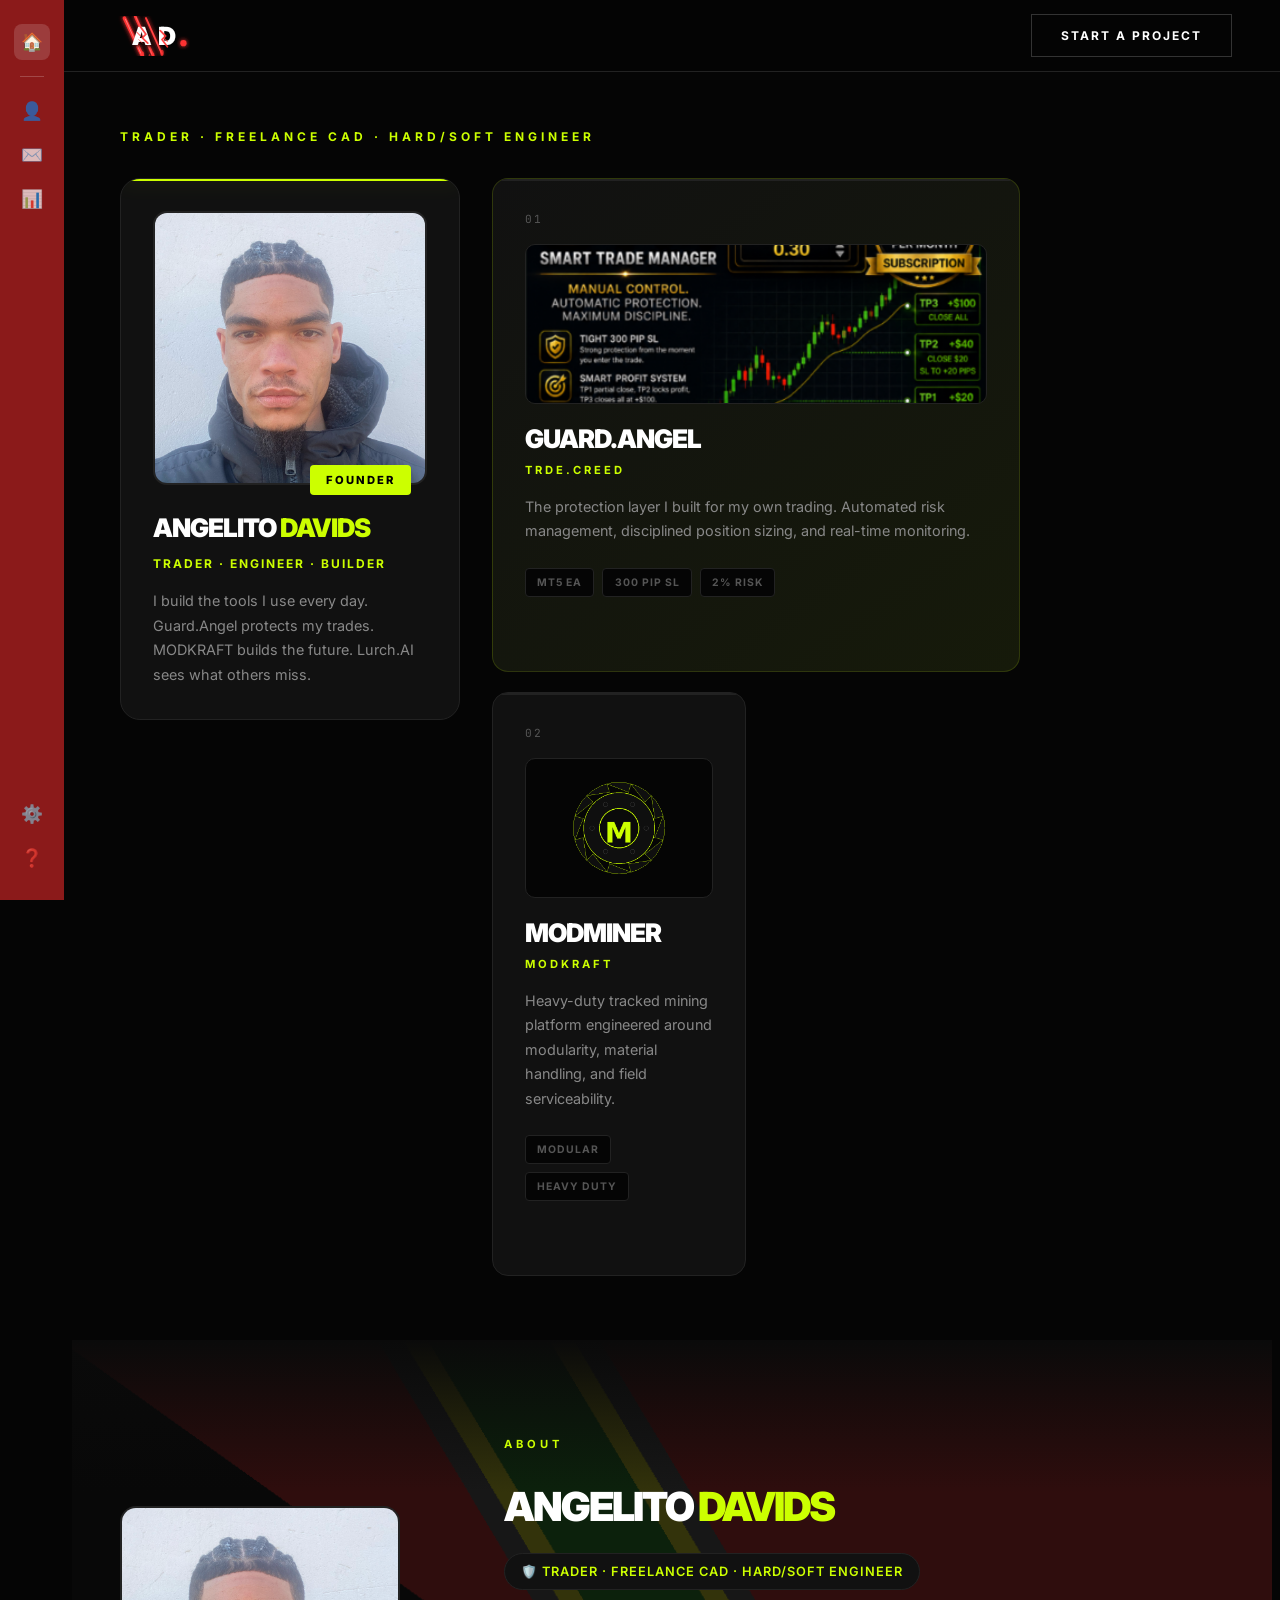
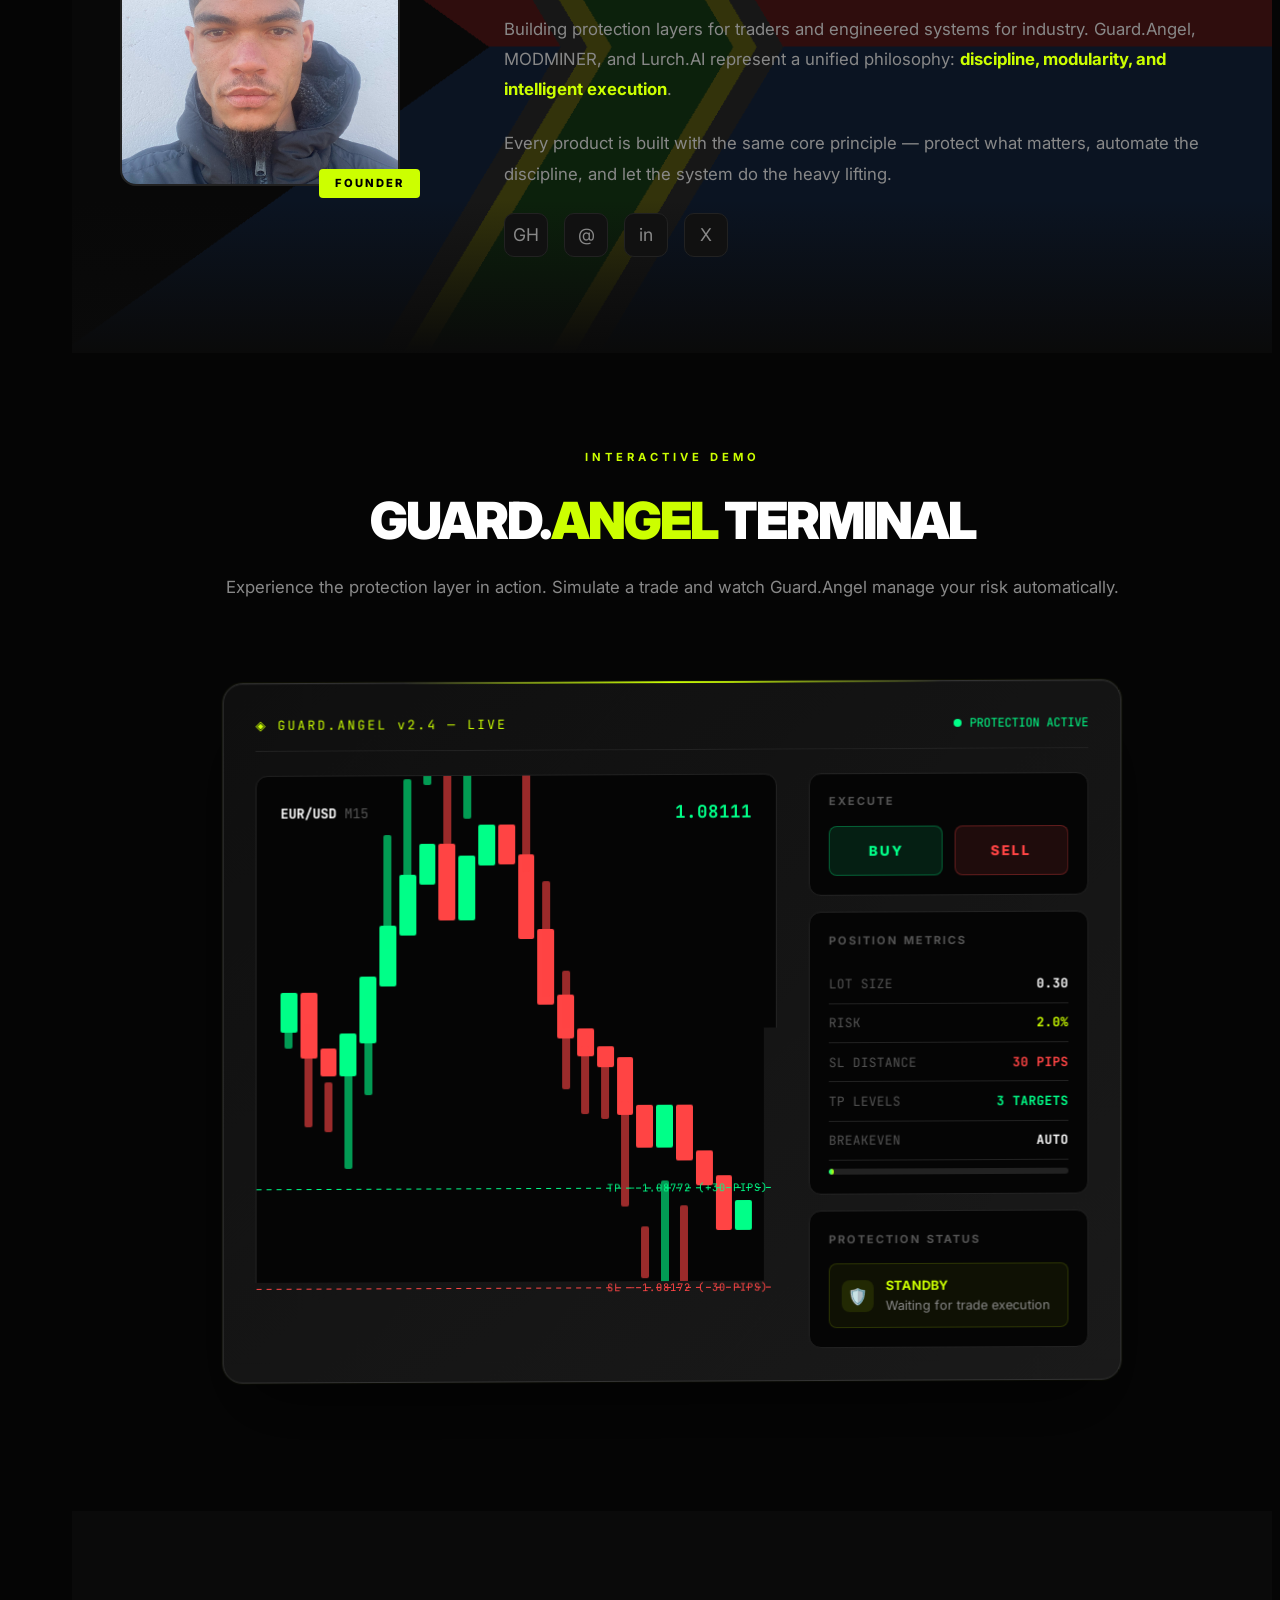
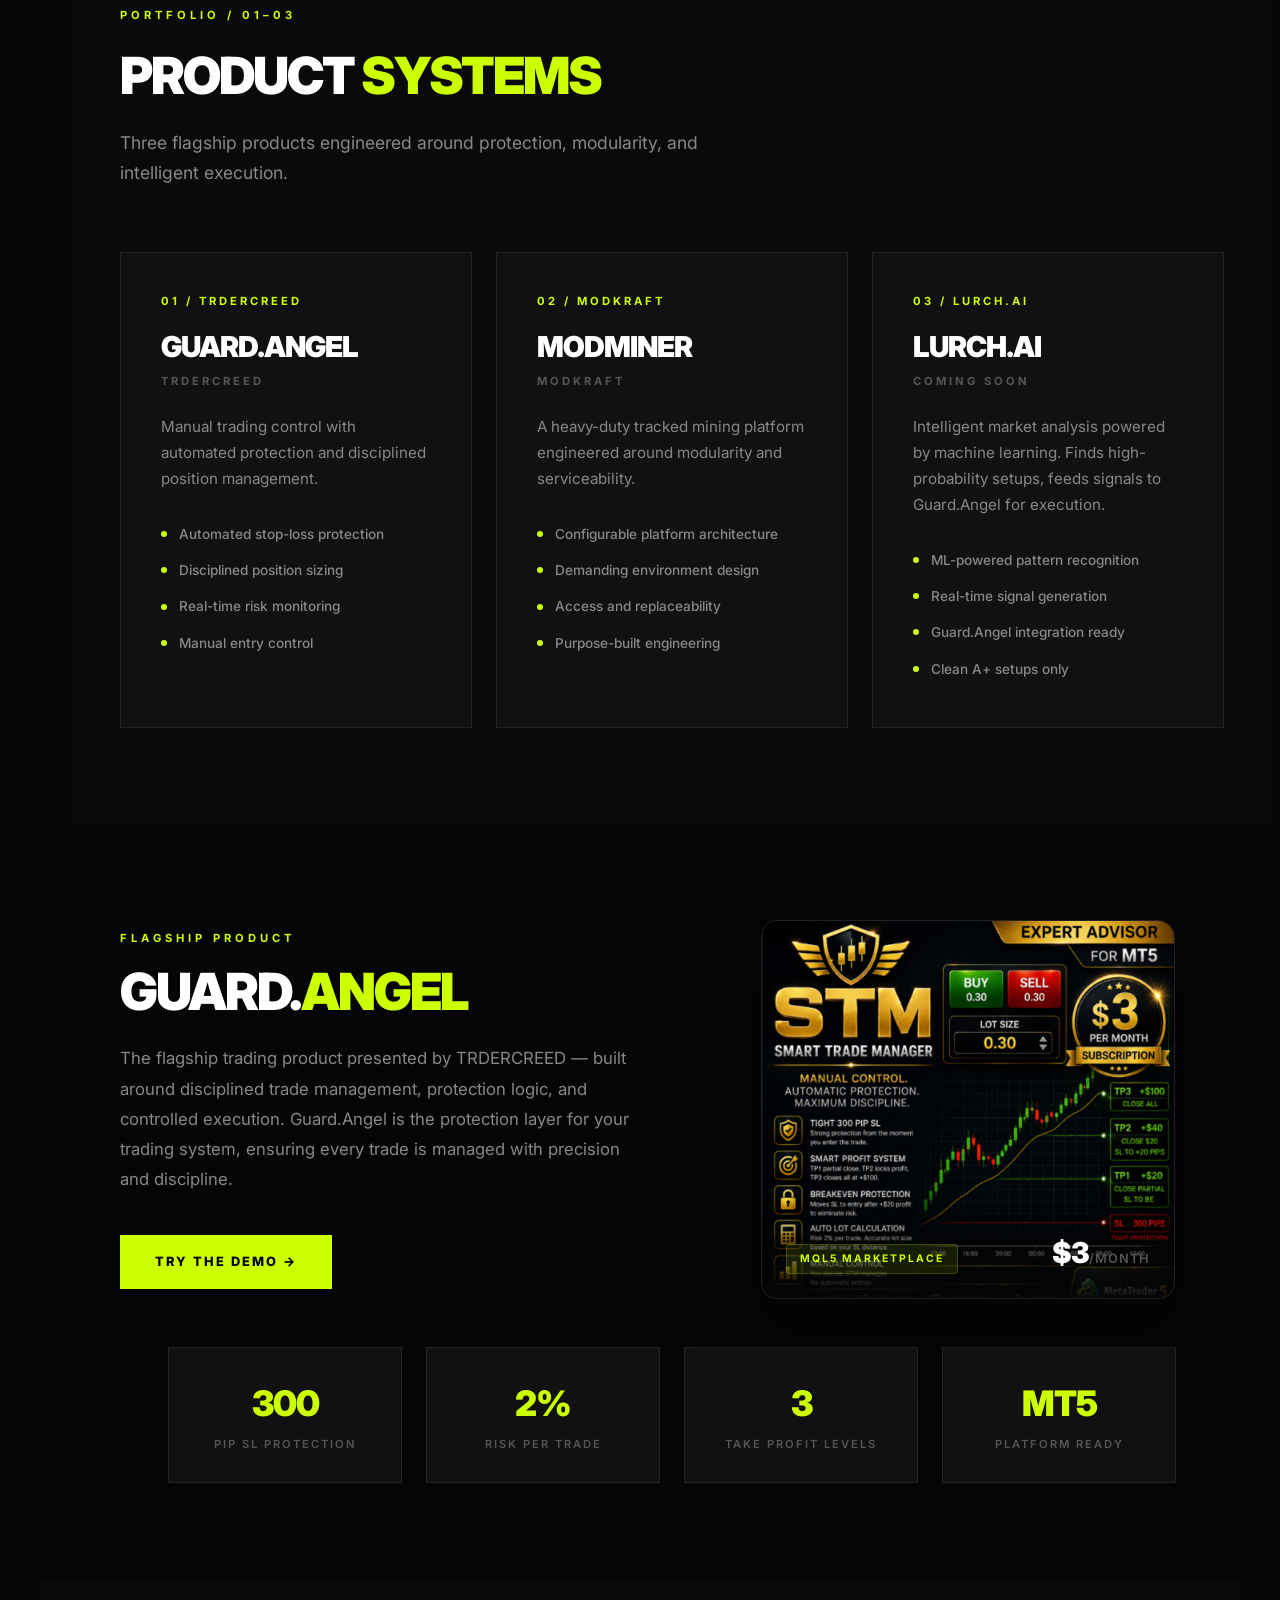
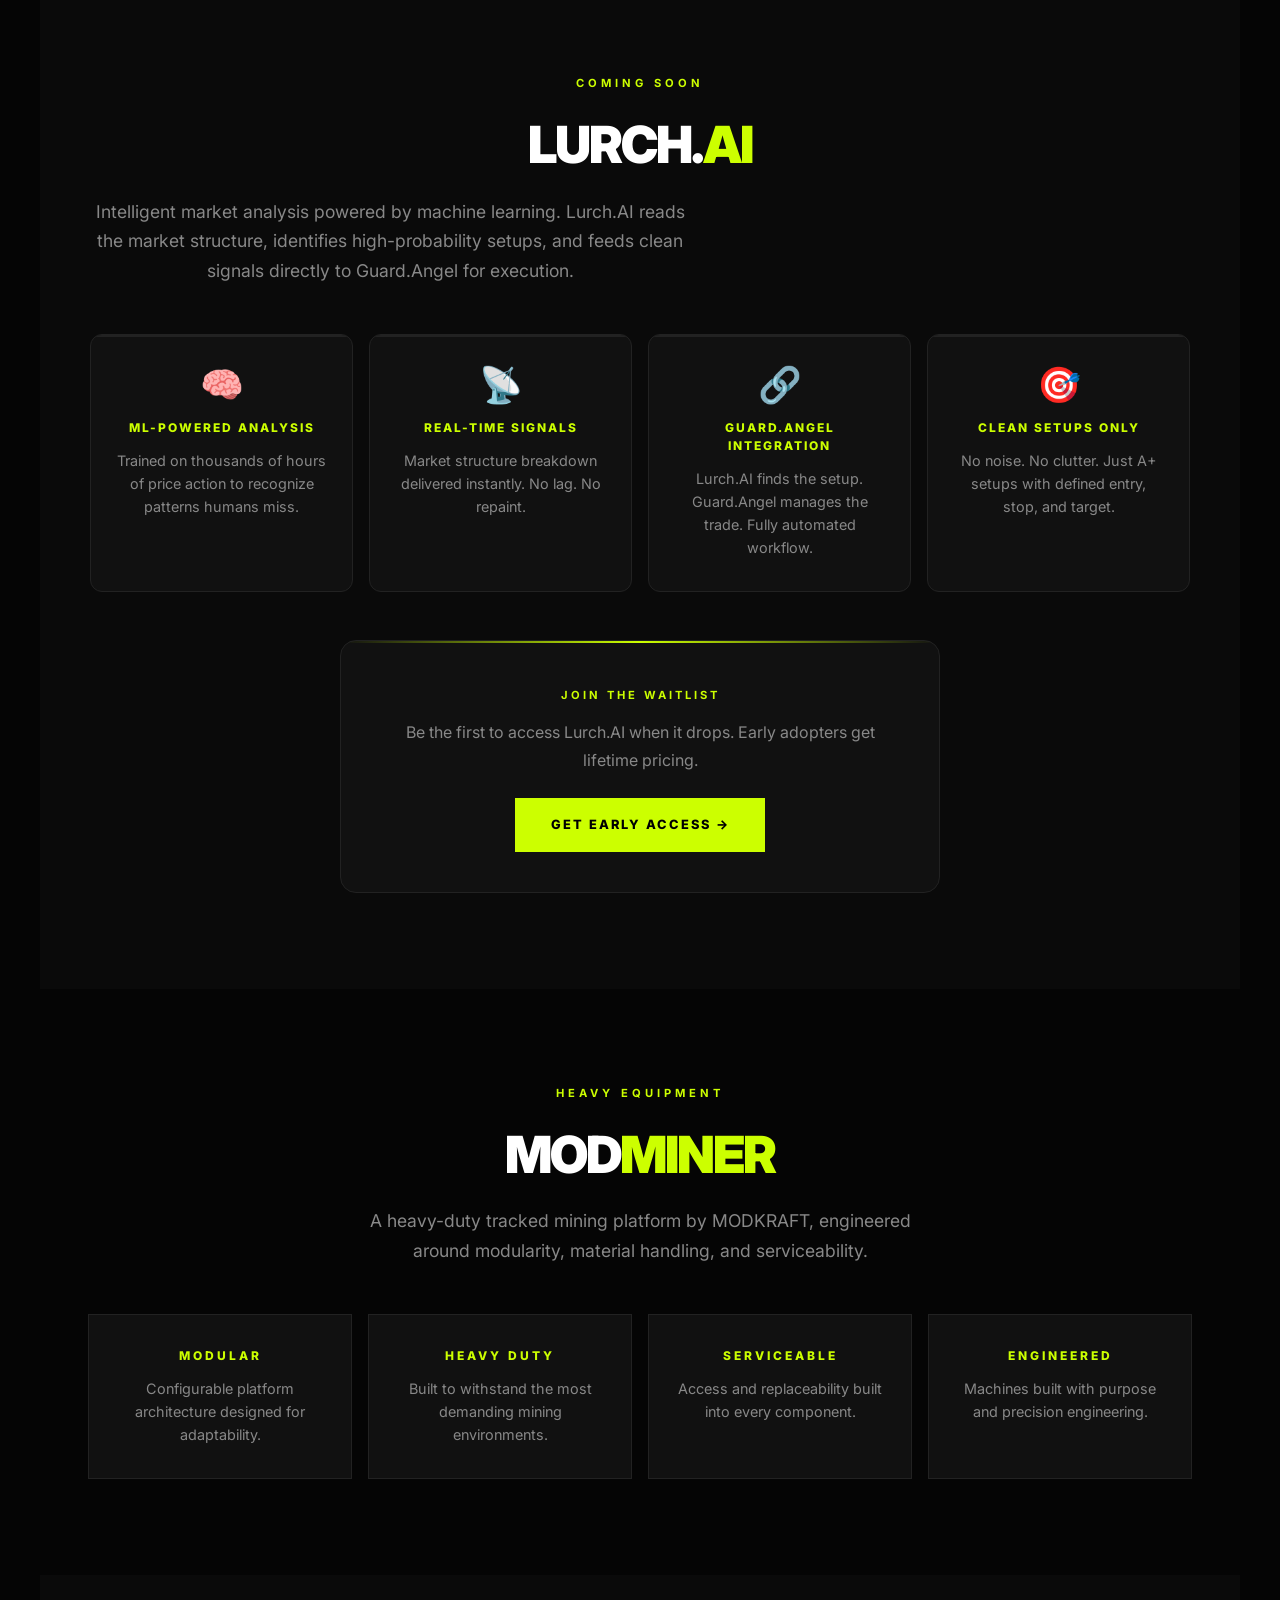
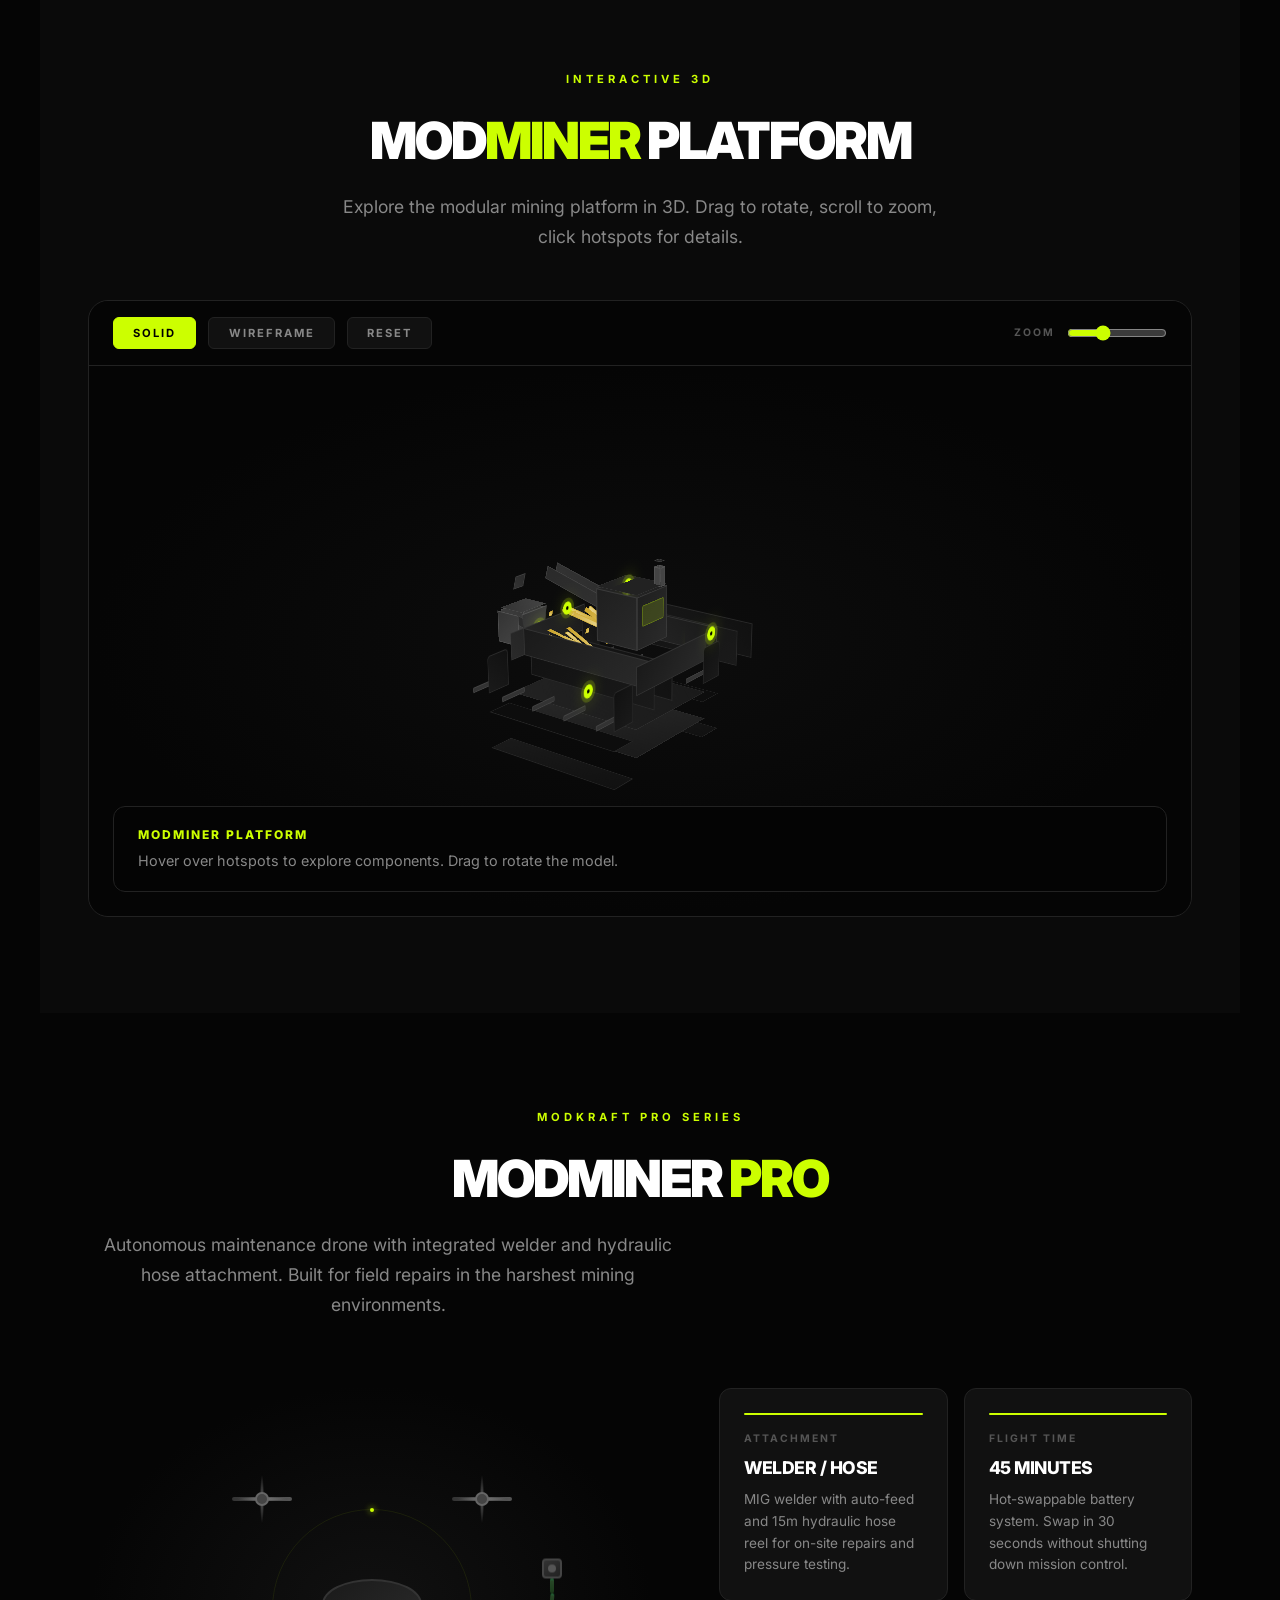
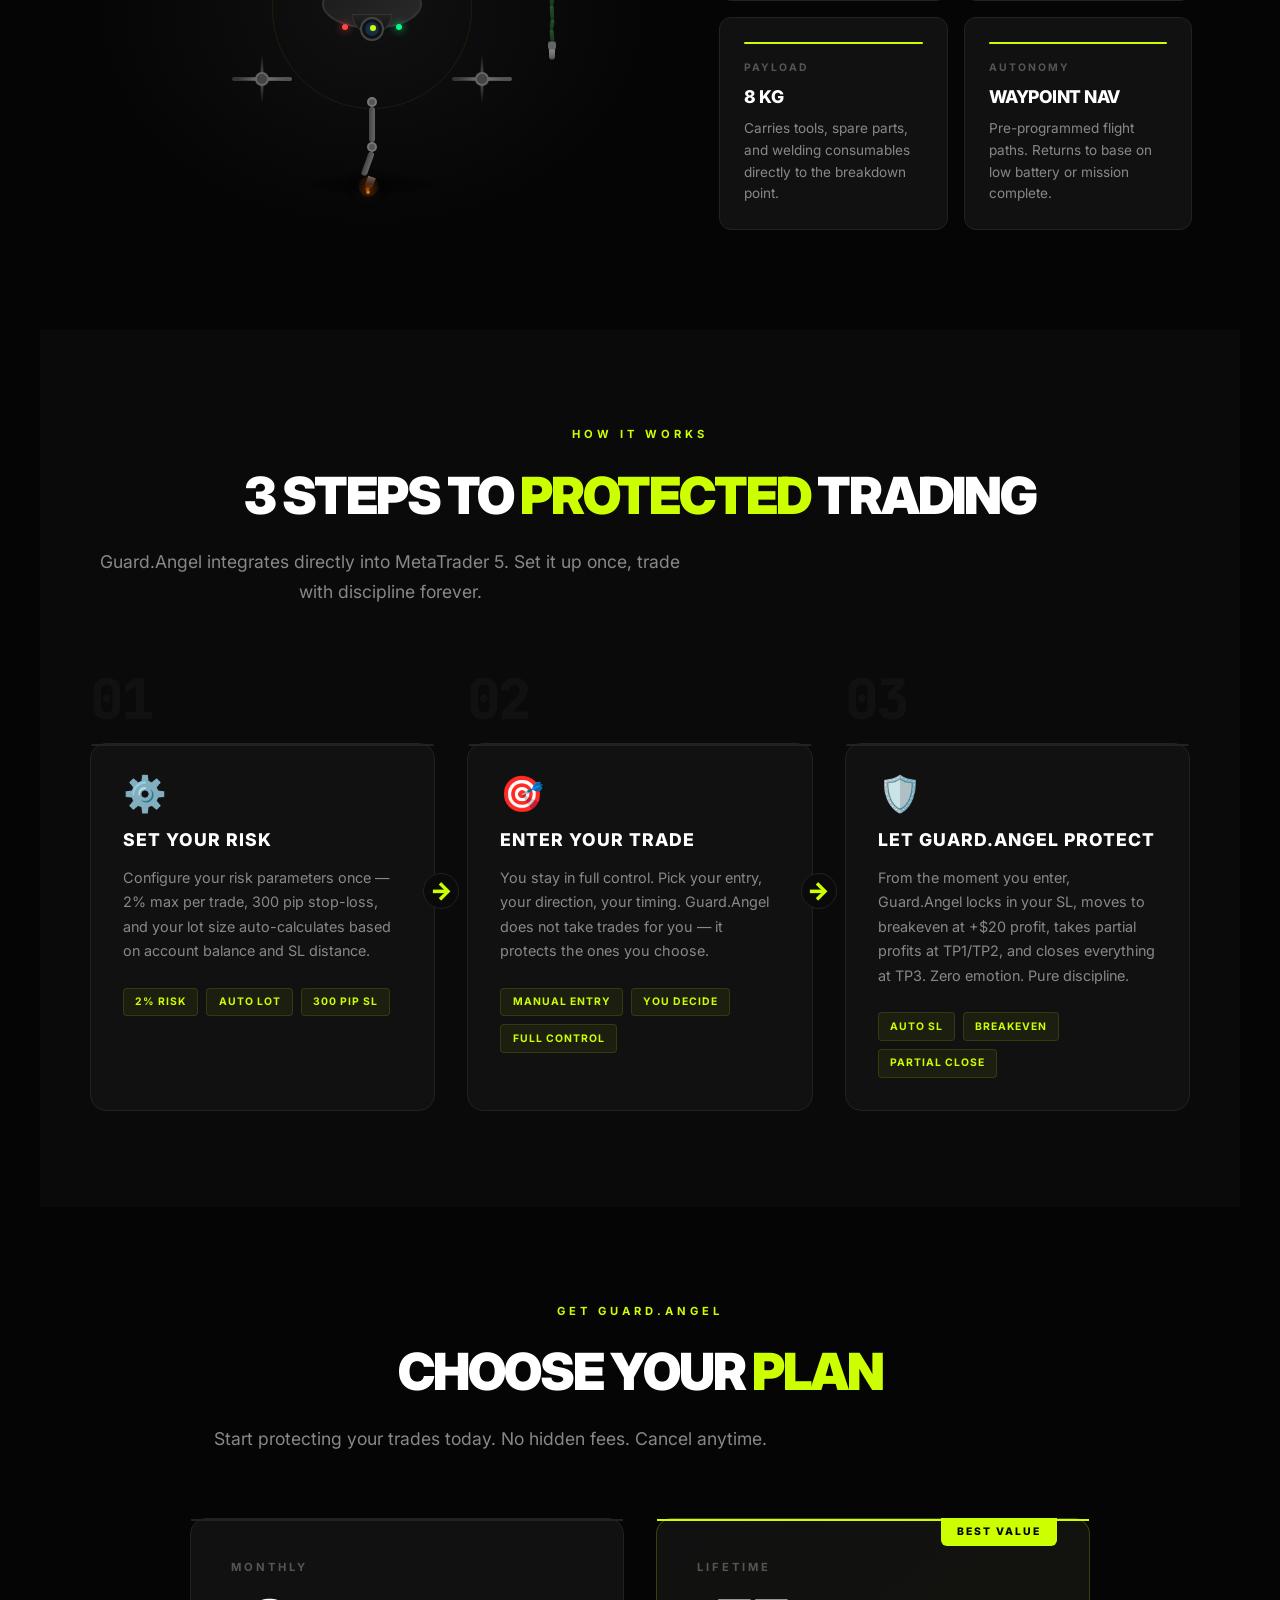
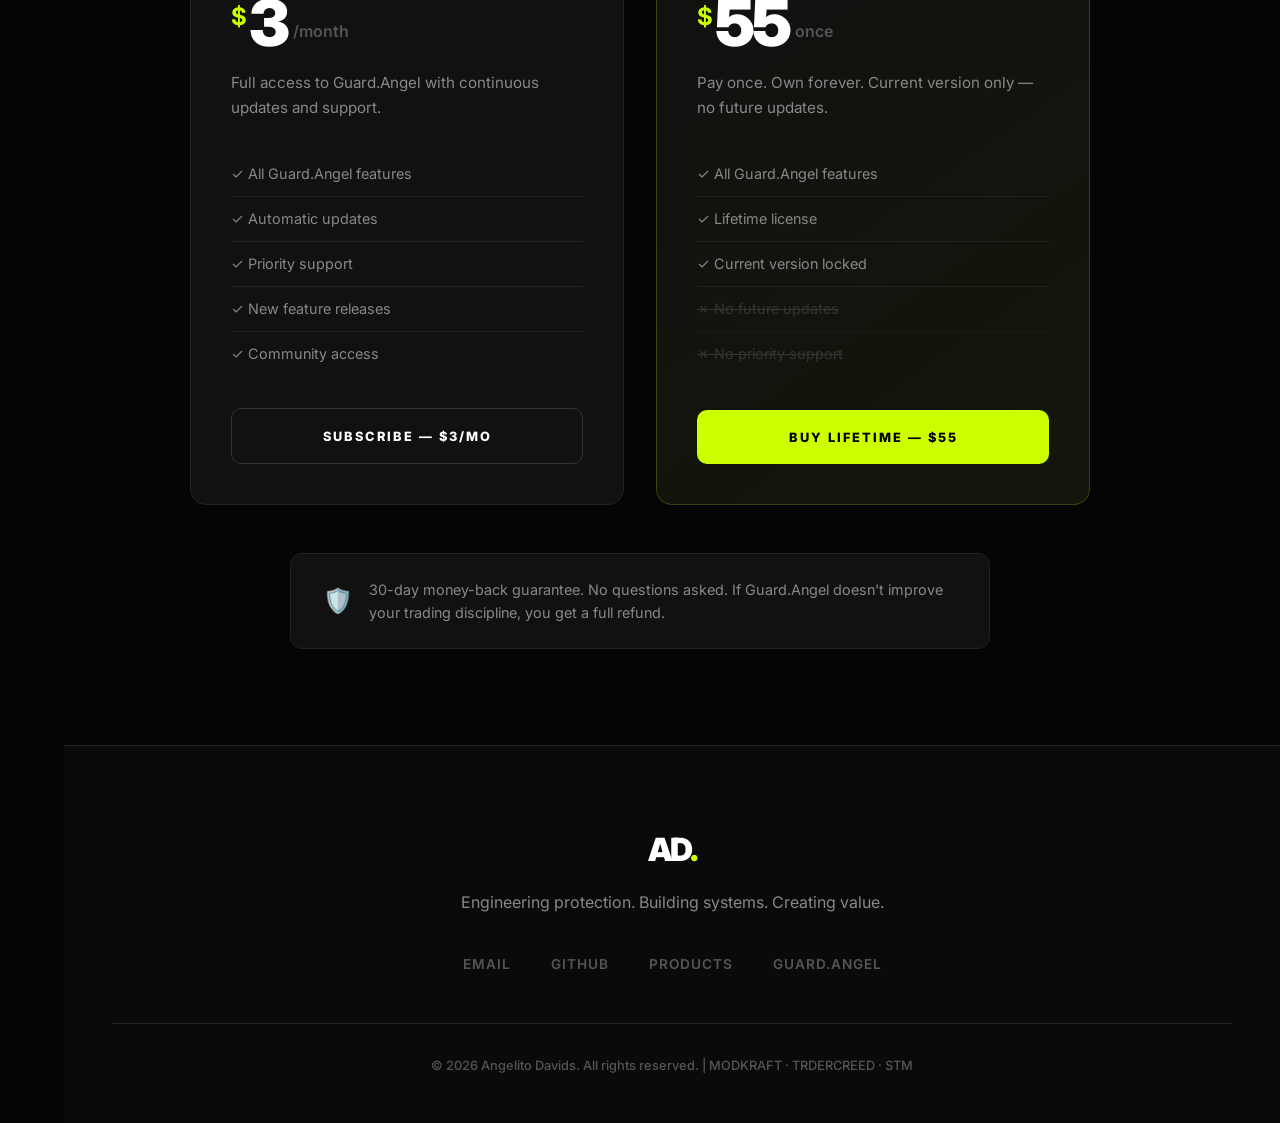
<file: index (11).html>
<!DOCTYPE html>
<html lang="en">
<head>
    <meta charset="UTF-8">
    <meta name="viewport" content="width=device-width, initial-scale=1.0">
    <title>Angelito Davids | Guard.Angel · MODMINER · Lurch.AI</title>
    <meta name="description" content="Guard.Angel trading protection, MODMINER modular mining platforms, and Lurch.AI intelligent analysis. Built to protect.">
    <meta name="author" content="Angelito Davids">
    <meta property="og:title" content="Angelito Davids | Guard.Angel · MODMINER · Lurch.AI">
    <meta property="og:description" content="The protection layer for your trading system.">
    <meta property="og:type" content="website">
    <link rel="icon" href="data:image/svg+xml,<svg xmlns=%22http://www.w3.org/2000/svg%22 viewBox=%220 0 100 100%22><text y=%22.9em%22 font-size=%2290%22>🛡️</text></svg>">
    <link rel="preconnect" href="https://fonts.googleapis.com">
    <link rel="preconnect" href="https://fonts.gstatic.com" crossorigin>
    <link href="https://fonts.googleapis.com/css2?family=Inter:wght@300;400;500;600;700;800;900&family=JetBrains+Mono:wght@400;500;700&display=swap" rel="stylesheet">
    <style>
        :root {
            --bg: #050505;
            --bg-elevated: #0a0a0a;
            --surface: #111111;
            --surface-hover: #1a1a1a;
            --lime: #ccff00;
            --lime-dim: #aacc00;
            --lime-glow: rgba(204,255,0,0.15);
            --text: #ffffff;
            --text-dim: #888888;
            --text-muted: #555555;
            --border: #222222;
            --border-light: #333333;
            --red: #ff4444;
            --green: #00ff88;
            --red-sidebar: #8b1a1a;
        }

        * { margin: 0; padding: 0; box-sizing: border-box; }
        html { scroll-behavior: smooth; }

        body {
            font-family: 'Inter', -apple-system, BlinkMacSystemFont, sans-serif;
            background: var(--bg);
            color: var(--text);
            line-height: 1.5;
            overflow-x: hidden;
            -webkit-font-smoothing: antialiased;
        }

        /* ===== SIDEBAR ===== */
        .sidebar {
            position: fixed;
            left: 0; top: 0; bottom: 0;
            width: 64px;
            background: var(--red-sidebar);
            z-index: 1000;
            display: flex;
            flex-direction: column;
            align-items: center;
            padding: 1.5rem 0;
            gap: 1.5rem;
        }
        .sidebar-icon {
            width: 36px; height: 36px;
            display: flex; align-items: center; justify-content: center;
            border-radius: 8px;
            color: rgba(255,255,255,0.7);
            font-size: 1.1rem;
            cursor: pointer;
            transition: all 0.2s;
        }
        .sidebar-icon:hover { background: rgba(255,255,255,0.1); color: #fff; }
        .sidebar-icon.active { background: rgba(255,255,255,0.15); color: #fff; }
        .sidebar-top { display: flex; flex-direction: column; gap: 0.5rem; align-items: center; }
        .sidebar-divider { width: 24px; height: 1px; background: rgba(255,255,255,0.2); margin: 0.5rem 0; }
        .sidebar-bottom { margin-top: auto; display: flex; flex-direction: column; gap: 0.5rem; align-items: center; }

        /* ===== MAIN LAYOUT ===== */
        .main { margin-left: 64px; }

        /* ===== NAVBAR ===== */
        .navbar {
            position: fixed;
            top: 0; left: 64px; right: 0;
            height: 72px;
            background: rgba(5,5,5,0.9);
            backdrop-filter: blur(20px);
            border-bottom: 1px solid var(--border);
            z-index: 999;
            display: flex;
            align-items: center;
            justify-content: space-between;
            padding: 0 3rem;
        }
        .logo { display: flex; align-items: center; }
        .wolverine-logo {
            width: 125px;
            height: 40px;
            display: block;
        }
        .wolverine-logo path[stroke="#ff3333"] {
            animation: clawRippleRed 2s ease-in-out infinite;
            transform-origin: center;
        }
        .wolverine-logo g:nth-child(2) path:nth-child(2) {
            animation-delay: 0.08s;
        }
        .wolverine-logo g:nth-child(2) path:nth-child(3) {
            animation-delay: 0.16s;
        }
        @keyframes clawRippleRed {
            0%, 100% { stroke-opacity: 1; filter: drop-shadow(0 0 3px rgba(255,51,51,0.6)); }
            50% { stroke-opacity: 0.7; filter: drop-shadow(0 0 10px rgba(255,51,51,1)); }
        }
        .wolverine-logo ellipse[fill="#ff3333"] {
            animation: bloodDrip 2.5s ease-in-out infinite;
        }
        .wolverine-logo ellipse:nth-child(2) { animation-delay: 0.3s; }
        .wolverine-logo ellipse:nth-child(3) { animation-delay: 0.6s; }
        .wolverine-logo ellipse:nth-child(4) { animation-delay: 0.9s; }
        @keyframes bloodDrip {
            0%, 100% { opacity: 0.8; transform: translateY(0) scale(1); }
            50% { opacity: 1; transform: translateY(1.5px) scale(1.1); }
        }
        .wolverine-logo circle[fill="#ff3333"] {
            animation: dotPulse 2s ease-in-out infinite;
        }
        @keyframes dotPulse {
            0%, 100% { opacity: 0.9; }
            50% { opacity: 1; filter: drop-shadow(0 0 6px rgba(255,51,51,0.8)); }
        }
        .nav-cta {
            padding: 0.7rem 1.8rem;
            border: 1px solid var(--border-light);
            background: transparent;
            color: #fff;
            font-size: 0.75rem;
            font-weight: 700;
            letter-spacing: 2px;
            text-transform: uppercase;
            cursor: pointer;
            transition: all 0.3s;
            text-decoration: none;
        }
        .nav-cta:hover { border-color: var(--lime); color: var(--lime); }

        /* ===== HERO ===== */
        .hero {
            min-height: 100vh;
            display: flex;
            align-items: center;
            padding: 8rem 3rem 4rem;
            position: relative;
            background: var(--bg);
        }
        .hero-content { max-width: 900px; }
        .hero-label {
            font-size: 0.75rem; font-weight: 700; letter-spacing: 4px;
            text-transform: uppercase; color: var(--lime); margin-bottom: 1.5rem; display: block;
        }
        .hero-title {
            font-size: clamp(3.5rem, 9vw, 7rem);
            font-weight: 900; line-height: 0.95; letter-spacing: -3px; margin-bottom: 2rem;
        }
        .hero-title .white { color: #fff; display: block; }
        .hero-title .lime { color: var(--lime); display: block; }
        .hero-subtitle {
            font-size: clamp(1rem, 2vw, 1.25rem);
            color: var(--text-dim); max-width: 520px; line-height: 1.7;
            margin-bottom: 3rem; font-weight: 400;
        }
        .hero-buttons { display: flex; gap: 1rem; flex-wrap: wrap; }
        .btn-lime {
            display: inline-flex; align-items: center; gap: 0.75rem;
            padding: 1.1rem 2.2rem; background: var(--lime); color: #000;
            font-size: 0.8rem; font-weight: 800; letter-spacing: 2px;
            text-transform: uppercase; text-decoration: none; border: none;
            cursor: pointer; transition: all 0.3s;
        }
        .btn-lime:hover { background: #d4ff1a; transform: translateY(-2px); box-shadow: 0 10px 40px rgba(204,255,0,0.2); }
        .btn-dark {
            display: inline-flex; align-items: center; gap: 0.75rem;
            padding: 1.1rem 2.2rem; background: transparent; color: #fff;
            font-size: 0.8rem; font-weight: 700; letter-spacing: 2px;
            text-transform: uppercase; text-decoration: none;
            border: 1px solid var(--border-light); cursor: pointer; transition: all 0.3s;
        }
        .btn-dark:hover { border-color: var(--lime); color: var(--lime); }

        /* ===== PROFILE SECTION ===== */
        .profile-section {
            background: var(--bg-elevated);
            padding: 6rem 3rem;
            position: relative;
            overflow: hidden;
        }

        .profile-section::before {
            content: '';
            position: absolute;
            top: 0;
            left: 0;
            right: 0;
            bottom: 0;
            background: url('sa-flag-bg%20.png') center/cover no-repeat;
            opacity: 0.6;
            pointer-events: none;
            z-index: 0;
        }

        .profile-section::after {
            content: '';
            position: absolute;
            top: 0;
            left: 0;
            right: 0;
            bottom: 0;
            background: linear-gradient(180deg, var(--bg-elevated) 0%, transparent 25%, transparent 75%, var(--bg-elevated) 100%);
            pointer-events: none;
            z-index: 0;
        }

        .profile-inner {
            position: relative;
            z-index: 1;
        }
        .profile-inner {
            max-width: 1200px; margin: 0 auto;
            display: grid; grid-template-columns: 320px 1fr;
            gap: 4rem; align-items: center;
        }
        .profile-image-wrap {
            position: relative;
        }
        .profile-image {
            width: 280px; height: 280px;
            border-radius: 16px;
            object-fit: cover;
            border: 2px solid var(--border);
            display: block;
        }
        .profile-image-placeholder {
            width: 280px; height: 280px;
            border-radius: 16px;
            background: var(--surface);
            border: 2px dashed var(--border-light);
            display: flex; flex-direction: column;
            align-items: center; justify-content: center;
            color: var(--text-muted);
            font-size: 0.85rem;
            gap: 0.5rem;
        }
        .profile-image-placeholder svg {
            width: 48px; height: 48px;
            stroke: var(--text-muted);
        }
        .profile-image-badge {
            position: absolute;
            bottom: -12px; right: 20px;
            background: var(--lime); color: #000;
            padding: 0.4rem 1rem;
            font-size: 0.7rem; font-weight: 800;
            letter-spacing: 2px; text-transform: uppercase;
            border-radius: 4px;
        }
        .profile-text h2 {
            font-size: 2.5rem; font-weight: 900;
            letter-spacing: -2px; margin-bottom: 1rem;
        }
        .profile-text h2 span { color: var(--lime); }
        .profile-text p {
            color: var(--text-dim); line-height: 1.8;
            font-size: 1.05rem; margin-bottom: 1.5rem;
        }
        .profile-role {
            display: inline-flex; align-items: center; gap: 0.5rem;
            background: var(--surface); border: 1px solid var(--border);
            padding: 0.5rem 1rem; border-radius: 100px;
            font-size: 0.8rem; color: var(--lime);
            font-weight: 600; letter-spacing: 1px;
            margin-bottom: 1.5rem;
        }
        .profile-socials {
            display: flex; gap: 1rem; margin-top: 1.5rem;
        }
        .profile-socials a {
            width: 44px; height: 44px;
            border-radius: 10px;
            background: var(--surface);
            border: 1px solid var(--border);
            display: flex; align-items: center; justify-content: center;
            color: var(--text-dim);
            text-decoration: none;
            font-size: 1.1rem;
            transition: all 0.3s;
        }
        .profile-socials a:hover {
            border-color: var(--lime); color: var(--lime);
            transform: translateY(-2px);
        }

        /* ===== CAD SECTION ===== */
        .cad-section {
            background: var(--bg);
            padding: 6rem 3rem;
            position: relative;
            overflow: hidden;
        }

        .cad-inner {
            max-width: 1200px;
            margin: 0 auto;
        }

        .cad-header {
            text-align: center;
            margin-bottom: 4rem;
        }

        .cad-showcase {
            display: grid;
            grid-template-columns: 1fr 1fr;
            gap: 3rem;
            align-items: center;
            margin-bottom: 3rem;
        }

        .cad-visual {
            position: relative;
            height: 400px;
            display: flex;
            align-items: center;
            justify-content: center;
        }

        .cad-grid-bg {
            position: relative;
            width: 320px;
            height: 320px;
            perspective: 800px;
        }

        .cad-axis {
            position: absolute;
            background: var(--border-light);
        }

        .cad-axis.x-axis {
            width: 100%;
            height: 1px;
            top: 50%;
            left: 0;
        }

        .cad-axis.y-axis {
            width: 1px;
            height: 100%;
            left: 50%;
            top: 0;
        }

        .cad-axis.z-axis {
            width: 1px;
            height: 100%;
            left: 50%;
            top: 0;
            transform: rotateZ(45deg);
            transform-origin: center;
        }

        .cad-cube {
            position: absolute;
            top: 50%;
            left: 50%;
            width: 120px;
            height: 120px;
            transform-style: preserve-3d;
            transform: translate(-50%, -50%) rotateX(-20deg) rotateY(35deg);
            animation: cadRotate 8s linear infinite;
        }

        @keyframes cadRotate {
            from { transform: translate(-50%, -50%) rotateX(-20deg) rotateY(0deg); }
            to { transform: translate(-50%, -50%) rotateX(-20deg) rotateY(360deg); }
        }

        .cube-face {
            position: absolute;
            width: 120px;
            height: 120px;
            background: rgba(204, 255, 0, 0.05);
            border: 1px solid rgba(204, 255, 0, 0.3);
        }

        .cube-face.front  { transform: translateZ(60px); }
        .cube-face.back   { transform: translateZ(-60px) rotateY(180deg); }
        .cube-face.left   { transform: translateX(-60px) rotateY(-90deg); }
        .cube-face.right  { transform: translateX(60px) rotateY(90deg); }
        .cube-face.top    { transform: translateY(-60px) rotateX(90deg); }
        .cube-face.bottom { transform: translateY(60px) rotateX(-90deg); }

        .cad-dim {
            position: absolute;
            display: flex;
            align-items: center;
            gap: 0.5rem;
            font-family: 'JetBrains Mono', monospace;
            font-size: 0.7rem;
            color: var(--text-muted);
        }

        .cad-dim .dim-line {
            width: 40px;
            height: 1px;
            background: var(--text-muted);
            position: relative;
        }

        .cad-dim .dim-line::before,
        .cad-dim .dim-line::after {
            content: '';
            position: absolute;
            width: 1px;
            height: 6px;
            background: var(--text-muted);
            top: -2.5px;
        }

        .cad-dim .dim-line::before { left: 0; }
        .cad-dim .dim-line::after { right: 0; }

        .cad-dim.dim-x { bottom: 20px; left: 50%; transform: translateX(-50%); }
        .cad-dim.dim-y { right: 10px; top: 50%; transform: translateY(-50%) rotate(90deg); }
        .cad-dim.dim-z { top: 10px; left: 20px; }

        .cad-skills {
            display: grid;
            grid-template-columns: 1fr 1fr;
            gap: 1rem;
        }

        .cad-skill-card {
            background: var(--surface);
            border: 1px solid var(--border);
            border-radius: 12px;
            padding: 1.8rem;
            transition: all 0.3s;
        }

        .cad-skill-card:hover {
            border-color: var(--lime);
            transform: translateY(-3px);
        }

        .cad-skill-card::before {
            content: '';
            display: block;
            width: 100%;
            height: 2px;
            background: var(--lime);
            margin-bottom: 1rem;
            border-radius: 1px;
            opacity: 0.5;
            transition: opacity 0.3s;
        }

        .cad-skill-card:hover::before {
            opacity: 1;
        }

        .cad-skill-icon {
            font-size: 1.8rem;
            margin-bottom: 0.75rem;
        }

        .cad-skill-card h4 {
            font-size: 0.8rem;
            font-weight: 800;
            letter-spacing: 1.5px;
            color: #fff;
            margin-bottom: 0.5rem;
            text-transform: uppercase;
        }

        .cad-skill-card p {
            color: var(--text-dim);
            font-size: 0.85rem;
            line-height: 1.6;
        }

        .cad-cta {
            text-align: center;
            margin-top: 2rem;
        }

        /* ===== 3D PANEL SECTION ===== */
        .panel-section {
            background: var(--bg);
            padding: 6rem 3rem;
            perspective: 1200px;
            overflow: hidden;
        }
        .panel-inner {
            max-width: 1200px; margin: 0 auto;
        }
        .panel-header {
            text-align: center; margin-bottom: 3rem;
        }
        .panel-header .section-label { margin-bottom: 1rem; }
        .panel-header h2 {
            font-size: clamp(2rem, 4vw, 3.5rem);
            font-weight: 900; letter-spacing: -2px;
        }
        .panel-header h2 span { color: var(--lime); }
        .panel-header p {
            color: var(--text-dim); margin-top: 1rem;
            font-size: 1.05rem;
        }

        /* 3D Terminal */
        .terminal-3d-wrap {
            display: flex;
            justify-content: center;
            align-items: center;
            padding: 2rem 0;
            transform-style: preserve-3d;
        }
        .terminal-3d {
            width: 100%; max-width: 900px;
            background: linear-gradient(145deg, #0f0f0f, #1a1a1a);
            border: 1px solid var(--border-light);
            border-radius: 20px;
            padding: 2rem;
            position: relative;
            transform: rotateX(5deg) rotateY(-3deg);
            transform-style: preserve-3d;
            box-shadow:
                0 40px 80px rgba(0,0,0,0.6),
                0 0 0 1px rgba(204,255,0,0.05),
                inset 0 1px 0 rgba(255,255,255,0.03);
            transition: transform 0.6s ease;
        }
        .terminal-3d:hover {
            transform: rotateX(2deg) rotateY(-1deg) translateZ(20px);
        }
        .terminal-3d::before {
            content: '';
            position: absolute;
            top: -1px; left: 20%; right: 20%;
            height: 2px;
            background: linear-gradient(90deg, transparent, var(--lime), transparent);
            border-radius: 2px;
        }

        .terminal-header {
            display: flex; justify-content: space-between; align-items: center;
            margin-bottom: 1.5rem;
            padding-bottom: 1rem;
            border-bottom: 1px solid var(--border);
        }
        .terminal-title {
            font-family: 'JetBrains Mono', monospace;
            font-size: 0.8rem; color: var(--lime);
            letter-spacing: 2px;
        }
        .terminal-status {
            display: flex; align-items: center; gap: 0.5rem;
            font-size: 0.75rem; color: var(--green);
            font-family: 'JetBrains Mono', monospace;
        }
        .status-dot {
            width: 8px; height: 8px;
            background: var(--green);
            border-radius: 50%;
            animation: pulse 2s infinite;
        }
        @keyframes pulse {
            0%, 100% { opacity: 1; }
            50% { opacity: 0.4; }
        }

        .terminal-body {
            display: grid;
            grid-template-columns: 1fr 280px;
            gap: 2rem;
        }

        /* Chart Area */
        .chart-area {
            background: var(--bg);
            border-radius: 12px;
            border: 1px solid var(--border);
            padding: 1.5rem;
            position: relative;
            overflow: hidden;
            min-height: 320px;
        }
        .chart-header {
            display: flex; justify-content: space-between; align-items: center;
            margin-bottom: 1rem;
        }
        .chart-pair {
            font-family: 'JetBrains Mono', monospace;
            font-size: 0.85rem; font-weight: 700;
            color: #fff;
        }
        .chart-pair span { color: var(--text-muted); font-weight: 400; }
        .chart-price {
            font-family: 'JetBrains Mono', monospace;
            font-size: 1.1rem; font-weight: 700;
        }
        .chart-price.up { color: var(--green); }
        .chart-price.down { color: var(--red); }

        .chart-canvas {
            position: relative;
            height: 220px;
            display: flex;
            align-items: flex-end;
            gap: 3px;
            padding-bottom: 30px;
        }
        .candle {
            flex: 1;
            min-width: 8px;
            border-radius: 2px;
            position: relative;
            transition: all 0.3s;
        }
        .candle.green { background: var(--green); }
        .candle.red { background: var(--red); }
        .candle.wick {
            position: absolute;
            width: 1px;
            left: 50%;
            transform: translateX(-50%);
            background: inherit;
            opacity: 0.6;
        }

        .sl-line, .tp-line {
            position: absolute;
            left: 0; right: 0;
            height: 1px;
            font-family: 'JetBrains Mono', monospace;
            font-size: 0.65rem;
            padding: 0 8px;
            display: flex;
            align-items: center;
            justify-content: flex-end;
            letter-spacing: 1px;
        }
        .sl-line {
            background: repeating-linear-gradient(90deg, var(--red) 0, var(--red) 5px, transparent 5px, transparent 10px);
            color: var(--red);
            bottom: 60px;
        }
        .tp-line {
            background: repeating-linear-gradient(90deg, var(--green) 0, var(--green) 5px, transparent 5px, transparent 10px);
            color: var(--green);
            bottom: 160px;
        }
        .entry-line {
            position: absolute;
            left: 0; right: 0;
            height: 1px;
            background: var(--lime);
            bottom: 100px;
            font-family: 'JetBrains Mono', monospace;
            font-size: 0.65rem;
            color: var(--lime);
            display: flex;
            align-items: center;
            justify-content: flex-end;
            padding: 0 8px;
            letter-spacing: 1px;
            box-shadow: 0 0 10px rgba(204,255,0,0.3);
        }

        /* Control Panel */
        .control-panel {
            display: flex; flex-direction: column; gap: 1rem;
        }
        .panel-card {
            background: var(--bg);
            border: 1px solid var(--border);
            border-radius: 12px;
            padding: 1.2rem;
        }
        .panel-card h4 {
            font-size: 0.7rem; font-weight: 700;
            letter-spacing: 2px; text-transform: uppercase;
            color: var(--text-muted); margin-bottom: 1rem;
        }

        .trade-btns {
            display: grid; grid-template-columns: 1fr 1fr; gap: 0.75rem;
        }
        .trade-btn {
            padding: 1rem;
            border: none; border-radius: 8px;
            font-family: 'Inter', sans-serif;
            font-size: 0.85rem; font-weight: 800;
            letter-spacing: 2px; text-transform: uppercase;
            cursor: pointer;
            transition: all 0.3s;
            position: relative;
            overflow: hidden;
        }
        .trade-btn.buy {
            background: rgba(0,255,136,0.1);
            color: var(--green);
            border: 1px solid rgba(0,255,136,0.3);
        }
        .trade-btn.buy:hover {
            background: rgba(0,255,136,0.2);
            box-shadow: 0 0 20px rgba(0,255,136,0.2);
        }
        .trade-btn.sell {
            background: rgba(255,68,68,0.1);
            color: var(--red);
            border: 1px solid rgba(255,68,68,0.3);
        }
        .trade-btn.sell:hover {
            background: rgba(255,68,68,0.2);
            box-shadow: 0 0 20px rgba(255,68,68,0.2);
        }
        .trade-btn:active { transform: scale(0.97); }

        .metric-row {
            display: flex; justify-content: space-between;
            padding: 0.6rem 0;
            border-bottom: 1px solid var(--border);
            font-family: 'JetBrains Mono', monospace;
            font-size: 0.8rem;
        }
        .metric-row:last-child { border-bottom: none; }
        .metric-label { color: var(--text-muted); }
        .metric-value { color: #fff; font-weight: 700; }
        .metric-value.lime { color: var(--lime); }
        .metric-value.green { color: var(--green); }
        .metric-value.red { color: var(--red); }

        .risk-bar-wrap {
            margin-top: 0.5rem;
        }
        .risk-bar-bg {
            height: 6px;
            background: var(--border);
            border-radius: 3px;
            overflow: hidden;
        }
        .risk-bar-fill {
            height: 100%;
            width: 2%;
            background: linear-gradient(90deg, var(--green), var(--lime));
            border-radius: 3px;
            transition: width 0.5s ease;
        }

        .protection-status {
            display: flex; align-items: center; gap: 0.75rem;
            padding: 0.75rem;
            background: rgba(204,255,0,0.05);
            border: 1px solid rgba(204,255,0,0.15);
            border-radius: 8px;
            margin-top: 0.5rem;
        }
        .protection-status .icon {
            width: 32px; height: 32px;
            background: rgba(204,255,0,0.1);
            border-radius: 8px;
            display: flex; align-items: center; justify-content: center;
            font-size: 1rem;
        }
        .protection-status .text {
            font-size: 0.8rem; color: var(--text-dim);
        }
        .protection-status .text strong {
            color: var(--lime); display: block;
        }

        /* Active Trade Overlay */
        .trade-overlay {
            position: absolute;
            top: 0; left: 0; right: 0; bottom: 0;
            background: rgba(5,5,5,0.85);
            backdrop-filter: blur(4px);
            display: flex;
            flex-direction: column;
            align-items: center;
            justify-content: center;
            gap: 1rem;
            opacity: 0;
            pointer-events: none;
            transition: opacity 0.4s;
            border-radius: 12px;
            z-index: 10;
        }
        .trade-overlay.active {
            opacity: 1;
            pointer-events: all;
        }
        .trade-overlay h3 {
            font-size: 1.2rem; color: var(--lime);
            letter-spacing: 2px;
        }
        .trade-overlay .pnl {
            font-family: 'JetBrains Mono', monospace;
            font-size: 2rem; font-weight: 900;
        }
        .trade-overlay .pnl.positive { color: var(--green); }
        .trade-overlay .pnl.negative { color: var(--red); }
        .close-trade-btn {
            padding: 0.8rem 2rem;
            background: var(--lime); color: #000;
            border: none; border-radius: 8px;
            font-weight: 800; letter-spacing: 2px;
            text-transform: uppercase; cursor: pointer;
            font-size: 0.75rem;
        }

        /* ===== SECTIONS ===== */
        section { padding: 6rem 3rem; max-width: 1200px; margin: 0 auto; }
        .section-label {
            font-size: 0.7rem; font-weight: 700; letter-spacing: 4px;
            text-transform: uppercase; color: var(--lime);
            margin-bottom: 1.5rem; display: block;
        }
        .section-title {
            font-size: clamp(2rem, 4vw, 3.5rem);
            font-weight: 900; letter-spacing: -2px; line-height: 1.1; margin-bottom: 1.5rem;
        }
        .section-title .lime { color: var(--lime); }
        .section-desc { color: var(--text-dim); font-size: 1.1rem; line-height: 1.7; max-width: 600px; }

        /* ===== PRODUCTS ===== */
        .products { background: var(--bg-elevated); }
        .products-grid {
            display: grid;
            grid-template-columns: repeat(auto-fit, minmax(320px, 1fr));
            gap: 1.5rem; margin-top: 4rem;
        }
        .product-card {
            background: var(--surface); border: 1px solid var(--border);
            padding: 2.5rem; transition: all 0.4s ease; position: relative;
        }
        .product-card::before {
            content: ''; position: absolute; top: 0; left: 0;
            width: 100%; height: 2px; background: var(--lime);
            transform: scaleX(0); transform-origin: left;
            transition: transform 0.4s ease;
        }
        .product-card:hover::before { transform: scaleX(1); }
        .product-card:hover { border-color: var(--border-light); background: var(--surface-hover); }
        .product-number {
            font-size: 0.7rem; font-weight: 700; letter-spacing: 3px;
            color: var(--lime); margin-bottom: 1rem; display: block;
        }
        .product-card h3 {
            font-size: 1.8rem; font-weight: 900; letter-spacing: -1px; margin-bottom: 0.3rem;
        }
        .product-card .brand {
            font-size: 0.7rem; font-weight: 700; letter-spacing: 3px;
            color: var(--text-muted); text-transform: uppercase;
            margin-bottom: 1.5rem; display: block;
        }
        .product-card p { color: var(--text-dim); line-height: 1.7; font-size: 0.95rem; margin-bottom: 1.5rem; }
        .product-features { list-style: none; }
        .product-features li {
            padding: 0.5rem 0; color: var(--text-dim); font-size: 0.85rem;
            display: flex; align-items: center; gap: 0.75rem; font-weight: 500;
        }
        .product-features li::before {
            content: ''; width: 6px; height: 6px;
            background: var(--lime); border-radius: 50%; flex-shrink: 0;
        }

        /* ===== GUARD VISUAL ===== */
        .guard-visual {
            display: flex;
            align-items: center;
            justify-content: center;
        }

        .guard-cover-wrap {
            position: relative;
            border-radius: 16px;
            overflow: hidden;
            border: 1px solid var(--border);
            box-shadow: 0 30px 60px rgba(0,0,0,0.5);
            transition: all 0.4s;
        }

        .guard-cover-wrap:hover {
            transform: translateY(-4px);
            box-shadow: 0 40px 80px rgba(0,0,0,0.6), 0 0 40px rgba(204,255,0,0.05);
            border-color: var(--border-light);
        }

        .guard-cover {
            width: 100%;
            max-width: 480px;
            display: block;
            border-radius: 16px;
        }

        .guard-cover-overlay {
            position: absolute;
            bottom: 0;
            left: 0;
            right: 0;
            padding: 1.5rem;
            background: linear-gradient(transparent, rgba(5,5,5,0.95));
            display: flex;
            justify-content: space-between;
            align-items: flex-end;
        }

        .guard-cover-badge {
            font-size: 0.65rem;
            font-weight: 700;
            letter-spacing: 2px;
            color: var(--lime);
            background: rgba(204,255,0,0.1);
            border: 1px solid rgba(204,255,0,0.2);
            padding: 0.4rem 0.8rem;
            border-radius: 4px;
        }

        .guard-cover-price {
            font-size: 1.8rem;
            font-weight: 900;
            color: #fff;
            letter-spacing: -1px;
        }

        .guard-cover-price span {
            font-size: 0.8rem;
            font-weight: 600;
            color: var(--text-muted);
            letter-spacing: 1px;
        }

        .guard-stats-row {
            max-width: 1200px;
            margin: 3rem auto 0;
            display: grid;
            grid-template-columns: repeat(4, 1fr);
            gap: 1.5rem;
            padding: 0 3rem;
        }

        /* ===== GUARD.ANGEL FEATURE ===== */
        .guard-section { background: var(--bg); padding: 6rem 3rem; }
        .guard-inner {
            max-width: 1200px; margin: 0 auto;
            display: grid; grid-template-columns: 1fr 1fr;
            gap: 5rem; align-items: center;
        }
        .guard-text .section-label { margin-bottom: 1rem; }
        .guard-text .section-title { margin-bottom: 1.5rem; }
        .guard-text p { color: var(--text-dim); line-height: 1.8; font-size: 1.05rem; margin-bottom: 2.5rem; }
        .guard-stats { display: grid; grid-template-columns: repeat(2, 1fr); gap: 1.5rem; }
        .stat-box {
            background: var(--surface); border: 1px solid var(--border);
            padding: 1.8rem; text-align: center; transition: all 0.3s;
        }
        .stat-box:hover { border-color: var(--lime); }
        .stat-number {
            font-size: 2.2rem; font-weight: 900; color: var(--lime);
            display: block; letter-spacing: -1px;
        }
        .stat-label {
            font-size: 0.7rem; color: var(--text-muted);
            text-transform: uppercase; letter-spacing: 2px;
            font-weight: 600; margin-top: 0.5rem;
        }

        /* ===== LURCH.AI ===== */
        .lurch-section {
            background: var(--bg-elevated);
            padding: 6rem 3rem;
        }

        .lurch-inner {
            max-width: 1100px;
            margin: 0 auto;
        }

        .lurch-header {
            text-align: center;
            margin-bottom: 3rem;
        }

        .lurch-grid {
            display: grid;
            grid-template-columns: repeat(4, 1fr);
            gap: 1rem;
            margin-bottom: 3rem;
        }

        .lurch-card {
            background: var(--surface);
            border: 1px solid var(--border);
            border-radius: 12px;
            padding: 2rem 1.5rem;
            text-align: center;
            transition: all 0.3s;
            position: relative;
            overflow: hidden;
        }

        .lurch-card::before {
            content: '';
            position: absolute;
            top: 0; left: 0; right: 0;
            height: 2px;
            background: var(--border);
            transition: all 0.3s;
        }

        .lurch-card:hover::before {
            background: var(--lime);
            box-shadow: 0 0 15px rgba(204,255,0,0.2);
        }

        .lurch-card:hover {
            border-color: var(--border-light);
            transform: translateY(-4px);
        }

        .lurch-icon {
            font-size: 2.2rem;
            margin-bottom: 1rem;
            line-height: 1;
        }

        .lurch-card h4 {
            font-size: 0.75rem;
            font-weight: 800;
            letter-spacing: 2px;
            text-transform: uppercase;
            color: var(--lime);
            margin-bottom: 0.75rem;
        }

        .lurch-card p {
            color: var(--text-dim);
            font-size: 0.9rem;
            line-height: 1.6;
        }

        .lurch-cta {
            text-align: center;
        }

        .lurch-waitlist {
            background: var(--surface);
            border: 1px solid var(--border);
            border-radius: 16px;
            padding: 2.5rem;
            max-width: 600px;
            margin: 0 auto;
            position: relative;
            overflow: hidden;
        }

        .lurch-waitlist::before {
            content: '';
            position: absolute;
            top: 0; left: 0; right: 0;
            height: 2px;
            background: linear-gradient(90deg, transparent, var(--lime), transparent);
        }

        .lurch-waitlist-label {
            display: inline-block;
            font-size: 0.7rem;
            font-weight: 700;
            letter-spacing: 3px;
            color: var(--lime);
            text-transform: uppercase;
            margin-bottom: 1rem;
        }

        .lurch-waitlist p {
            color: var(--text-dim);
            font-size: 1rem;
            line-height: 1.7;
            margin-bottom: 1.5rem;
        }

        /* ===== MODMINER ===== */
        .modminer-section { background: var(--bg); }
        .modminer-grid { display: grid; grid-template-columns: repeat(4, 1fr); gap: 1rem; margin-top: 3rem; }
        .mod-item {
            background: var(--surface); border: 1px solid var(--border);
            padding: 2rem 1.5rem; text-align: center; transition: all 0.3s;
        }
        .mod-item:hover { border-color: var(--lime); transform: translateY(-3px); }
        .mod-item h4 { font-size: 0.75rem; font-weight: 800; letter-spacing: 3px; text-transform: uppercase; color: var(--lime); margin-bottom: 0.75rem; }
        .mod-item p { color: var(--text-dim); font-size: 0.9rem; line-height: 1.6; }

        /* ===== 3D VIEWER ===== */
        .viewer-section {
            background: var(--bg-elevated);
            padding: 6rem 3rem;
        }

        .viewer-inner {
            max-width: 1200px;
            margin: 0 auto;
        }

        .viewer-header {
            text-align: center;
            margin-bottom: 3rem;
        }

        .viewer-3d-wrap {
            background: var(--surface);
            border: 1px solid var(--border);
            border-radius: 20px;
            overflow: hidden;
            position: relative;
        }

        .viewer-toolbar {
            display: flex;
            align-items: center;
            gap: 0.75rem;
            padding: 1rem 1.5rem;
            border-bottom: 1px solid var(--border);
            background: var(--bg);
            flex-wrap: wrap;
        }

        .viewer-btn {
            padding: 0.5rem 1.2rem;
            background: var(--surface);
            border: 1px solid var(--border);
            color: var(--text-dim);
            font-size: 0.7rem;
            font-weight: 700;
            letter-spacing: 2px;
            text-transform: uppercase;
            cursor: pointer;
            border-radius: 6px;
            transition: all 0.3s;
            font-family: 'Inter', sans-serif;
        }

        .viewer-btn:hover {
            border-color: var(--lime);
            color: var(--lime);
        }

        .viewer-btn.active {
            background: var(--lime);
            color: #000;
            border-color: var(--lime);
        }

        .viewer-zoom {
            display: flex;
            align-items: center;
            gap: 0.75rem;
            margin-left: auto;
        }

        .viewer-zoom span {
            font-size: 0.65rem;
            font-weight: 700;
            letter-spacing: 2px;
            color: var(--text-muted);
        }

        .viewer-zoom input[type="range"] {
            width: 100px;
            accent-color: var(--lime);
        }

        /* Scene */
        .scene-container {
            position: relative;
            height: 550px;
            background: radial-gradient(ellipse at center, #0d0d0d 0%, #050505 70%);
            cursor: grab;
            overflow: hidden;
            perspective: 1200px;
        }

        .scene-container:active {
            cursor: grabbing;
        }

        .scene-3d {
            position: absolute;
            top: 50%;
            left: 50%;
            width: 0;
            height: 0;
            transform-style: preserve-3d;
            transform: rotateX(-20deg) rotateY(35deg) scale3d(1, 1, 1);
            transition: transform 0.1s;
        }

        /* 3D Faces */
        .face {
            position: absolute;
            backface-visibility: visible;
        }

        /* Platform Base */
        .mod-base {
            position: absolute;
            transform-style: preserve-3d;
            transform: translate3d(-60px, 0, -40px);
        }
        .mod-base .face {
            background: linear-gradient(135deg, #1a1a1a, #2a2a2a);
            border: 1px solid #333;
        }
        .mod-base .front  { width: 120px; height: 30px; transform: translateZ(80px); }
        .mod-base .back   { width: 120px; height: 30px; transform: rotateY(180deg) translateZ(80px); }
        .mod-base .left   { width: 160px; height: 30px; transform: rotateY(-90deg) translateZ(60px); }
        .mod-base .right  { width: 160px; height: 30px; transform: rotateY(90deg) translateZ(60px); }
        .mod-base .top    { width: 120px; height: 160px; transform: rotateX(90deg) translateZ(15px); background: linear-gradient(135deg, #222, #1a1a1a); }
        .mod-base .bottom { width: 120px; height: 160px; transform: rotateX(-90deg) translateZ(15px); }

        /* Tracks */
        .mod-track {
            position: absolute;
            transform-style: preserve-3d;
        }
        .mod-track .face {
            background: linear-gradient(135deg, #111, #1a1a1a);
            border: 1px solid #2a2a2a;
        }
        .track-left { transform: translate3d(-95px, 15px, -40px); }
        .track-right { transform: translate3d(55px, 15px, -40px); }

        .mod-track .front  { width: 30px; height: 40px; transform: translateZ(80px); border-radius: 4px 4px 0 0; }
        .mod-track .back   { width: 30px; height: 40px; transform: rotateY(180deg) translateZ(80px); border-radius: 4px 4px 0 0; }
        .mod-track .left   { width: 160px; height: 40px; transform: rotateY(-90deg) translateZ(15px); }
        .mod-track .right  { width: 160px; height: 40px; transform: rotateY(90deg) translateZ(15px); }
        .mod-track .top    { width: 30px; height: 160px; transform: rotateX(90deg) translateZ(20px); background: #0d0d0d; }
        .mod-track .bottom { width: 30px; height: 160px; transform: rotateX(-90deg) translateZ(20px); }

        .tread {
            position: absolute;
            width: 34px;
            height: 6px;
            background: #333;
            border: 1px solid #444;
            border-radius: 1px;
        }
        .tread.t1 { transform: translate3d(-2px, 38px, 60px); }
        .tread.t2 { transform: translate3d(-2px, 38px, 20px); }
        .tread.t3 { transform: translate3d(-2px, 38px, -20px); }
        .tread.t4 { transform: translate3d(-2px, 38px, -60px); }
        .tread.t5 { transform: translate3d(-2px, 38px, -100px); }

        /* Cab */
        .mod-cab {
            position: absolute;
            transform-style: preserve-3d;
            transform: translate3d(-25px, -55px, -10px);
        }
        .mod-cab .face {
            background: linear-gradient(135deg, #1f1f1f, #2a2a2a);
            border: 1px solid #3a3a3a;
        }
        .mod-cab .front  { width: 50px; height: 55px; transform: translateZ(25px); }
        .mod-cab .back   { width: 50px; height: 55px; transform: rotateY(180deg) translateZ(25px); }
        .mod-cab .left   { width: 50px; height: 55px; transform: rotateY(-90deg) translateZ(25px); }
        .mod-cab .right  { width: 50px; height: 55px; transform: rotateY(90deg) translateZ(25px); }
        .mod-cab .top    { width: 50px; height: 50px; transform: rotateX(90deg) translateZ(27px); background: #222; }
        .mod-cab .bottom { width: 50px; height: 50px; transform: rotateX(-90deg) translateZ(27px); }

        .cab-window {
            position: absolute;
            width: 36px;
            height: 22px;
            background: rgba(201, 255, 0, 0.15);
            border: 1px solid rgba(201, 255, 0, 0.3);
            transform: translate3d(7px, 10px, 26px);
            border-radius: 2px;
        }

        /* Boom */
        .mod-boom {
            position: absolute;
            transform-style: preserve-3d;
            transform: translate3d(-8px, -25px, -100px) rotateX(-15deg);
        }
        .mod-boom .face {
            background: linear-gradient(135deg, #2a2a2a, #333);
            border: 1px solid #444;
        }
        .mod-boom .front  { width: 16px; height: 16px; transform: translateZ(60px); }
        .mod-boom .back   { width: 16px; height: 16px; transform: rotateY(180deg) translateZ(60px); }
        .mod-boom .left   { width: 120px; height: 16px; transform: rotateY(-90deg) translateZ(8px); }
        .mod-boom .right  { width: 120px; height: 16px; transform: rotateY(90deg) translateZ(8px); }
        .mod-boom .top    { width: 16px; height: 120px; transform: rotateX(90deg) translateZ(8px); }
        .mod-boom .bottom { width: 16px; height: 120px; transform: rotateX(-90deg) translateZ(8px); }

        /* Bucket */
        .mod-bucket {
            position: absolute;
            transform-style: preserve-3d;
            transform: translate3d(-20px, -5px, -155px);
        }
        .mod-bucket .face {
            background: linear-gradient(135deg, #333, #444);
            border: 1px solid #555;
        }
        .mod-bucket .front  { width: 40px; height: 35px; transform: translateZ(15px); clip-path: polygon(0 0, 100% 0, 85% 100%, 15% 100%); }
        .mod-bucket .back   { width: 40px; height: 35px; transform: rotateY(180deg) translateZ(15px); }
        .mod-bucket .left   { width: 30px; height: 35px; transform: rotateY(-90deg) translateZ(20px); }
        .mod-bucket .right  { width: 30px; height: 35px; transform: rotateY(90deg) translateZ(20px); }
        .mod-bucket .top    { width: 40px; height: 30px; transform: rotateX(90deg) translateZ(17px); }
        .mod-bucket .bottom { width: 40px; height: 30px; transform: rotateX(-90deg) translateZ(17px); }

        /* Hydraulics */
        .mod-hydro {
            position: absolute;
            transform-style: preserve-3d;
        }
        .mod-hydro .face {
            background: linear-gradient(135deg, #c9a227, #e8d48b);
            border: 1px solid #d4af37;
        }
        .hydro-1 { transform: translate3d(-5px, -5px, -60px) rotateX(-25deg); }
        .hydro-2 { transform: translate3d(-5px, -5px, -90px) rotateX(-10deg); }

        .mod-hydro .front  { width: 6px; height: 6px; transform: translateZ(25px); }
        .mod-hydro .back   { width: 6px; height: 6px; transform: rotateY(180deg) translateZ(25px); }
        .mod-hydro .left   { width: 50px; height: 6px; transform: rotateY(-90deg) translateZ(3px); }
        .mod-hydro .right  { width: 50px; height: 6px; transform: rotateY(90deg) translateZ(3px); }
        .mod-hydro .top    { width: 6px; height: 50px; transform: rotateX(90deg) translateZ(3px); }
        .mod-hydro .bottom { width: 6px; height: 50px; transform: rotateX(-90deg) translateZ(3px); }

        /* Exhaust */
        .mod-exhaust {
            position: absolute;
            transform-style: preserve-3d;
            transform: translate3d(15px, -75px, 10px);
        }
        .mod-exhaust .face {
            background: #444;
            border: 1px solid #555;
        }
        .mod-exhaust .front  { width: 8px; height: 20px; transform: translateZ(4px); }
        .mod-exhaust .back   { width: 8px; height: 20px; transform: rotateY(180deg) translateZ(4px); }
        .mod-exhaust .left   { width: 8px; height: 20px; transform: rotateY(-90deg) translateZ(4px); }
        .mod-exhaust .right  { width: 8px; height: 20px; transform: rotateY(90deg) translateZ(4px); }
        .mod-exhaust .top    { width: 8px; height: 8px; transform: rotateX(90deg) translateZ(10px); background: #222; }

        /* Wireframe mode */
        .scene-3d.wireframe .face {
            background: transparent !important;
            border: 1px solid var(--lime);
            opacity: 0.7;
        }
        .scene-3d.wireframe .tread {
            background: transparent;
            border: 1px solid var(--lime);
        }
        .scene-3d.wireframe .cab-window {
            background: rgba(204,255,0,0.05);
            border: 1px solid var(--lime);
        }

        /* Hotspots */
        .hotspot {
            position: absolute;
            transform: translate3d(var(--hx), var(--hy), var(--hz));
            transform-style: preserve-3d;
            cursor: pointer;
            z-index: 100;
        }

        .hotspot-dot {
            width: 14px;
            height: 14px;
            background: var(--lime);
            border-radius: 50%;
            box-shadow: 0 0 0 4px rgba(204,255,0,0.2), 0 0 20px rgba(204,255,0,0.4);
            animation: hotspotPulse 2s infinite;
            position: relative;
        }

        .hotspot-dot::after {
            content: '';
            position: absolute;
            top: 50%;
            left: 50%;
            transform: translate(-50%, -50%);
            width: 4px;
            height: 4px;
            background: #000;
            border-radius: 50%;
        }

        @keyframes hotspotPulse {
            0%, 100% { transform: scale(1); }
            50% { transform: scale(1.2); }
        }

        .hotspot-label {
            position: absolute;
            top: -28px;
            left: 50%;
            transform: translateX(-50%);
            background: var(--lime);
            color: #000;
            padding: 0.25rem 0.6rem;
            font-size: 0.6rem;
            font-weight: 800;
            letter-spacing: 1px;
            border-radius: 4px;
            white-space: nowrap;
            opacity: 0;
            transition: opacity 0.3s;
            pointer-events: none;
        }

        .hotspot:hover .hotspot-label {
            opacity: 1;
        }

        /* Info Panel */
        .viewer-info {
            position: absolute;
            bottom: 1.5rem;
            left: 1.5rem;
            right: 1.5rem;
            background: rgba(5,5,5,0.9);
            backdrop-filter: blur(10px);
            border: 1px solid var(--border);
            border-radius: 12px;
            padding: 1.2rem 1.5rem;
            pointer-events: none;
            transition: all 0.3s;
        }

        .viewer-info-title {
            font-size: 0.75rem;
            font-weight: 800;
            letter-spacing: 2px;
            color: var(--lime);
            margin-bottom: 0.4rem;
        }

        .viewer-info-text {
            font-size: 0.9rem;
            color: var(--text-dim);
            line-height: 1.5;
        }

        /* Drag hint */
        .drag-hint {
            position: absolute;
            top: 50%;
            left: 50%;
            transform: translate(-50%, -50%);
            pointer-events: none;
            opacity: 0;
            transition: opacity 0.5s;
        }

        .drag-hint span {
            background: rgba(5,5,5,0.8);
            border: 1px solid var(--border);
            color: var(--text-muted);
            padding: 0.6rem 1.2rem;
            border-radius: 100px;
            font-size: 0.75rem;
            font-weight: 700;
            letter-spacing: 2px;
        }

        .scene-container:hover .drag-hint {
            opacity: 1;
        }

        /* ===== MOD MINER PRO — DRONE ===== */
        .mmp-section {
            background: var(--bg);
            padding: 6rem 3rem;
            overflow: hidden;
        }

        .mmp-inner {
            max-width: 1200px;
            margin: 0 auto;
        }

        .mmp-header {
            text-align: center;
            margin-bottom: 4rem;
        }

        .mmp-showcase {
            display: grid;
            grid-template-columns: 1.2fr 1fr;
            gap: 4rem;
            align-items: center;
        }

        /* Drone Scene */
        .drone-scene {
            position: relative;
            height: 450px;
            display: flex;
            align-items: center;
            justify-content: center;
            background: radial-gradient(ellipse at center, #111 0%, transparent 70%);
        }

        .drone-float {
            position: relative;
            width: 300px;
            height: 300px;
            animation: droneHover 3s ease-in-out infinite;
            transform-style: preserve-3d;
        }

        @keyframes droneHover {
            0%, 100% { transform: translateY(0) rotateX(10deg); }
            50% { transform: translateY(-15px) rotateX(10deg); }
        }

        /* Rotors */
        .rotor {
            position: absolute;
            width: 80px;
            height: 80px;
        }

        .rotor-bl { top: 0; left: 0; }
        .rotor-br { top: 0; right: 0; }
        .rotor-fl { bottom: 40px; left: 0; }
        .rotor-fr { bottom: 40px; right: 0; }

        .rotor-arm {
            position: absolute;
            width: 60px;
            height: 4px;
            background: linear-gradient(90deg, #333, #555);
            top: 50%;
            left: 50%;
            transform: translate(-50%, -50%);
            border-radius: 2px;
        }

        .rotor-hub {
            position: absolute;
            width: 14px;
            height: 14px;
            background: #444;
            border: 2px solid #666;
            border-radius: 50%;
            top: 50%;
            left: 50%;
            transform: translate(-50%, -50%);
            z-index: 2;
        }

        .blade {
            position: absolute;
            width: 50px;
            height: 3px;
            background: linear-gradient(90deg, transparent, rgba(200,200,200,0.4), transparent);
            top: 50%;
            left: 50%;
            border-radius: 50%;
            animation: spin 0.08s linear infinite;
        }

        .blade.b1 { transform: translate(-50%, -50%) rotate(0deg); }
        .blade.b2 { transform: translate(-50%, -50%) rotate(90deg); animation-delay: 0.04s; }

        @keyframes spin {
            from { transform: translate(-50%, -50%) rotate(0deg); }
            to { transform: translate(-50%, -50%) rotate(360deg); }
        }

        /* Drone Body */
        .drone-body {
            position: absolute;
            width: 100px;
            height: 60px;
            top: 50%;
            left: 50%;
            transform: translate(-50%, -50%);
        }

        .drone-top {
            position: absolute;
            width: 100px;
            height: 50px;
            background: linear-gradient(145deg, #1a1a1a, #2a2a2a);
            border-radius: 50%;
            border: 2px solid #333;
            top: 0;
        }

        .drone-front {
            position: absolute;
            width: 40px;
            height: 20px;
            background: linear-gradient(180deg, #222, #111);
            border-radius: 0 0 20px 20px;
            top: 35px;
            left: 50%;
            transform: translateX(-50%);
            border: 1px solid #333;
        }

        .drone-camera {
            position: absolute;
            width: 24px;
            height: 24px;
            background: #111;
            border: 2px solid #444;
            border-radius: 50%;
            top: 38px;
            left: 50%;
            transform: translateX(-50%);
            overflow: hidden;
        }

        .camera-lens {
            position: absolute;
            width: 14px;
            height: 14px;
            background: radial-gradient(circle, #1a3a5c, #0d1f33);
            border-radius: 50%;
            top: 50%;
            left: 50%;
            transform: translate(-50%, -50%);
        }

        .camera-glow {
            position: absolute;
            width: 6px;
            height: 6px;
            background: var(--lime);
            border-radius: 50%;
            top: 30%;
            right: 30%;
            animation: camBlink 2s ease-in-out infinite;
        }

        @keyframes camBlink {
            0%, 100% { opacity: 1; }
            50% { opacity: 0.3; }
        }

        .drone-light {
            position: absolute;
            width: 6px;
            height: 6px;
            border-radius: 50%;
            top: 45px;
        }

        .drone-light.left {
            left: 20px;
            background: var(--red);
            box-shadow: 0 0 8px var(--red);
            animation: lightPulse 1s ease-in-out infinite;
        }

        .drone-light.right {
            right: 20px;
            background: var(--green);
            box-shadow: 0 0 8px var(--green);
            animation: lightPulse 1s ease-in-out infinite 0.5s;
        }

        @keyframes lightPulse {
            0%, 100% { opacity: 1; }
            50% { opacity: 0.4; }
        }

        /* Welder Arm */
        .welder-arm {
            position: absolute;
            bottom: -30px;
            left: 50%;
            transform: translateX(-50%);
            z-index: 5;
        }

        .welder-segment {
            background: linear-gradient(90deg, #444, #666);
            border-radius: 3px;
        }

        .welder-segment.s1 {
            width: 6px;
            height: 35px;
            margin: 0 auto;
        }

        .welder-segment.s2 {
            width: 6px;
            height: 25px;
            margin: 0 auto;
            transform: rotate(20deg);
            transform-origin: top center;
        }

        .welder-joint {
            width: 10px;
            height: 10px;
            background: #555;
            border: 2px solid #777;
            border-radius: 50%;
            margin: 0 auto;
        }

        .welder-nozzle {
            position: relative;
            width: 8px;
            height: 12px;
            background: linear-gradient(180deg, #888, #333);
            border-radius: 0 0 4px 4px;
            margin: 0 auto;
            transform: rotate(20deg);
            transform-origin: top center;
        }

        .welder-tip {
            position: absolute;
            bottom: -3px;
            left: 50%;
            transform: translateX(-50%);
            width: 4px;
            height: 4px;
            background: #ff6600;
            border-radius: 50%;
            box-shadow: 0 0 10px #ff6600, 0 0 20px #ff3300;
        }

        .welder-glow {
            position: absolute;
            bottom: -8px;
            left: 50%;
            transform: translateX(-50%);
            width: 20px;
            height: 20px;
            background: radial-gradient(circle, rgba(255,102,0,0.4), transparent);
            border-radius: 50%;
            animation: weldGlow 0.15s ease-in-out infinite alternate;
        }

        @keyframes weldGlow {
            from { opacity: 0.6; transform: translateX(-50%) scale(0.8); }
            to { opacity: 1; transform: translateX(-50%) scale(1.2); }
        }

        .spark {
            position: absolute;
            width: 3px;
            height: 3px;
            background: #ffaa00;
            border-radius: 50%;
            bottom: -5px;
            left: 50%;
            animation: sparkFly 0.4s ease-out infinite;
        }

        .spark-1 { animation-delay: 0s; --tx: -15px; --ty: 20px; }
        .spark-2 { animation-delay: 0.1s; --tx: 10px; --ty: 25px; }
        .spark-3 { animation-delay: 0.2s; --tx: -5px; --ty: 18px; }
        .spark-4 { animation-delay: 0.05s; --tx: 18px; --ty: 15px; }
        .spark-5 { animation-delay: 0.15s; --tx: -12px; --ty: 22px; }

        @keyframes sparkFly {
            0% { transform: translate(-50%, 0) scale(1); opacity: 1; }
            100% { transform: translate(calc(-50% + var(--tx)), var(--ty)) scale(0); opacity: 0; }
        }

        /* Hose Attachment */
        .hose-attachment {
            position: absolute;
            top: 50%;
            right: -40px;
            transform: translateY(-50%);
        }

        .hose-reel {
            width: 20px;
            height: 20px;
            background: linear-gradient(145deg, #333, #222);
            border: 2px solid #444;
            border-radius: 4px;
            position: relative;
        }

        .hose-reel::after {
            content: '';
            position: absolute;
            top: 50%;
            left: 50%;
            transform: translate(-50%, -50%);
            width: 8px;
            height: 8px;
            background: #555;
            border-radius: 50%;
        }

        .hose-segment {
            width: 4px;
            background: linear-gradient(180deg, #2a4a2a, #1a3a1a);
            border-radius: 2px;
            margin: 0 auto;
            position: relative;
        }

        .hose-segment::after {
            content: '';
            position: absolute;
            top: 0;
            left: 0;
            right: 0;
            height: 2px;
            background: rgba(0,255,136,0.1);
        }

        .hose-segment.h1 { height: 15px; }
        .hose-segment.h2 { height: 12px; transform: rotate(5deg); }
        .hose-segment.h3 { height: 14px; transform: rotate(-3deg); }
        .hose-segment.h4 { height: 10px; transform: rotate(8deg); }
        .hose-segment.h5 { height: 12px; transform: rotate(-5deg); }

        .hose-connector {
            width: 8px;
            height: 8px;
            background: #666;
            border-radius: 2px;
            margin: 0 auto;
        }

        .hose-nozzle {
            width: 6px;
            height: 10px;
            background: linear-gradient(180deg, #888, #555);
            border-radius: 0 0 3px 3px;
            margin: 0 auto;
        }

        /* Status Ring */
        .drone-ring {
            position: absolute;
            width: 200px;
            height: 200px;
            border: 1px solid rgba(204,255,0,0.08);
            border-radius: 50%;
            top: 50%;
            left: 50%;
            transform: translate(-50%, -50%);
            animation: ringPulse 3s ease-in-out infinite;
        }

        @keyframes ringPulse {
            0%, 100% { transform: translate(-50%, -50%) scale(1); opacity: 0.3; }
            50% { transform: translate(-50%, -50%) scale(1.1); opacity: 0.6; }
        }

        .ring-dot {
            position: absolute;
            width: 4px;
            height: 4px;
            background: var(--lime);
            border-radius: 50%;
            top: -2px;
            left: 50%;
            transform: translateX(-50%);
            box-shadow: 0 0 6px var(--lime);
        }

        /* Shadow */
        .drone-shadow {
            position: absolute;
            bottom: 40px;
            left: 50%;
            transform: translateX(-50%);
            width: 120px;
            height: 20px;
            background: radial-gradient(ellipse, rgba(0,0,0,0.5), transparent);
            border-radius: 50%;
            animation: shadowPulse 3s ease-in-out infinite;
        }

        @keyframes shadowPulse {
            0%, 100% { transform: translateX(-50%) scale(1); opacity: 0.5; }
            50% { transform: translateX(-50%) scale(0.85); opacity: 0.3; }
        }

        /* Specs Panel */
        .mmp-specs {
            display: grid;
            grid-template-columns: 1fr 1fr;
            gap: 1rem;
        }

        .mmp-spec-card {
            background: var(--surface);
            border: 1px solid var(--border);
            border-radius: 12px;
            padding: 1.5rem;
            transition: all 0.3s;
        }

        .mmp-spec-card:hover {
            border-color: var(--lime);
            transform: translateY(-3px);
        }

        .mmp-spec-card::before {
            content: '';
            display: block;
            width: 100%;
            height: 2px;
            background: var(--lime);
            margin-bottom: 1rem;
            border-radius: 1px;
        }

        .mmp-spec-label {
            font-size: 0.65rem;
            font-weight: 700;
            letter-spacing: 2px;
            color: var(--text-muted);
            text-transform: uppercase;
            display: block;
            margin-bottom: 0.5rem;
        }

        .mmp-spec-card h4 {
            font-size: 1.1rem;
            font-weight: 800;
            color: #fff;
            margin-bottom: 0.5rem;
            letter-spacing: -0.5px;
        }

        .mmp-spec-card p {
            color: var(--text-dim);
            font-size: 0.85rem;
            line-height: 1.6;
        }

        /* ===== HOW IT WORKS ===== */
        .hiw-section {
            background: var(--bg-elevated);
            padding: 6rem 3rem;
        }

        .hiw-inner {
            max-width: 1100px;
            margin: 0 auto;
        }

        .hiw-header {
            text-align: center;
            margin-bottom: 4rem;
        }

        .hiw-steps {
            display: flex;
            gap: 2rem;
            position: relative;
        }

        .hiw-step {
            flex: 1;
            display: flex;
            flex-direction: column;
            position: relative;
        }

        .hiw-number {
            font-family: 'JetBrains Mono', monospace;
            font-size: 3.5rem;
            font-weight: 900;
            color: var(--surface);
            line-height: 1;
            margin-bottom: 1rem;
            letter-spacing: -3px;
            transition: color 0.4s;
        }

        .hiw-step:hover .hiw-number {
            color: var(--lime);
        }

        .hiw-content {
            background: var(--surface);
            border: 1px solid var(--border);
            border-radius: 16px;
            padding: 2rem;
            flex-grow: 1;
            transition: all 0.4s;
            position: relative;
        }

        .hiw-content::before {
            content: '';
            position: absolute;
            top: 0; left: 0; right: 0;
            height: 2px;
            background: var(--border);
            transition: all 0.4s;
            border-radius: 16px 16px 0 0;
        }

        .hiw-step:hover .hiw-content::before {
            background: var(--lime);
            box-shadow: 0 0 20px rgba(204,255,0,0.15);
        }

        .hiw-step:hover .hiw-content {
            border-color: var(--border-light);
            transform: translateY(-4px);
        }

        .hiw-icon {
            font-size: 2.2rem;
            margin-bottom: 1rem;
            line-height: 1;
        }

        .hiw-content h3 {
            font-size: 1.1rem;
            font-weight: 800;
            letter-spacing: 1px;
            color: #fff;
            margin-bottom: 0.75rem;
            text-transform: uppercase;
        }

        .hiw-content p {
            color: var(--text-dim);
            font-size: 0.9rem;
            line-height: 1.7;
            margin-bottom: 1.5rem;
        }

        .hiw-tags {
            display: flex;
            flex-wrap: wrap;
            gap: 0.5rem;
        }

        .hiw-tags span {
            font-size: 0.65rem;
            font-weight: 700;
            letter-spacing: 1px;
            text-transform: uppercase;
            color: var(--lime);
            background: rgba(204,255,0,0.06);
            border: 1px solid rgba(204,255,0,0.12);
            padding: 0.35rem 0.7rem;
            border-radius: 4px;
        }

        .hiw-arrow {
            position: absolute;
            right: -1.5rem;
            top: 50%;
            transform: translateY(-50%);
            color: var(--lime);
            font-size: 1.5rem;
            font-weight: 900;
            z-index: 2;
            background: var(--bg-elevated);
            width: 36px;
            height: 36px;
            display: flex;
            align-items: center;
            justify-content: center;
            border-radius: 50%;
            border: 1px solid var(--border);
        }

        .hiw-step:last-child .hiw-arrow {
            display: none;
        }

        /* Flow line (mobile) */
        .hiw-flow-line {
            display: none;
            justify-content: center;
            align-items: center;
            gap: 0;
            margin-top: 2rem;
        }

        .hiw-flow-dot {
            width: 10px;
            height: 10px;
            border-radius: 50%;
            background: var(--border);
            border: 2px solid var(--border-light);
            transition: all 0.4s;
        }

        .hiw-flow-dot.active {
            background: var(--lime);
            border-color: var(--lime);
            box-shadow: 0 0 10px rgba(204,255,0,0.3);
        }

        .hiw-flow-line-bar {
            width: 60px;
            height: 2px;
            background: var(--border);
        }

        /* ===== PRICING ===== */
        .pricing-section {
            background: var(--bg);
            padding: 6rem 3rem;
        }

        .pricing-inner {
            max-width: 900px;
            margin: 0 auto;
        }

        .pricing-header {
            text-align: center;
            margin-bottom: 4rem;
        }

        .pricing-grid {
            display: grid;
            grid-template-columns: 1fr 1fr;
            gap: 2rem;
            align-items: stretch;
        }

        .pricing-card {
            background: var(--surface);
            border: 1px solid var(--border);
            border-radius: 16px;
            padding: 2.5rem;
            position: relative;
            transition: all 0.4s;
            display: flex;
            flex-direction: column;
        }

        .pricing-card:hover {
            border-color: var(--border-light);
            transform: translateY(-4px);
        }

        .pricing-card::before {
            content: '';
            position: absolute;
            top: 0; left: 0; right: 0;
            height: 2px;
            background: var(--border);
            transition: all 0.4s;
        }

        .pricing-card:hover::before {
            background: var(--lime);
            box-shadow: 0 0 20px rgba(204,255,0,0.2);
        }

        .pricing-popular {
            border-color: rgba(204,255,0,0.2);
            background: linear-gradient(145deg, var(--surface) 0%, #13160a 100%);
        }

        .pricing-popular::before {
            background: var(--lime);
        }

        .pricing-popular-tag {
            position: absolute;
            top: -1px;
            right: 2rem;
            background: var(--lime);
            color: #000;
            font-size: 0.65rem;
            font-weight: 800;
            letter-spacing: 2px;
            padding: 0.4rem 1rem;
            border-radius: 0 0 6px 6px;
        }

        .pricing-top {
            margin-bottom: 2rem;
        }

        .pricing-badge {
            font-size: 0.7rem;
            font-weight: 700;
            letter-spacing: 3px;
            color: var(--text-muted);
            text-transform: uppercase;
            display: block;
            margin-bottom: 1rem;
        }

        .pricing-price {
            display: flex;
            align-items: flex-start;
            gap: 0.1rem;
            margin-bottom: 1rem;
        }

        .pricing-price .currency {
            font-size: 1.5rem;
            font-weight: 700;
            color: var(--lime);
            margin-top: 0.5rem;
        }

        .pricing-price .amount {
            font-size: 4rem;
            font-weight: 900;
            line-height: 1;
            color: #fff;
            letter-spacing: -3px;
        }

        .pricing-price .period {
            font-size: 1rem;
            font-weight: 600;
            color: var(--text-muted);
            align-self: flex-end;
            margin-bottom: 0.8rem;
            margin-left: 0.3rem;
        }

        .pricing-desc {
            color: var(--text-dim);
            font-size: 0.95rem;
            line-height: 1.6;
        }

        .pricing-features {
            list-style: none;
            margin-bottom: 2rem;
            flex-grow: 1;
        }

        .pricing-features li {
            padding: 0.7rem 0;
            color: var(--text-dim);
            font-size: 0.9rem;
            border-bottom: 1px solid var(--border);
            display: flex;
            align-items: center;
            gap: 0.75rem;
        }

        .pricing-features li:last-child {
            border-bottom: none;
        }

        .pricing-features li.strike {
            color: var(--text-muted);
            text-decoration: line-through;
            opacity: 0.5;
        }

        .pricing-btn {
            display: block;
            width: 100%;
            text-align: center;
            padding: 1.1rem;
            font-size: 0.8rem;
            font-weight: 800;
            letter-spacing: 2px;
            text-transform: uppercase;
            text-decoration: none;
            border-radius: 10px;
            transition: all 0.3s;
            cursor: pointer;
            border: none;
        }

        .pricing-btn.btn-lime {
            background: var(--lime);
            color: #000;
        }

        .pricing-btn.btn-lime:hover {
            background: #d4ff1a;
            transform: translateY(-2px);
            box-shadow: 0 10px 30px rgba(204,255,0,0.2);
        }

        .pricing-btn.btn-outline {
            background: transparent;
            color: #fff;
            border: 1px solid var(--border-light);
        }

        .pricing-btn.btn-outline:hover {
            border-color: var(--lime);
            color: var(--lime);
        }

        .pricing-guarantee {
            margin-top: 3rem;
            text-align: center;
            display: flex;
            align-items: center;
            justify-content: center;
            gap: 1rem;
            background: var(--surface);
            border: 1px solid var(--border);
            border-radius: 12px;
            padding: 1.5rem 2rem;
            max-width: 700px;
            margin-left: auto;
            margin-right: auto;
        }

        .pricing-guarantee span {
            font-size: 1.5rem;
            flex-shrink: 0;
        }

        .pricing-guarantee p {
            color: var(--text-dim);
            font-size: 0.9rem;
            line-height: 1.6;
            text-align: left;
            margin: 0;
        }

        /* ===== FOOTER ===== */
        footer {
            background: var(--bg-elevated); border-top: 1px solid var(--border);
            padding: 5rem 3rem 3rem; margin-left: 64px;
        }
        .footer-inner { max-width: 1200px; margin: 0 auto; text-align: center; }
        .footer-logo { font-size: 2rem; font-weight: 900; letter-spacing: -2px; color: #fff; margin-bottom: 1rem; }
        .footer-logo span { color: var(--lime); }
        .footer-tagline { color: var(--text-dim); margin-bottom: 2.5rem; font-size: 1rem; }
        .footer-links { display: flex; justify-content: center; gap: 2.5rem; margin-bottom: 3rem; flex-wrap: wrap; }
        .footer-links a { color: var(--text-muted); text-decoration: none; font-size: 0.85rem; font-weight: 600; letter-spacing: 1px; text-transform: uppercase; transition: color 0.3s; }
        .footer-links a:hover { color: var(--lime); }
        .footer-bottom { border-top: 1px solid var(--border); padding-top: 2rem; color: var(--text-muted); font-size: 0.8rem; font-weight: 500; }

        /* ===== ANIMATIONS ===== */
        .fade-up { opacity: 0; transform: translateY(40px); transition: opacity 0.8s ease, transform 0.8s ease; }
        .fade-up.visible { opacity: 1; transform: translateY(0); }

        /* ===== HERO SHOWCASE ===== */
        .hero-showcase {
            display: grid;
            grid-template-columns: 340px 1fr;
            gap: 2rem;
            margin-top: 2rem;
            align-items: start;
        }

        .hero-photo-card {
            background: var(--surface);
            border: 1px solid var(--border);
            border-radius: 20px;
            padding: 2rem;
            position: relative;
            overflow: hidden;
            transition: all 0.4s;
        }

        .hero-photo-card::before {
            content: '';
            position: absolute;
            top: 0; left: 0; right: 0;
            height: 2px;
            background: var(--lime);
            box-shadow: 0 0 20px rgba(204,255,0,0.3);
        }

        .hero-photo-card:hover {
            border-color: var(--border-light);
            transform: translateY(-4px);
        }

        .hero-photo-wrap {
            position: relative;
            margin-bottom: 1.5rem;
        }

        .hero-photo {
            width: 100%;
            aspect-ratio: 1;
            object-fit: cover;
            border-radius: 14px;
            display: block;
            border: 2px solid var(--border);
        }

        .hero-photo-badge {
            position: absolute;
            bottom: -10px;
            right: 1rem;
            background: var(--lime);
            color: #000;
            padding: 0.4rem 1rem;
            font-size: 0.7rem;
            font-weight: 800;
            letter-spacing: 2px;
            text-transform: uppercase;
            border-radius: 4px;
        }

        .hero-photo-info h2 {
            font-size: 1.6rem;
            font-weight: 900;
            letter-spacing: -1px;
            color: #fff;
            margin-bottom: 0.5rem;
        }

        .hero-photo-info h2 span {
            color: var(--lime);
        }

        .hero-photo-role {
            font-size: 0.75rem;
            font-weight: 700;
            letter-spacing: 2px;
            text-transform: uppercase;
            color: var(--lime);
            margin-bottom: 1rem;
        }

        .hero-photo-bio {
            color: var(--text-dim);
            font-size: 0.9rem;
            line-height: 1.7;
        }

        /* Adjust exhibition within showcase */
        .hero-showcase .hero-exhibition {
            margin-top: 0;
            grid-template-columns: 1fr 1fr;
        }

        .hero-showcase .exhibit-featured {
            grid-column: 1 / -1;
        }

        /* ===== HERO EXHIBITION ===== */
        .hero-exhibition {
            display: grid;
            grid-template-columns: 1.2fr 1fr 1fr;
            gap: 1.25rem;
            margin-top: 3rem;
        }

        .exhibit-card {
            background: var(--surface);
            border: 1px solid var(--border);
            border-radius: 16px;
            padding: 2rem;
            position: relative;
            overflow: hidden;
            cursor: pointer;
            transition: all 0.4s cubic-bezier(0.4, 0, 0.2, 1);
            display: flex;
            flex-direction: column;
        }

        .exhibit-card::before {
            content: '';
            position: absolute;
            top: 0; left: 0; right: 0;
            height: 2px;
            background: var(--border);
            transition: all 0.4s;
        }

        .exhibit-card:hover::before {
            background: var(--lime);
            box-shadow: 0 0 20px rgba(204,255,0,0.3);
        }

        .exhibit-card:hover {
            border-color: var(--border-light);
            transform: translateY(-6px);
            box-shadow: 0 30px 60px rgba(0,0,0,0.5);
        }

        .exhibit-featured {
            background: linear-gradient(145deg, var(--surface) 0%, #161a0a 100%);
            border-color: rgba(204,255,0,0.15);
        }

        .exhibit-featured:hover {
            border-color: rgba(204,255,0,0.4);
        }

        .exhibit-glow {
            position: absolute;
            top: -50%; right: -50%;
            width: 300px; height: 300px;
            background: radial-gradient(circle, rgba(204,255,0,0.08) 0%, transparent 70%);
            pointer-events: none;
        }

        .exhibit-number {
            font-family: 'JetBrains Mono', monospace;
            font-size: 0.7rem;
            color: var(--text-muted);
            letter-spacing: 2px;
            margin-bottom: 1rem;
        }

        .exhibit-icon {
            font-size: 2.5rem;
            margin-bottom: 1rem;
            line-height: 1;
        }

        .exhibit-mql5-cover {
            width: 100%;
            max-height: 160px;
            border-radius: 10px;
            overflow: hidden;
            margin-bottom: 1rem;
            border: 1px solid var(--border);
        }

        .exhibit-mql5-cover img {
            width: 100%;
            height: 100%;
            object-fit: cover;
            display: block;
            transition: transform 0.4s;
        }

        .exhibit-card:hover .exhibit-mql5-cover img {
            transform: scale(1.03);
        }

        .exhibit-logo-wrap {
            width: 100%;
            height: 140px;
            border-radius: 10px;
            overflow: hidden;
            margin-bottom: 1rem;
            border: 1px solid var(--border);
            background: var(--bg);
            display: flex;
            align-items: center;
            justify-content: center;
        }

        .exhibit-logo-img {
            width: 100%;
            height: 100%;
            object-fit: contain;
            display: block;
            padding: 0.75rem;
            transition: transform 0.4s;
        }

        .exhibit-card:hover .exhibit-logo-img {
            transform: scale(1.08) rotate(5deg);
        }

        .exhibit-card h3 {
            font-size: 1.6rem;
            font-weight: 900;
            letter-spacing: -1px;
            color: #fff;
            margin-bottom: 0.25rem;
        }

        .exhibit-brand {
            font-size: 0.7rem;
            font-weight: 700;
            letter-spacing: 3px;
            text-transform: uppercase;
            color: var(--lime);
            margin-bottom: 1rem;
        }

        .exhibit-desc {
            color: var(--text-dim);
            font-size: 0.9rem;
            line-height: 1.7;
            margin-bottom: 1.5rem;
            flex-grow: 1;
        }

        .exhibit-tags {
            display: flex;
            flex-wrap: wrap;
            gap: 0.5rem;
            margin-bottom: 1.5rem;
        }

        .exhibit-tags span {
            font-size: 0.65rem;
            font-weight: 700;
            letter-spacing: 1px;
            text-transform: uppercase;
            color: var(--text-muted);
            background: var(--bg);
            border: 1px solid var(--border);
            padding: 0.35rem 0.7rem;
            border-radius: 4px;
        }

        .exhibit-cta {
            font-size: 0.75rem;
            font-weight: 800;
            letter-spacing: 2px;
            color: var(--lime);
            text-transform: uppercase;
            opacity: 0;
            transform: translateY(10px);
            transition: all 0.3s;
        }

        .exhibit-card:hover .exhibit-cta {
            opacity: 1;
            transform: translateY(0);
        }

        /* ===== RESPONSIVE ===== */
        @media (max-width: 1024px) {
            .terminal-body { grid-template-columns: 1fr; }
            .profile-inner { grid-template-columns: 1fr; text-align: center; }
            .profile-image-wrap { display: flex; justify-content: center; }
            .profile-socials { justify-content: center; }
            .guard-inner { grid-template-columns: 1fr; gap: 3rem; }
            .guard-stats-row { grid-template-columns: repeat(2, 1fr); }
        }
        @media (max-width: 1100px) {
            .hero-showcase { grid-template-columns: 1fr; }
            .hero-showcase .hero-exhibition { grid-template-columns: 1fr 1fr; }
            .hero-showcase .exhibit-featured { grid-column: 1 / -1; }
        }

        @media (max-width: 900px) {
            .sidebar { display: none; }
            .main { margin-left: 0; }
            .navbar { left: 0; }
            footer { margin-left: 0; }
            .modminer-grid { grid-template-columns: repeat(2, 1fr); }
            .hero-showcase .hero-exhibition { grid-template-columns: 1fr; }
            .hero-showcase .exhibit-featured { grid-column: auto; }
        }
        @media (max-width: 600px) {
            .navbar { padding: 0 1.5rem; }
            section, .hero, .guard-section, .profile-section, .panel-section { padding: 4rem 1.5rem; }
            .hero { padding-top: 5rem; }
            .hero-buttons { flex-direction: column; }
            .btn-lime, .btn-dark { width: 100%; justify-content: center; }
            .modminer-grid { grid-template-columns: 1fr; }
            .guard-stats-row { grid-template-columns: 1fr; padding: 0 1.5rem; }
            .lurch-grid { grid-template-columns: 1fr; }
            .cad-showcase { grid-template-columns: 1fr; }
            .cad-skills { grid-template-columns: 1fr; }
            .cad-visual { height: 300px; }
            .mmp-showcase { grid-template-columns: 1fr; }
            .mmp-specs { grid-template-columns: 1fr; }
            .drone-scene { height: 350px; }
            .products-grid { grid-template-columns: 1fr; }
            .terminal-3d { transform: none !important; padding: 1rem; }
            .trade-btns { grid-template-columns: 1fr; }
        }
    </style>
</head>
<body>
    <!-- Sidebar -->
    <aside class="sidebar">
        <div class="sidebar-top">
            <div class="sidebar-icon active" title="Home">🏠</div>
            <div class="sidebar-divider"></div>
            <div class="sidebar-icon" title="Profile">👤</div>
            <div class="sidebar-icon" title="Messages">✉️</div>
            <div class="sidebar-icon" title="Analytics">📊</div>
        </div>
        <div class="sidebar-bottom">
            <div class="sidebar-icon" title="Settings">⚙️</div>
            <div class="sidebar-icon" title="Help">❓</div>
        </div>
    </aside>

    <!-- Main Content -->
    <div class="main">
        <!-- Navbar -->
        <nav class="navbar">
            <div class="logo">
            <svg viewBox="0 0 140 44" class="wolverine-logo" aria-label="AD Logo">
                <defs>
                    <filter id="redGlow" x="-50%" y="-50%" width="200%" height="200%">
                        <feGaussianBlur stdDeviation="2.5" result="blur"/>
                        <feFlood flood-color="#ff3333" result="color"/>
                        <feComposite in="color" in2="blur" operator="in" result="glow"/>
                        <feMerge>
                            <feMergeNode in="glow"/>
                            <feMergeNode in="SourceGraphic"/>
                        </feMerge>
                    </filter>
                    <filter id="deepShadow" x="-50%" y="-50%" width="200%" height="200%">
                        <feDropShadow dx="1" dy="2" stdDeviation="2" flood-color="#000" flood-opacity="0.8"/>
                    </filter>
                </defs>

                <!-- Deep claw gashes BEHIND the letters -->
                <g filter="url(#redGlow)">
                    <!-- Claw 1 -->
                    <path d="M14,2 L34,44" stroke="#ff3333" stroke-width="4" stroke-linecap="round" fill="none"/>
                    <!-- Claw 2 -->
                    <path d="M26,0 L46,44" stroke="#ff3333" stroke-width="3" stroke-linecap="round" fill="none"/>
                    <!-- Claw 3 -->
                    <path d="M38,2 L56,42" stroke="#ff3333" stroke-width="2.2" stroke-linecap="round" fill="none"/>
                </g>

                <!-- White inner slash (the cut) -->
                <g>
                    <path d="M15,3 L33,43" stroke="#fff" stroke-width="1" stroke-linecap="round" fill="none" opacity="0.4"/>
                    <path d="M27,1 L45,43" stroke="#fff" stroke-width="0.8" stroke-linecap="round" fill="none" opacity="0.3"/>
                    <path d="M39,3 L55,41" stroke="#fff" stroke-width="0.6" stroke-linecap="round" fill="none" opacity="0.25"/>
                </g>

                <!-- Letter A (ripped by claws) -->
                <text x="22" y="32" fill="#fff" font-family="Inter, sans-serif" font-weight="900" font-size="28" letter-spacing="-2" filter="url(#deepShadow)">A</text>

                <!-- Letter D (ripped by claws) -->
                <text x="52" y="32" fill="#fff" font-family="Inter, sans-serif" font-weight="900" font-size="28" letter-spacing="-2" filter="url(#deepShadow)">D</text>

                <!-- Dot -->
                <circle cx="80" cy="30" r="3.5" fill="#ff3333" filter="url(#redGlow)"/>

                <!-- Deep tear / rip marks across the letters -->
                <g opacity="0.9">
                    <!-- Rip across A -->
                    <path d="M32,12 L38,20 L34,24 L40,30" stroke="#ff3333" stroke-width="2" stroke-linecap="round" stroke-linejoin="round" fill="none"/>
                    <!-- Rip across D -->
                    <path d="M54,16 L60,22 L56,26 L62,34" stroke="#ff3333" stroke-width="2" stroke-linecap="round" stroke-linejoin="round" fill="none"/>
                </g>

                <!-- Blood drip drops -->
                <g>
                    <ellipse cx="34" cy="42" rx="2" ry="3" fill="#ff3333" opacity="0.8"/>
                    <ellipse cx="46" cy="43" rx="1.5" ry="2.5" fill="#ff3333" opacity="0.7"/>
                    <ellipse cx="56" cy="41" rx="2" ry="3.5" fill="#ff3333" opacity="0.75"/>
                    <ellipse cx="42" cy="44" rx="1" ry="1.8" fill="#ff3333" opacity="0.6"/>
                </g>

                <!-- Scratch marks on letters -->
                <g opacity="0.7">
                    <path d="M28,18 L32,22" stroke="#ff3333" stroke-width="1.2" stroke-linecap="round"/>
                    <path d="M58,24 L62,28" stroke="#ff3333" stroke-width="1.2" stroke-linecap="round"/>
                    <path d="M30,26 L34,30" stroke="#ff3333" stroke-width="1" stroke-linecap="round"/>
                </g>
            </svg>
        </div>
            <a href="#contact" class="nav-cta">START A PROJECT</a>
        </nav>

        <!-- Hero -->
        <section class="hero">
            <div class="hero-content">
                <span class="hero-label">TRADER · FREELANCE CAD · HARD/SOFT ENGINEER</span>

                <!-- Hero with Photo + Products -->
                <div class="hero-showcase">
                    <div class="hero-photo-card">
                        <div class="hero-photo-wrap">
                            <img src="profile.png" alt="Angelito Davids" class="hero-photo">
                            <div class="hero-photo-badge">FOUNDER</div>
                        </div>
                        <div class="hero-photo-info">
                            <h2>ANGELITO <span>DAVIDS</span></h2>
                            <p class="hero-photo-role">TRADER · ENGINEER · BUILDER</p>
                            <p class="hero-photo-bio">I build the tools I use every day. Guard.Angel protects my trades. MODKRAFT builds the future. Lurch.AI sees what others miss.</p>
                        </div>
                    </div>

                    <div class="hero-exhibition">
                    <div class="exhibit-card exhibit-featured" onclick="document.getElementById('panel').scrollIntoView({behavior:'smooth'})">
                        <div class="exhibit-glow"></div>
                        <span class="exhibit-number">01</span>
                        <div class="exhibit-mql5-cover">
                            <img src="stm-cover.png" alt="Guard.Angel MQL5 Cover">
                        </div>
                        <h3>GUARD.ANGEL</h3>
                        <p class="exhibit-brand">TRDE.CREED</p>
                        <p class="exhibit-desc">The protection layer I built for my own trading. Automated risk management, disciplined position sizing, and real-time monitoring.</p>
                        <div class="exhibit-tags">
                            <span>MT5 EA</span>
                            <span>300 PIP SL</span>
                            <span>2% RISK</span>
                        </div>
                        <div class="exhibit-cta">EXPLORE →</div>
                    </div>

                    <div class="exhibit-card" onclick="document.getElementById('modminer').scrollIntoView({behavior:'smooth'})">
                        <span class="exhibit-number">02</span>
                        <div class="exhibit-logo-wrap">
                            <img src="modminer-logo.png" alt="MODMINER" class="exhibit-logo-img">
                        </div>
                        <h3>MODMINER</h3>
                        <p class="exhibit-brand">MODKRAFT</p>
                        <p class="exhibit-desc">Heavy-duty tracked mining platform engineered around modularity, material handling, and field serviceability.</p>
                        <div class="exhibit-tags">
                            <span>MODULAR</span>
                            <span>HEAVY DUTY</span>
                        </div>
                        <div class="exhibit-cta">MEET MODKRAFT →</div>
                    </div>

                </div>
                </div>
            </div>
        </section>

        <!-- Profile Section -->
        <section class="profile-section" id="profile">
            <div class="profile-inner">
                <div class="profile-image-wrap">
                    <!-- REPLACE THIS PLACEHOLDER WITH YOUR IMAGE -->
                    <!-- Upload your photo to GitHub and change src to: https://raw.githubusercontent.com/AnglelitoDavidsdev/AnglelitoDavidsdev.github.io/Launch/your-photo.jpg -->
                    <div class="profile-image-placeholder" id="profilePlaceholder" style="display:none;">
                        <svg viewBox="0 0 24 24" fill="none" stroke-width="1.5"><path d="M20 21v-2a4 4 0 0 0-4-4H8a4 4 0 0 0-4 4v2"/><circle cx="12" cy="7" r="4"/></svg>
                        <span>Upload your photo</span>
                    </div>
                    <img src="profile.png" alt="Angelito Davids" class="profile-image" id="profileImg" style="display:block;">
                    <div class="profile-image-badge">FOUNDER</div>
                </div>
                <div class="profile-text">
                    <span class="section-label">ABOUT</span>
                    <h2>ANGELITO <span>DAVIDS</span></h2>
                    <div class="profile-role">🛡️ TRADER · FREELANCE CAD · HARD/SOFT ENGINEER</div>
                    <p>Building protection layers for traders and engineered systems for industry. Guard.Angel, MODMINER, and Lurch.AI represent a unified philosophy: <strong style="color:var(--lime)">discipline, modularity, and intelligent execution</strong>.</p>
                    <p>Every product is built with the same core principle — protect what matters, automate the discipline, and let the system do the heavy lifting.</p>
                    <div class="profile-socials">
                        <a href="https://github.com/AnglelitoDavidsdev" title="GitHub">GH</a>
                        <a href="mailto:contact@anglelitodavids.com" title="Email">@</a>
                        <a href="#" title="LinkedIn">in</a>
                        <a href="#" title="Twitter">X</a>
                    </div>
                </div>
            </div>
        </section>

        <!-- 3D Interactive Panel -->
        <section class="panel-section" id="panel">
            <div class="panel-inner">
                <div class="panel-header fade-up">
                    <span class="section-label">INTERACTIVE DEMO</span>
                    <h2>GUARD.<span>ANGEL</span> TERMINAL</h2>
                    <p>Experience the protection layer in action. Simulate a trade and watch Guard.Angel manage your risk automatically.</p>
                </div>

                <div class="terminal-3d-wrap fade-up">
                    <div class="terminal-3d" id="terminal3d">
                        <div class="terminal-header">
                            <span class="terminal-title">◈ GUARD.ANGEL v2.4 — LIVE</span>
                            <div class="terminal-status">
                                <span class="status-dot"></span>
                                <span>PROTECTION ACTIVE</span>
                            </div>
                        </div>

                        <div class="terminal-body">
                            <!-- Chart -->
                            <div class="chart-area">
                                <div class="chart-header">
                                    <span class="chart-pair">EUR/USD <span>M15</span></span>
                                    <span class="chart-price up" id="livePrice">1.08472</span>
                                </div>
                                <div class="chart-canvas" id="chartCanvas">
                                    <!-- Candles generated by JS -->
                                </div>
                                <div class="sl-line" id="slLine">SL — 1.08172 (-30 PIPS)</div>
                                <div class="entry-line" id="entryLine" style="display:none;">ENTRY — <span id="entryPrice">1.08472</span></div>
                                <div class="tp-line" id="tpLine">TP — 1.08772 (+30 PIPS)</div>

                                <div class="trade-overlay" id="tradeOverlay">
                                    <h3>🔒 TRADE PROTECTED</h3>
                                    <div class="pnl positive" id="pnlDisplay">+$0.00</div>
                                    <p style="color:var(--text-muted); font-size:0.8rem;">Guard.Angel managing risk automatically</p>
                                    <button class="close-trade-btn" onclick="closeTrade()">CLOSE POSITION</button>
                                </div>
                            </div>

                            <!-- Controls -->
                            <div class="control-panel">
                                <div class="panel-card">
                                    <h4>EXECUTE</h4>
                                    <div class="trade-btns">
                                        <button class="trade-btn buy" onclick="openTrade('buy')">BUY</button>
                                        <button class="trade-btn sell" onclick="openTrade('sell')">SELL</button>
                                    </div>
                                </div>

                                <div class="panel-card">
                                    <h4>POSITION METRICS</h4>
                                    <div class="metric-row">
                                        <span class="metric-label">LOT SIZE</span>
                                        <span class="metric-value" id="lotSize">0.30</span>
                                    </div>
                                    <div class="metric-row">
                                        <span class="metric-label">RISK</span>
                                        <span class="metric-value lime" id="riskPct">2.0%</span>
                                    </div>
                                    <div class="metric-row">
                                        <span class="metric-label">SL DISTANCE</span>
                                        <span class="metric-value red" id="slDist">30 PIPS</span>
                                    </div>
                                    <div class="metric-row">
                                        <span class="metric-label">TP LEVELS</span>
                                        <span class="metric-value green">3 TARGETS</span>
                                    </div>
                                    <div class="metric-row">
                                        <span class="metric-label">BREAKEVEN</span>
                                        <span class="metric-value" id="beStatus">AUTO</span>
                                    </div>
                                    <div class="risk-bar-wrap">
                                        <div class="risk-bar-bg"><div class="risk-bar-fill" id="riskBar"></div></div>
                                    </div>
                                </div>

                                <div class="panel-card">
                                    <h4>PROTECTION STATUS</h4>
                                    <div class="protection-status" id="protStatus">
                                        <div class="icon">🛡️</div>
                                        <div class="text">
                                            <strong>STANDBY</strong>
                                            Waiting for trade execution
                                        </div>
                                    </div>
                                </div>
                            </div>
                        </div>
                    </div>
                </div>
            </div>
        </section>

        <!-- Products -->
        <section id="products" class="products">
            <div class="fade-up">
                <span class="section-label">PORTFOLIO / 01–03</span>
                <h2 class="section-title">PRODUCT <span class="lime">SYSTEMS</span></h2>
                <p class="section-desc">Three flagship products engineered around protection, modularity, and intelligent execution.</p>
            </div>

            <div class="products-grid">
                <div class="product-card fade-up">
                    <span class="product-number">01 / TRDERCREED</span>
                    <h3>GUARD.ANGEL</h3>
                    <span class="brand">TRDERCREED</span>
                    <p>Manual trading control with automated protection and disciplined position management.</p>
                    <ul class="product-features">
                        <li>Automated stop-loss protection</li>
                        <li>Disciplined position sizing</li>
                        <li>Real-time risk monitoring</li>
                        <li>Manual entry control</li>
                    </ul>
                </div>

                <div class="product-card fade-up">
                    <span class="product-number">02 / MODKRAFT</span>
                    <h3>MODMINER</h3>
                    <span class="brand">MODKRAFT</span>
                    <p>A heavy-duty tracked mining platform engineered around modularity and serviceability.</p>
                    <ul class="product-features">
                        <li>Configurable platform architecture</li>
                        <li>Demanding environment design</li>
                        <li>Access and replaceability</li>
                        <li>Purpose-built engineering</li>
                    </ul>
                </div>

                <div class="product-card fade-up">
                    <span class="product-number">03 / LURCH.AI</span>
                    <h3>LURCH.AI</h3>
                    <span class="brand">COMING SOON</span>
                    <p>Intelligent market analysis powered by machine learning. Finds high-probability setups, feeds signals to Guard.Angel for execution.</p>
                    <ul class="product-features">
                        <li>ML-powered pattern recognition</li>
                        <li>Real-time signal generation</li>
                        <li>Guard.Angel integration ready</li>
                        <li>Clean A+ setups only</li>
                    </ul>
                </div>
            </div>
        </section>

        <!-- Guard.Angel Deep Dive -->
        <section id="guard" class="guard-section">
            <div class="guard-inner">
                <div class="guard-text fade-up">
                    <span class="section-label">FLAGSHIP PRODUCT</span>
                    <h2 class="section-title">GUARD.<span class="lime">ANGEL</span></h2>
                    <p>The flagship trading product presented by TRDERCREED — built around disciplined trade management, protection logic, and controlled execution. Guard.Angel is the protection layer for your trading system, ensuring every trade is managed with precision and discipline.</p>
                    <a href="#panel" class="btn-lime">TRY THE DEMO →</a>
                </div>
                <div class="guard-visual fade-up">
                    <div class="guard-cover-wrap">
                        <img src="stm-cover.png" alt="Guard.Angel MQL5 Cover Art" class="guard-cover">
                        <div class="guard-cover-overlay">
                            <span class="guard-cover-badge">MQL5 MARKETPLACE</span>
                            <span class="guard-cover-price">$3<span>/MONTH</span></span>
                        </div>
                    </div>
                </div>
            </div>

            <div class="guard-stats-row fade-up">
                    <div class="stat-box">
                        <span class="stat-number">300</span>
                        <span class="stat-label">PIP SL PROTECTION</span>
                    </div>
                    <div class="stat-box">
                        <span class="stat-number">2%</span>
                        <span class="stat-label">RISK PER TRADE</span>
                    </div>
                    <div class="stat-box">
                        <span class="stat-number">3</span>
                        <span class="stat-label">TAKE PROFIT LEVELS</span>
                    </div>
                    <div class="stat-box">
                        <span class="stat-number">MT5</span>
                        <span class="stat-label">PLATFORM READY</span>
                    </div>
                </div>
            </div>
        </section>

        <!-- Lurch.AI -->
        <section id="lurch" class="lurch-section">
            <div class="lurch-inner">
                <div class="lurch-header fade-up">
                    <span class="section-label">COMING SOON</span>
                    <h2 class="section-title">LURCH.<span class="lime">AI</span></h2>
                    <p class="section-desc">Intelligent market analysis powered by machine learning. Lurch.AI reads the market structure, identifies high-probability setups, and feeds clean signals directly to Guard.Angel for execution.</p>
                </div>

                <div class="lurch-grid fade-up">
                    <div class="lurch-card">
                        <div class="lurch-icon">🧠</div>
                        <h4>ML-POWERED ANALYSIS</h4>
                        <p>Trained on thousands of hours of price action to recognize patterns humans miss.</p>
                    </div>
                    <div class="lurch-card">
                        <div class="lurch-icon">📡</div>
                        <h4>REAL-TIME SIGNALS</h4>
                        <p>Market structure breakdown delivered instantly. No lag. No repaint.</p>
                    </div>
                    <div class="lurch-card">
                        <div class="lurch-icon">🔗</div>
                        <h4>GUARD.ANGEL INTEGRATION</h4>
                        <p>Lurch.AI finds the setup. Guard.Angel manages the trade. Fully automated workflow.</p>
                    </div>
                    <div class="lurch-card">
                        <div class="lurch-icon">🎯</div>
                        <h4>CLEAN SETUPS ONLY</h4>
                        <p>No noise. No clutter. Just A+ setups with defined entry, stop, and target.</p>
                    </div>
                </div>

                <div class="lurch-cta fade-up">
                    <div class="lurch-waitlist">
                        <span class="lurch-waitlist-label">JOIN THE WAITLIST</span>
                        <p>Be the first to access Lurch.AI when it drops. Early adopters get lifetime pricing.</p>
                        <a href="#contact" class="btn-lime">GET EARLY ACCESS →</a>
                    </div>
                </div>
            </div>
        </section>

        <!-- MODMINER -->
        <section id="modminer" class="modminer-section">
            <div class="fade-up" style="text-align:center;">
                <span class="section-label">HEAVY EQUIPMENT</span>
                <h2 class="section-title">MOD<span class="lime">MINER</span></h2>
                <p class="section-desc" style="margin:0 auto;">A heavy-duty tracked mining platform by MODKRAFT, engineered around modularity, material handling, and serviceability.</p>
            </div>

            <div class="modminer-grid fade-up">
                <div class="mod-item">
                    <h4>MODULAR</h4>
                    <p>Configurable platform architecture designed for adaptability.</p>
                </div>
                <div class="mod-item">
                    <h4>HEAVY DUTY</h4>
                    <p>Built to withstand the most demanding mining environments.</p>
                </div>
                <div class="mod-item">
                    <h4>SERVICEABLE</h4>
                    <p>Access and replaceability built into every component.</p>
                </div>
                <div class="mod-item">
                    <h4>ENGINEERED</h4>
                    <p>Machines built with purpose and precision engineering.</p>
                </div>
            </div>
        </section>

        <!-- 3D MODMINER Interactive Viewer -->
        <section id="modminer-3d" class="viewer-section">
            <div class="viewer-inner">
                <div class="viewer-header fade-up">
                    <span class="section-label">INTERACTIVE 3D</span>
                    <h2 class="section-title">MOD<span class="lime">MINER</span> PLATFORM</h2>
                    <p class="section-desc" style="margin:0 auto;">Explore the modular mining platform in 3D. Drag to rotate, scroll to zoom, click hotspots for details.</p>
                </div>

                <div class="viewer-3d-wrap fade-up">
                    <div class="viewer-toolbar">
                        <button class="viewer-btn active" id="btn-solid" onclick="setViewMode('solid')">SOLID</button>
                        <button class="viewer-btn" id="btn-wire" onclick="setViewMode('wire')">WIREFRAME</button>
                        <button class="viewer-btn" onclick="resetView()">RESET</button>
                        <div class="viewer-zoom">
                            <span>ZOOM</span>
                            <input type="range" min="0.5" max="2" step="0.1" value="1" id="zoomSlider" oninput="setZoom(this.value)">
                        </div>
                    </div>

                    <div class="scene-container" id="sceneContainer">
                        <div class="scene-3d" id="scene3d">
                            <!-- Platform Base -->
                            <div class="mod-base">
                                <div class="face front"></div>
                                <div class="face back"></div>
                                <div class="face left"></div>
                                <div class="face right"></div>
                                <div class="face top"></div>
                                <div class="face bottom"></div>
                            </div>

                            <!-- Track Left -->
                            <div class="mod-track track-left">
                                <div class="face front"></div>
                                <div class="face back"></div>
                                <div class="face left"></div>
                                <div class="face right"></div>
                                <div class="face top"></div>
                                <div class="face bottom"></div>
                                <!-- Tread segments -->
                                <div class="tread t1"></div>
                                <div class="tread t2"></div>
                                <div class="tread t3"></div>
                                <div class="tread t4"></div>
                                <div class="tread t5"></div>
                            </div>

                            <!-- Track Right -->
                            <div class="mod-track track-right">
                                <div class="face front"></div>
                                <div class="face back"></div>
                                <div class="face left"></div>
                                <div class="face right"></div>
                                <div class="face top"></div>
                                <div class="face bottom"></div>
                                <div class="tread t1"></div>
                                <div class="tread t2"></div>
                                <div class="tread t3"></div>
                                <div class="tread t4"></div>
                                <div class="tread t5"></div>
                            </div>

                            <!-- Cab / Operator Module -->
                            <div class="mod-cab">
                                <div class="face front"></div>
                                <div class="face back"></div>
                                <div class="face left"></div>
                                <div class="face right"></div>
                                <div class="face top"></div>
                                <div class="face bottom"></div>
                                <!-- Window -->
                                <div class="cab-window"></div>
                            </div>

                            <!-- Boom Arm -->
                            <div class="mod-boom">
                                <div class="face front"></div>
                                <div class="face back"></div>
                                <div class="face left"></div>
                                <div class="face right"></div>
                                <div class="face top"></div>
                                <div class="face bottom"></div>
                            </div>

                            <!-- Bucket / Attachment -->
                            <div class="mod-bucket">
                                <div class="face front"></div>
                                <div class="face back"></div>
                                <div class="face left"></div>
                                <div class="face right"></div>
                                <div class="face top"></div>
                                <div class="face bottom"></div>
                            </div>

                            <!-- Hydraulic Cylinders -->
                            <div class="mod-hydro hydro-1">
                                <div class="face front"></div>
                                <div class="face back"></div>
                                <div class="face left"></div>
                                <div class="face right"></div>
                                <div class="face top"></div>
                                <div class="face bottom"></div>
                            </div>
                            <div class="mod-hydro hydro-2">
                                <div class="face front"></div>
                                <div class="face back"></div>
                                <div class="face left"></div>
                                <div class="face right"></div>
                                <div class="face top"></div>
                                <div class="face bottom"></div>
                            </div>

                            <!-- Exhaust Stack -->
                            <div class="mod-exhaust">
                                <div class="face front"></div>
                                <div class="face back"></div>
                                <div class="face left"></div>
                                <div class="face right"></div>
                                <div class="face top"></div>
                            </div>

                            <!-- Hotspots -->
                            <div class="hotspot" style="--hx:0px; --hy:-30px; --hz:80px;" data-info="Modular Platform Base — Configurable architecture for any attachment">
                                <div class="hotspot-dot"></div>
                                <div class="hotspot-label">PLATFORM</div>
                            </div>
                            <div class="hotspot" style="--hx:-90px; --hy:20px; --hz:0px;" data-info="Heavy-Duty Tracks — All-terrain continuous track system">
                                <div class="hotspot-dot"></div>
                                <div class="hotspot-label">TRACKS</div>
                            </div>
                            <div class="hotspot" style="--hx:90px; --hy:20px; --hz:0px;" data-info="Heavy-Duty Tracks — All-terrain continuous track system">
                                <div class="hotspot-dot"></div>
                                <div class="hotspot-label">TRACKS</div>
                            </div>
                            <div class="hotspot" style="--hx:0px; --hy:-60px; --hz:-20px;" data-info="Operator Cab — Reinforced, climate-controlled, 360° visibility">
                                <div class="hotspot-dot"></div>
                                <div class="hotspot-label">CAB</div>
                            </div>
                            <div class="hotspot" style="--hx:0px; --hy:-20px; --hz:-100px;" data-info="Articulated Boom — Telescopic reach with hydraulic precision">
                                <div class="hotspot-dot"></div>
                                <div class="hotspot-label">BOOM</div>
                            </div>
                            <div class="hotspot" style="--hx:0px; --hy:10px; --hz:-140px;" data-info="Quick-Attach Bucket — Swap tools in minutes, no downtime">
                                <div class="hotspot-dot"></div>
                                <div class="hotspot-label">BUCKET</div>
                            </div>
                        </div>

                        <!-- Info Panel -->
                        <div class="viewer-info" id="viewerInfo">
                            <div class="viewer-info-title">MODMINER PLATFORM</div>
                            <div class="viewer-info-text" id="viewerInfoText">Hover over hotspots to explore components. Drag to rotate the model.</div>
                        </div>

                        <!-- Drag hint -->
                        <div class="drag-hint" id="dragHint">
                            <span>🖱️ DRAG TO ROTATE</span>
                        </div>
                    </div>
                </div>
            </div>
        </section>
    </div>

    <!-- MOD MINER PRO — Maintenance Drone -->
    <section id="modminer-pro" class="mmp-section">
        <div class="mmp-inner">
            <div class="mmp-header fade-up">
                <span class="section-label">MODKRAFT PRO SERIES</span>
                <h2 class="section-title">MODMINER <span class="lime">PRO</span></h2>
                <p class="section-desc">Autonomous maintenance drone with integrated welder and hydraulic hose attachment. Built for field repairs in the harshest mining environments.</p>
            </div>

            <div class="mmp-showcase fade-up">
                <!-- Drone Visual -->
                <div class="drone-scene">
                    <div class="drone-float">
                        <!-- Rotor Back Left -->
                        <div class="rotor rotor-bl">
                            <div class="rotor-arm"></div>
                            <div class="rotor-hub"></div>
                            <div class="blade b1"></div>
                            <div class="blade b2"></div>
                        </div>
                        <!-- Rotor Back Right -->
                        <div class="rotor rotor-br">
                            <div class="rotor-arm"></div>
                            <div class="rotor-hub"></div>
                            <div class="blade b1"></div>
                            <div class="blade b2"></div>
                        </div>
                        <!-- Rotor Front Left -->
                        <div class="rotor rotor-fl">
                            <div class="rotor-arm"></div>
                            <div class="rotor-hub"></div>
                            <div class="blade b1"></div>
                            <div class="blade b2"></div>
                        </div>
                        <!-- Rotor Front Right -->
                        <div class="rotor rotor-fr">
                            <div class="rotor-arm"></div>
                            <div class="rotor-hub"></div>
                            <div class="blade b1"></div>
                            <div class="blade b2"></div>
                        </div>

                        <!-- Drone Body -->
                        <div class="drone-body">
                            <div class="drone-top"></div>
                            <div class="drone-front"></div>
                            <div class="drone-side-left"></div>
                            <div class="drone-side-right"></div>
                            <div class="drone-camera">
                                <div class="camera-lens"></div>
                                <div class="camera-glow"></div>
                            </div>
                            <div class="drone-light left"></div>
                            <div class="drone-light right"></div>
                        </div>

                        <!-- Welder Attachment -->
                        <div class="welder-arm">
                            <div class="welder-joint j1"></div>
                            <div class="welder-segment s1"></div>
                            <div class="welder-joint j2"></div>
                            <div class="welder-segment s2"></div>
                            <div class="welder-nozzle">
                                <div class="welder-tip"></div>
                                <div class="spark spark-1"></div>
                                <div class="spark spark-2"></div>
                                <div class="spark spark-3"></div>
                                <div class="spark spark-4"></div>
                                <div class="spark spark-5"></div>
                                <div class="welder-glow"></div>
                            </div>
                        </div>

                        <!-- Hose Attachment -->
                        <div class="hose-attachment">
                            <div class="hose-reel"></div>
                            <div class="hose-segment h1"></div>
                            <div class="hose-segment h2"></div>
                            <div class="hose-segment h3"></div>
                            <div class="hose-segment h4"></div>
                            <div class="hose-segment h5"></div>
                            <div class="hose-connector"></div>
                            <div class="hose-nozzle"></div>
                        </div>

                        <!-- Status Ring -->
                        <div class="drone-ring">
                            <div class="ring-dot"></div>
                        </div>
                    </div>

                    <!-- Ground shadow -->
                    <div class="drone-shadow"></div>
                </div>

                <!-- Specs Panel -->
                <div class="mmp-specs">
                    <div class="mmp-spec-card">
                        <span class="mmp-spec-label">ATTACHMENT</span>
                        <h4>WELDER / HOSE</h4>
                        <p>MIG welder with auto-feed and 15m hydraulic hose reel for on-site repairs and pressure testing.</p>
                    </div>
                    <div class="mmp-spec-card">
                        <span class="mmp-spec-label">FLIGHT TIME</span>
                        <h4>45 MINUTES</h4>
                        <p>Hot-swappable battery system. Swap in 30 seconds without shutting down mission control.</p>
                    </div>
                    <div class="mmp-spec-card">
                        <span class="mmp-spec-label">PAYLOAD</span>
                        <h4>8 KG</h4>
                        <p>Carries tools, spare parts, and welding consumables directly to the breakdown point.</p>
                    </div>
                    <div class="mmp-spec-card">
                        <span class="mmp-spec-label">AUTONOMY</span>
                        <h4>WAYPOINT NAV</h4>
                        <p>Pre-programmed flight paths. Returns to base on low battery or mission complete.</p>
                    </div>
                </div>
            </div>
        </div>
    </section>

    <!-- How It Works -->
    <section id="how-it-works" class="hiw-section">
        <div class="hiw-inner">
            <div class="hiw-header fade-up">
                <span class="section-label">HOW IT WORKS</span>
                <h2 class="section-title">3 STEPS TO <span class="lime">PROTECTED</span> TRADING</h2>
                <p class="section-desc">Guard.Angel integrates directly into MetaTrader 5. Set it up once, trade with discipline forever.</p>
            </div>

            <div class="hiw-steps">
                <!-- Step 1 -->
                <div class="hiw-step fade-up">
                    <div class="hiw-number">01</div>
                    <div class="hiw-content">
                        <div class="hiw-icon">⚙️</div>
                        <h3>SET YOUR RISK</h3>
                        <p>Configure your risk parameters once — 2% max per trade, 300 pip stop-loss, and your lot size auto-calculates based on account balance and SL distance.</p>
                        <div class="hiw-tags">
                            <span>2% RISK</span>
                            <span>AUTO LOT</span>
                            <span>300 PIP SL</span>
                        </div>
                    </div>
                    <div class="hiw-arrow">→</div>
                </div>

                <!-- Step 2 -->
                <div class="hiw-step fade-up">
                    <div class="hiw-number">02</div>
                    <div class="hiw-content">
                        <div class="hiw-icon">🎯</div>
                        <h3>ENTER YOUR TRADE</h3>
                        <p>You stay in full control. Pick your entry, your direction, your timing. Guard.Angel does not take trades for you — it protects the ones you choose.</p>
                        <div class="hiw-tags">
                            <span>MANUAL ENTRY</span>
                            <span>YOU DECIDE</span>
                            <span>FULL CONTROL</span>
                        </div>
                    </div>
                    <div class="hiw-arrow">→</div>
                </div>

                <!-- Step 3 -->
                <div class="hiw-step fade-up">
                    <div class="hiw-number">03</div>
                    <div class="hiw-content">
                        <div class="hiw-icon">🛡️</div>
                        <h3>LET GUARD.ANGEL PROTECT</h3>
                        <p>From the moment you enter, Guard.Angel locks in your SL, moves to breakeven at +$20 profit, takes partial profits at TP1/TP2, and closes everything at TP3. Zero emotion. Pure discipline.</p>
                        <div class="hiw-tags">
                            <span>AUTO SL</span>
                            <span>BREAKEVEN</span>
                            <span>PARTIAL CLOSE</span>
                        </div>
                    </div>
                </div>
            </div>

            <!-- Visual flow line -->
            <div class="hiw-flow-line">
                <div class="hiw-flow-dot active"></div>
                <div class="hiw-flow-line-bar"></div>
                <div class="hiw-flow-dot active"></div>
                <div class="hiw-flow-line-bar"></div>
                <div class="hiw-flow-dot active"></div>
            </div>
        </div>
    </section>

    <!-- Pricing Section -->
    <section id="pricing" class="pricing-section">
        <div class="pricing-inner">
            <div class="pricing-header fade-up">
                <span class="section-label">GET GUARD.ANGEL</span>
                <h2 class="section-title">CHOOSE YOUR <span class="lime">PLAN</span></h2>
                <p class="section-desc">Start protecting your trades today. No hidden fees. Cancel anytime.</p>
            </div>

            <div class="pricing-grid">
                <!-- Monthly Plan -->
                <div class="pricing-card fade-up">
                    <div class="pricing-top">
                        <span class="pricing-badge">MONTHLY</span>
                        <div class="pricing-price">
                            <span class="currency">$</span>
                            <span class="amount">3</span>
                            <span class="period">/month</span>
                        </div>
                        <p class="pricing-desc">Full access to Guard.Angel with continuous updates and support.</p>
                    </div>
                    <ul class="pricing-features">
                        <li>✓ All Guard.Angel features</li>
                        <li>✓ Automatic updates</li>
                        <li>✓ Priority support</li>
                        <li>✓ New feature releases</li>
                        <li>✓ Community access</li>
                    </ul>
                    <a href="#" class="pricing-btn btn-outline">SUBSCRIBE — $3/MO</a>
                </div>

                <!-- Lifetime Plan -->
                <div class="pricing-card pricing-popular fade-up">
                    <div class="pricing-popular-tag">BEST VALUE</div>
                    <div class="pricing-top">
                        <span class="pricing-badge">LIFETIME</span>
                        <div class="pricing-price">
                            <span class="currency">$</span>
                            <span class="amount">55</span>
                            <span class="period">once</span>
                        </div>
                        <p class="pricing-desc">Pay once. Own forever. Current version only — no future updates.</p>
                    </div>
                    <ul class="pricing-features">
                        <li>✓ All Guard.Angel features</li>
                        <li>✓ Lifetime license</li>
                        <li>✓ Current version locked</li>
                        <li class="strike">✗ No future updates</li>
                        <li class="strike">✗ No priority support</li>
                    </ul>
                    <a href="#" class="pricing-btn btn-lime">BUY LIFETIME — $55</a>
                </div>
            </div>

            <div class="pricing-guarantee fade-up">
                <span>🛡️</span>
                <p>30-day money-back guarantee. No questions asked. If Guard.Angel doesn't improve your trading discipline, you get a full refund.</p>
            </div>
        </div>
    </section>

    <!-- Footer -->
    <footer id="contact">
        <div class="footer-inner">
            <div class="footer-logo">AD<span>.</span></div>
            <p class="footer-tagline">Engineering protection. Building systems. Creating value.</p>
            <div class="footer-links">
                <a href="mailto:contact@anglelitodavids.com">Email</a>
                <a href="https://github.com/AnglelitoDavidsdev">GitHub</a>
                <a href="#products">Products</a>
                <a href="#guard">Guard.Angel</a>
            </div>
            <div class="footer-bottom">
                <p>© 2026 Angelito Davids. All rights reserved. | MODKRAFT · TRDERCREED · STM</p>
            </div>
        </div>
    </footer>

    <script>
        // ===== SCROLL ANIMATIONS =====
        const observer = new IntersectionObserver((entries) => {
            entries.forEach(entry => {
                if (entry.isIntersecting) entry.target.classList.add('visible');
            });
        }, { threshold: 0.1, rootMargin: '0px 0px -50px 0px' });
        document.querySelectorAll('.fade-up').forEach(el => observer.observe(el));

        // ===== SMOOTH SCROLL =====
        document.querySelectorAll('a[href^="#"]').forEach(anchor => {
            anchor.addEventListener('click', function(e) {
                e.preventDefault();
                const target = document.querySelector(this.getAttribute('href'));
                if (target) target.scrollIntoView({ behavior: 'smooth', block: 'start' });
            });
        });

        // ===== 3D TILT EFFECT =====
        const terminal = document.getElementById('terminal3d');
        const terminalWrap = document.querySelector('.terminal-3d-wrap');
        if (terminalWrap && window.innerWidth > 900) {
            terminalWrap.addEventListener('mousemove', (e) => {
                const rect = terminalWrap.getBoundingClientRect();
                const x = (e.clientX - rect.left) / rect.width - 0.5;
                const y = (e.clientY - rect.top) / rect.height - 0.5;
                terminal.style.transform = `rotateX(${5 - y * 6}deg) rotateY(${-3 + x * 6}deg) translateZ(20px)`;
            });
            terminalWrap.addEventListener('mouseleave', () => {
                terminal.style.transform = 'rotateX(5deg) rotateY(-3deg)';
            });
        }

        // ===== CHART GENERATION =====
        const canvas = document.getElementById('chartCanvas');
        const candleCount = 24;
        let candles = [];
        let currentPrice = 1.08472;
        let tradeActive = false;
        let tradeDirection = null;
        let entryPrice = 0;
        let pnl = 0;
        let priceInterval;

        function generateCandles() {
            canvas.innerHTML = '';
            candles = [];
            let price = 1.08200;
            for (let i = 0; i < candleCount; i++) {
                const change = (Math.random() - 0.48) * 0.00080;
                const open = price;
                const close = price + change;
                const high = Math.max(open, close) + Math.random() * 0.00030;
                const low = Math.min(open, close) - Math.random() * 0.00030;
                const isGreen = close >= open;

                candles.push({ open, close, high, low, isGreen });
                price = close;

                const candleEl = document.createElement('div');
                candleEl.className = `candle ${isGreen ? 'green' : 'red'}`;
                candleEl.style.height = `${Math.abs(close - open) * 200000 + 10}px`;
                candleEl.style.marginBottom = `${Math.min(open, close) * 200000 - 216400}px`;

                const wick = document.createElement('div');
                wick.className = 'candle wick';
                wick.style.height = `${(high - low) * 200000}px`;
                wick.style.bottom = `${low * 200000 - 216400}px`;
                wick.style.background = isGreen ? 'var(--green)' : 'var(--red)';

                candleEl.appendChild(wick);
                canvas.appendChild(candleEl);
            }
            currentPrice = price;
            updatePriceDisplay();
        }

        function updatePriceDisplay() {
            const el = document.getElementById('livePrice');
            el.textContent = currentPrice.toFixed(5);
            if (tradeActive) {
                const diff = tradeDirection === 'buy' 
                    ? (currentPrice - entryPrice) * 100000 
                    : (entryPrice - currentPrice) * 100000;
                el.className = diff >= 0 ? 'chart-price up' : 'chart-price down';
            }
        }

        function animatePrice() {
            if (!tradeActive) return;
            const change = (Math.random() - 0.45) * 0.00015;
            currentPrice += change;
            updatePriceDisplay();

            if (tradeActive) {
                const pipDiff = tradeDirection === 'buy' 
                    ? (currentPrice - entryPrice) * 100000 
                    : (entryPrice - currentPrice) * 100000;
                pnl = pipDiff * 3; // $3 per pip approx for 0.3 lot
                const pnlEl = document.getElementById('pnlDisplay');
                pnlEl.textContent = (pnl >= 0 ? '+$' : '-$') + Math.abs(pnl).toFixed(2);
                pnlEl.className = pnl >= 0 ? 'pnl positive' : 'pnl negative';

                // Auto breakeven
                if (pipDiff >= 20 && document.getElementById('beStatus').textContent === 'AUTO') {
                    document.getElementById('beStatus').textContent = 'LOCKED';
                    document.getElementById('beStatus').className = 'metric-value lime';
                    document.getElementById('slLine').textContent = 'SL — BREAKEVEN ✓';
                    document.getElementById('slLine').style.color = 'var(--lime)';
                    document.getElementById('slLine').style.background = 'repeating-linear-gradient(90deg, var(--lime) 0, var(--lime) 5px, transparent 5px, transparent 10px)';
                    updateProtectionStatus('🟢', 'BREAKEVEN LOCKED', 'Stop-loss moved to entry price. Risk eliminated.');
                }

                // TP hit simulation
                if (pipDiff >= 30) {
                    updateProtectionStatus('🎯', 'TP1 HIT — PARTIAL CLOSE', 'Securing profits. SL moved to +10 pips.');
                }
            }
        }

        function updateProtectionStatus(icon, strong, text) {
            const el = document.getElementById('protStatus');
            el.innerHTML = `<div class="icon">${icon}</div><div class="text"><strong>${strong}</strong>${text}</div>`;
        }

        function openTrade(direction) {
            if (tradeActive) return;
            tradeActive = true;
            tradeDirection = direction;
            entryPrice = currentPrice;

            document.getElementById('entryPrice').textContent = entryPrice.toFixed(5);
            document.getElementById('entryLine').style.display = 'flex';
            document.getElementById('tradeOverlay').classList.add('active');
            document.getElementById('riskBar').style.width = '2%';
            document.getElementById('beStatus').textContent = 'AUTO';
            document.getElementById('beStatus').className = 'metric-value';

            const slPips = 30;
            const tpPips = 30;
            const slPrice = direction === 'buy' ? entryPrice - slPips * 0.0001 : entryPrice + slPips * 0.0001;
            const tpPrice = direction === 'buy' ? entryPrice + tpPips * 0.0001 : entryPrice - tpPips * 0.0001;

            document.getElementById('slLine').textContent = `SL — ${slPrice.toFixed(5)} (-${slPips} PIPS)`;
            document.getElementById('slLine').style.color = 'var(--red)';
            document.getElementById('slLine').style.background = 'repeating-linear-gradient(90deg, var(--red) 0, var(--red) 5px, transparent 5px, transparent 10px)';
            document.getElementById('tpLine').textContent = `TP — ${tpPrice.toFixed(5)} (+${tpPips} PIPS)`;

            updateProtectionStatus('🛡️', 'PROTECTION ACTIVE', `Guard.Angel managing ${direction.toUpperCase()} position. 2% risk locked.`);

            priceInterval = setInterval(animatePrice, 800);
        }

        function closeTrade() {
            tradeActive = false;
            clearInterval(priceInterval);
            document.getElementById('tradeOverlay').classList.remove('active');
            document.getElementById('entryLine').style.display = 'none';
            document.getElementById('beStatus').textContent = 'AUTO';
            document.getElementById('beStatus').className = 'metric-value';
            document.getElementById('slLine').textContent = 'SL — 1.08172 (-30 PIPS)';
            document.getElementById('slLine').style.color = 'var(--red)';
            document.getElementById('slLine').style.background = 'repeating-linear-gradient(90deg, var(--red) 0, var(--red) 5px, transparent 5px, transparent 10px)';
            updateProtectionStatus('🛡️', 'STANDBY', 'Waiting for trade execution');
            pnl = 0;
        }

        // Init
        generateCandles();
        setInterval(() => {
            if (!tradeActive) {
                const change = (Math.random() - 0.5) * 0.00010;
                currentPrice += change;
                updatePriceDisplay();
            }
        }, 1500);

        // ===== 3D MODMINER VIEWER =====
        const scene3d = document.getElementById('scene3d');
        const sceneContainer = document.getElementById('sceneContainer');
        const viewerInfoText = document.getElementById('viewerInfoText');
        const dragHint = document.getElementById('dragHint');

        let rotX = -20;
        let rotY = 35;
        let zoom = 1;
        let isDragging = false;
        let lastX, lastY;
        let dragHintShown = false;

        function updateTransform() {
            scene3d.style.transform = `rotateX(${rotX}deg) rotateY(${rotY}deg) scale3d(${zoom}, ${zoom}, ${zoom})`;
        }

        sceneContainer.addEventListener('mousedown', (e) => {
            isDragging = true;
            lastX = e.clientX;
            lastY = e.clientY;
            sceneContainer.style.cursor = 'grabbing';
            if (!dragHintShown) {
                dragHint.style.opacity = '0';
                dragHintShown = true;
            }
        });

        window.addEventListener('mousemove', (e) => {
            if (!isDragging) return;
            const deltaX = e.clientX - lastX;
            const deltaY = e.clientY - lastY;
            rotY += deltaX * 0.4;
            rotX -= deltaY * 0.4;
            rotX = Math.max(-80, Math.min(80, rotX));
            lastX = e.clientX;
            lastY = e.clientY;
            updateTransform();
        });

        window.addEventListener('mouseup', () => {
            isDragging = false;
            sceneContainer.style.cursor = 'grab';
        });

        // Touch support
        sceneContainer.addEventListener('touchstart', (e) => {
            isDragging = true;
            lastX = e.touches[0].clientX;
            lastY = e.touches[0].clientY;
        });

        window.addEventListener('touchmove', (e) => {
            if (!isDragging) return;
            const deltaX = e.touches[0].clientX - lastX;
            const deltaY = e.touches[0].clientY - lastY;
            rotY += deltaX * 0.4;
            rotX -= deltaY * 0.4;
            rotX = Math.max(-80, Math.min(80, rotX));
            lastX = e.touches[0].clientX;
            lastY = e.touches[0].clientY;
            updateTransform();
        });

        window.addEventListener('touchend', () => {
            isDragging = false;
        });

        // Zoom
        function setZoom(val) {
            zoom = parseFloat(val);
            updateTransform();
        }

        sceneContainer.addEventListener('wheel', (e) => {
            e.preventDefault();
            zoom += e.deltaY * -0.001;
            zoom = Math.max(0.5, Math.min(2, zoom));
            document.getElementById('zoomSlider').value = zoom;
            updateTransform();
        });

        // View modes
        function setViewMode(mode) {
            document.getElementById('btn-solid').classList.toggle('active', mode === 'solid');
            document.getElementById('btn-wire').classList.toggle('active', mode === 'wire');
            scene3d.classList.toggle('wireframe', mode === 'wire');
        }

        function resetView() {
            rotX = -20;
            rotY = 35;
            zoom = 1;
            document.getElementById('zoomSlider').value = 1;
            setViewMode('solid');
            updateTransform();
        }

        // Hotspots
        document.querySelectorAll('.hotspot').forEach(hs => {
            hs.addEventListener('mouseenter', () => {
                viewerInfoText.textContent = hs.dataset.info;
                viewerInfoText.style.color = '#fff';
            });
            hs.addEventListener('mouseleave', () => {
                viewerInfoText.textContent = 'Hover over hotspots to explore components. Drag to rotate the model.';
                viewerInfoText.style.color = 'var(--text-dim)';
            });
        });

        // Auto-rotate on load
        let autoRotate = true;
        let autoRotFrame;
        function startAutoRotate() {
            if (!autoRotate) return;
            rotY += 0.15;
            updateTransform();
            autoRotFrame = requestAnimationFrame(startAutoRotate);
        }
        startAutoRotate();

        sceneContainer.addEventListener('mousedown', () => {
            autoRotate = false;
            cancelAnimationFrame(autoRotFrame);
        });

        // Hide drag hint after 4 seconds
        setTimeout(() => {
            if (!dragHintShown) {
                dragHint.style.opacity = '0';
                dragHintShown = true;
            }
        }, 4000);
    </script>
</body>
</html>
</file>
